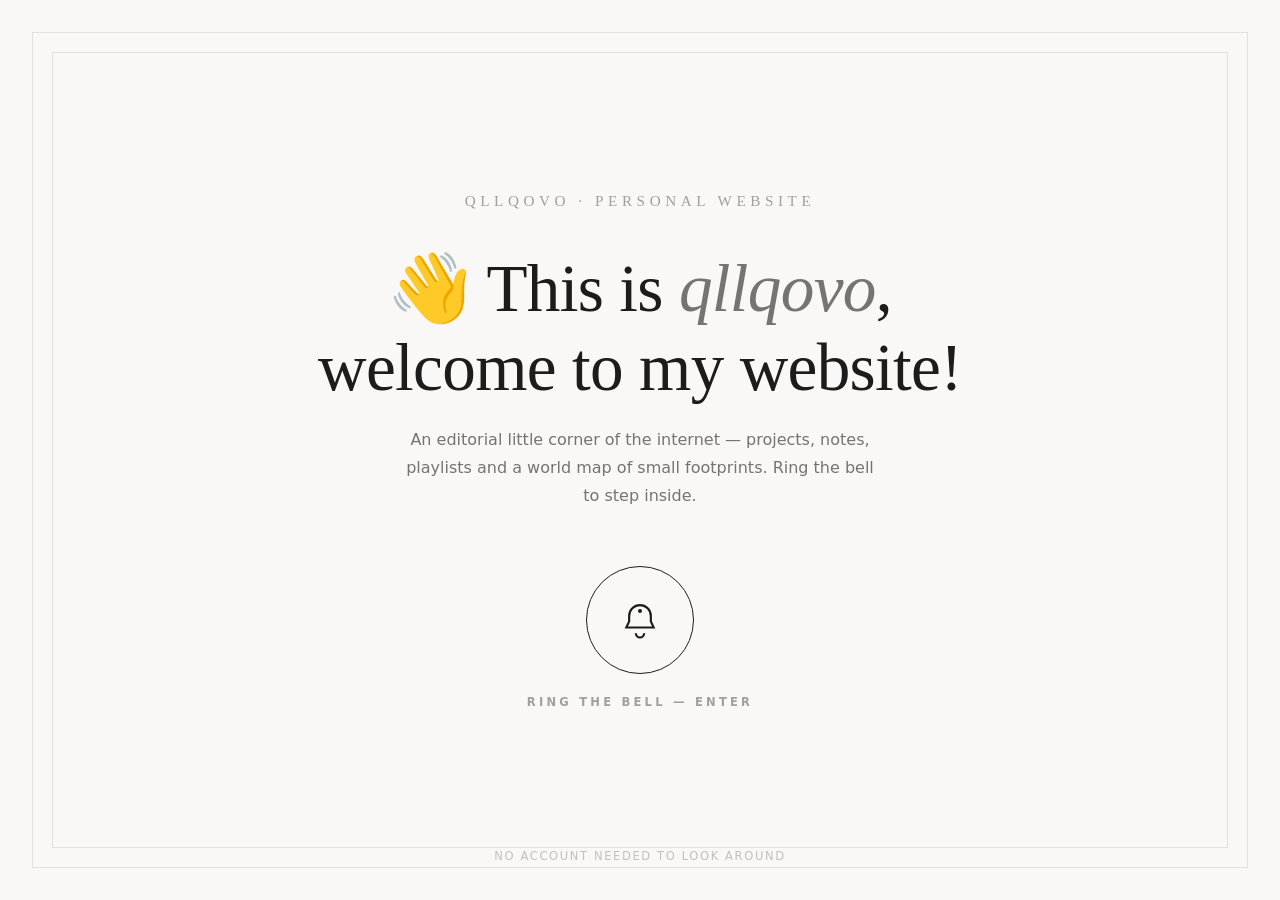
<file: index.html>
<!DOCTYPE html>
<html lang="en">
<head>
<meta charset="UTF-8">
<meta name="viewport" content="width=device-width, initial-scale=1.0">
<title>qllqovo — Welcome</title>
<meta name="description" content="This is qllqovo, welcome to my website.">
<link rel="icon" href="data:image/svg+xml,%3Csvg xmlns='http://www.w3.org/2000/svg' viewBox='0 0 24 24'%3E%3Crect width='24' height='24' fill='%23F9F8F6'/%3E%3Ctext x='12' y='17' font-family='Georgia,serif' font-size='14' fill='%231C1C1C' text-anchor='middle'%3Eq%3C/text%3E%3C/svg%3E">
<link rel="preconnect" href="https://miaoda.feishu.cn">
<link rel="stylesheet" href="https://miaoda.feishu.cn/fonts/css2?family=Playfair+Display:ital,wght@0,400;0,500;0,600;1,400;1,500&family=Karla:wght@400;500;600;700&family=Noto+Serif+SC:wght@400;500;600&family=Noto+Sans+SC:wght@400;500;700&display=swap">
<link rel="stylesheet" href="css/style.css">
</head>
<body>

<main class="welcome">
  <p class="welcome-mark reveal in">qllqovo · personal website</p>

  <h1 class="reveal in">👋 This is <em>qllqovo</em>,<br>welcome to my website!</h1>
  <p class="sub reveal in">An editorial little corner of the internet — projects, notes,
    playlists and a world map of small footprints. Ring the bell to step inside.</p>

  <div class="doorbell-wrap reveal in">
    <a class="doorbell" href="home.html" aria-label="Ring the doorbell to enter" title="Ring the bell">
      <svg viewBox="0 0 24 24" fill="none" stroke="currentColor" stroke-width="1.3" aria-hidden="true">
        <g class="bell">
          <path d="M5.5 9.6a6.5 6.5 0 0 1 13 0v3.2l1.7 3.7H3.8l1.7-3.7V9.6Z"/>
          <path d="M9.5 20a2.5 2.5 0 0 0 5 0"/>
        </g>
        <circle cx="12" cy="6.6" r="1.2" fill="currentColor" stroke="none"/>
      </svg>
    </a>
    <span class="doorbell-label">Ring the bell — enter</span>
  </div>

  <p class="hint">no account needed to look around</p>
</main>

</body>
</html>
</file>
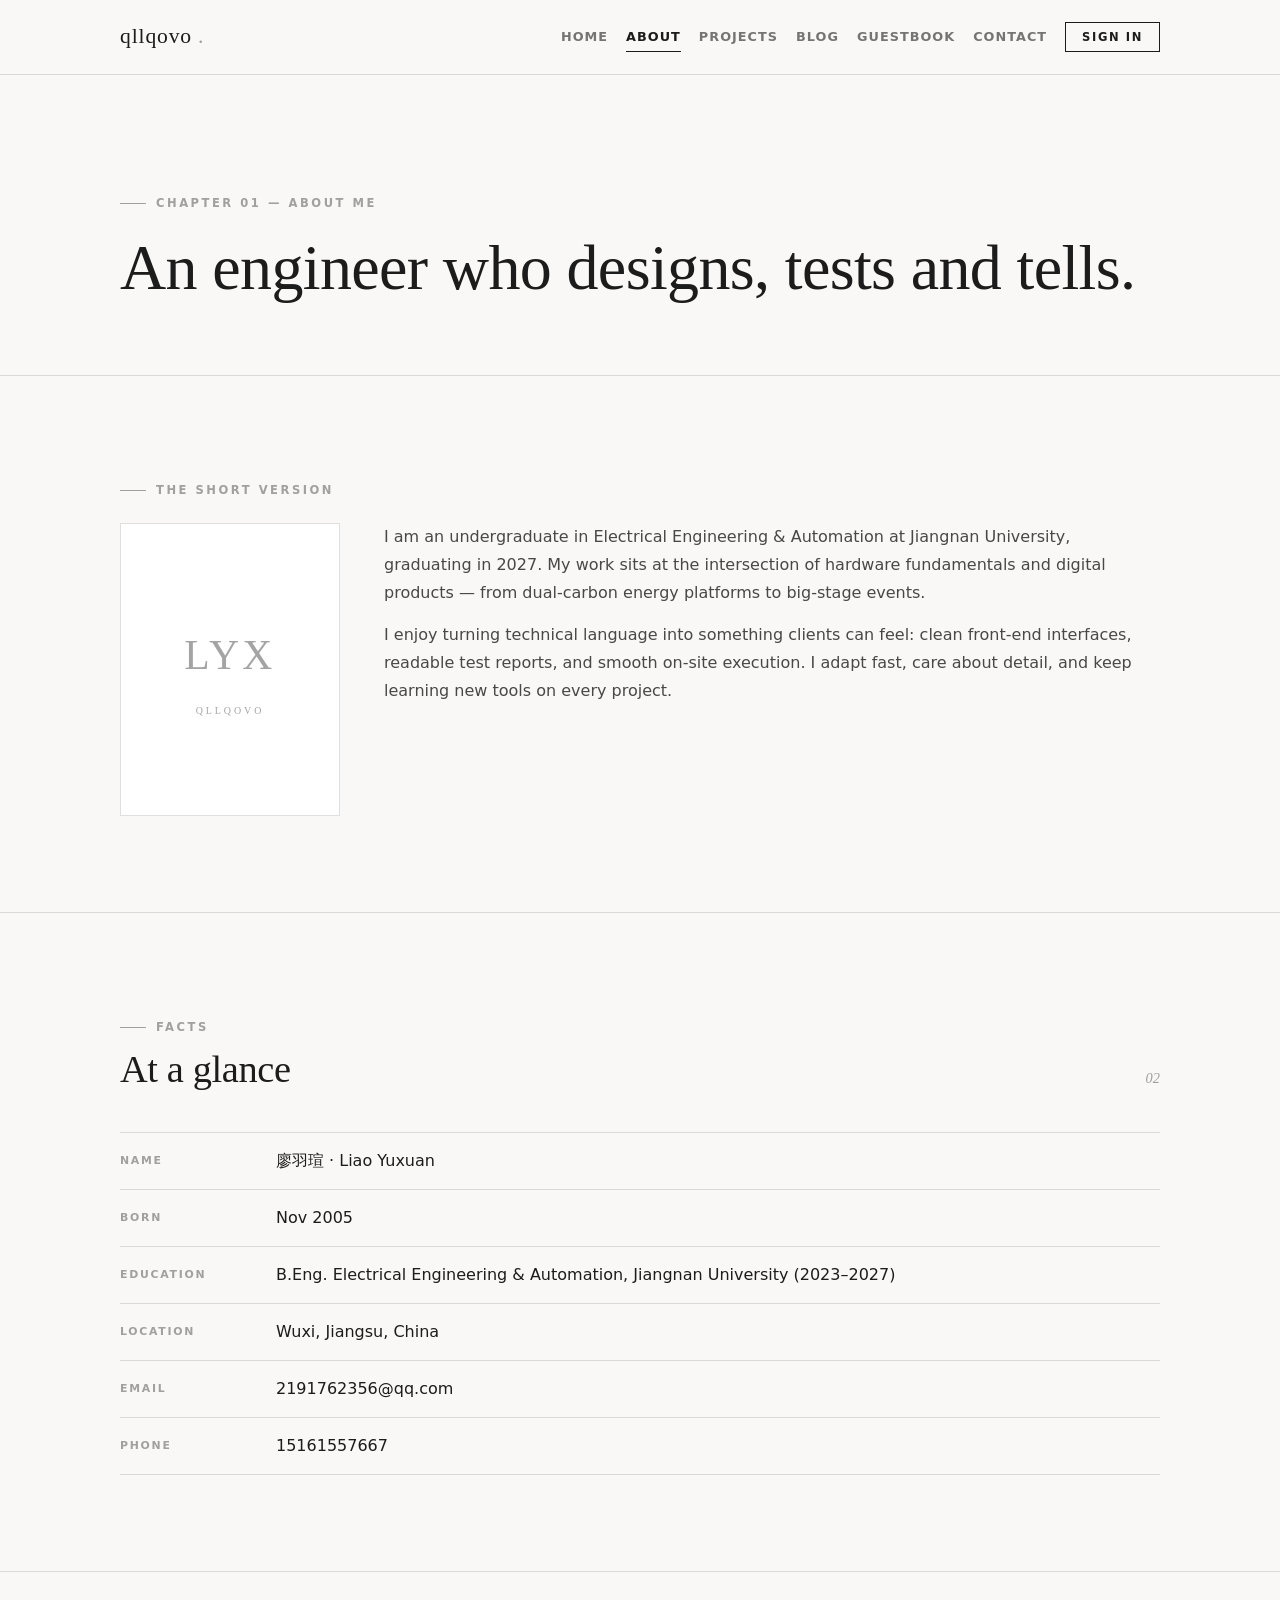
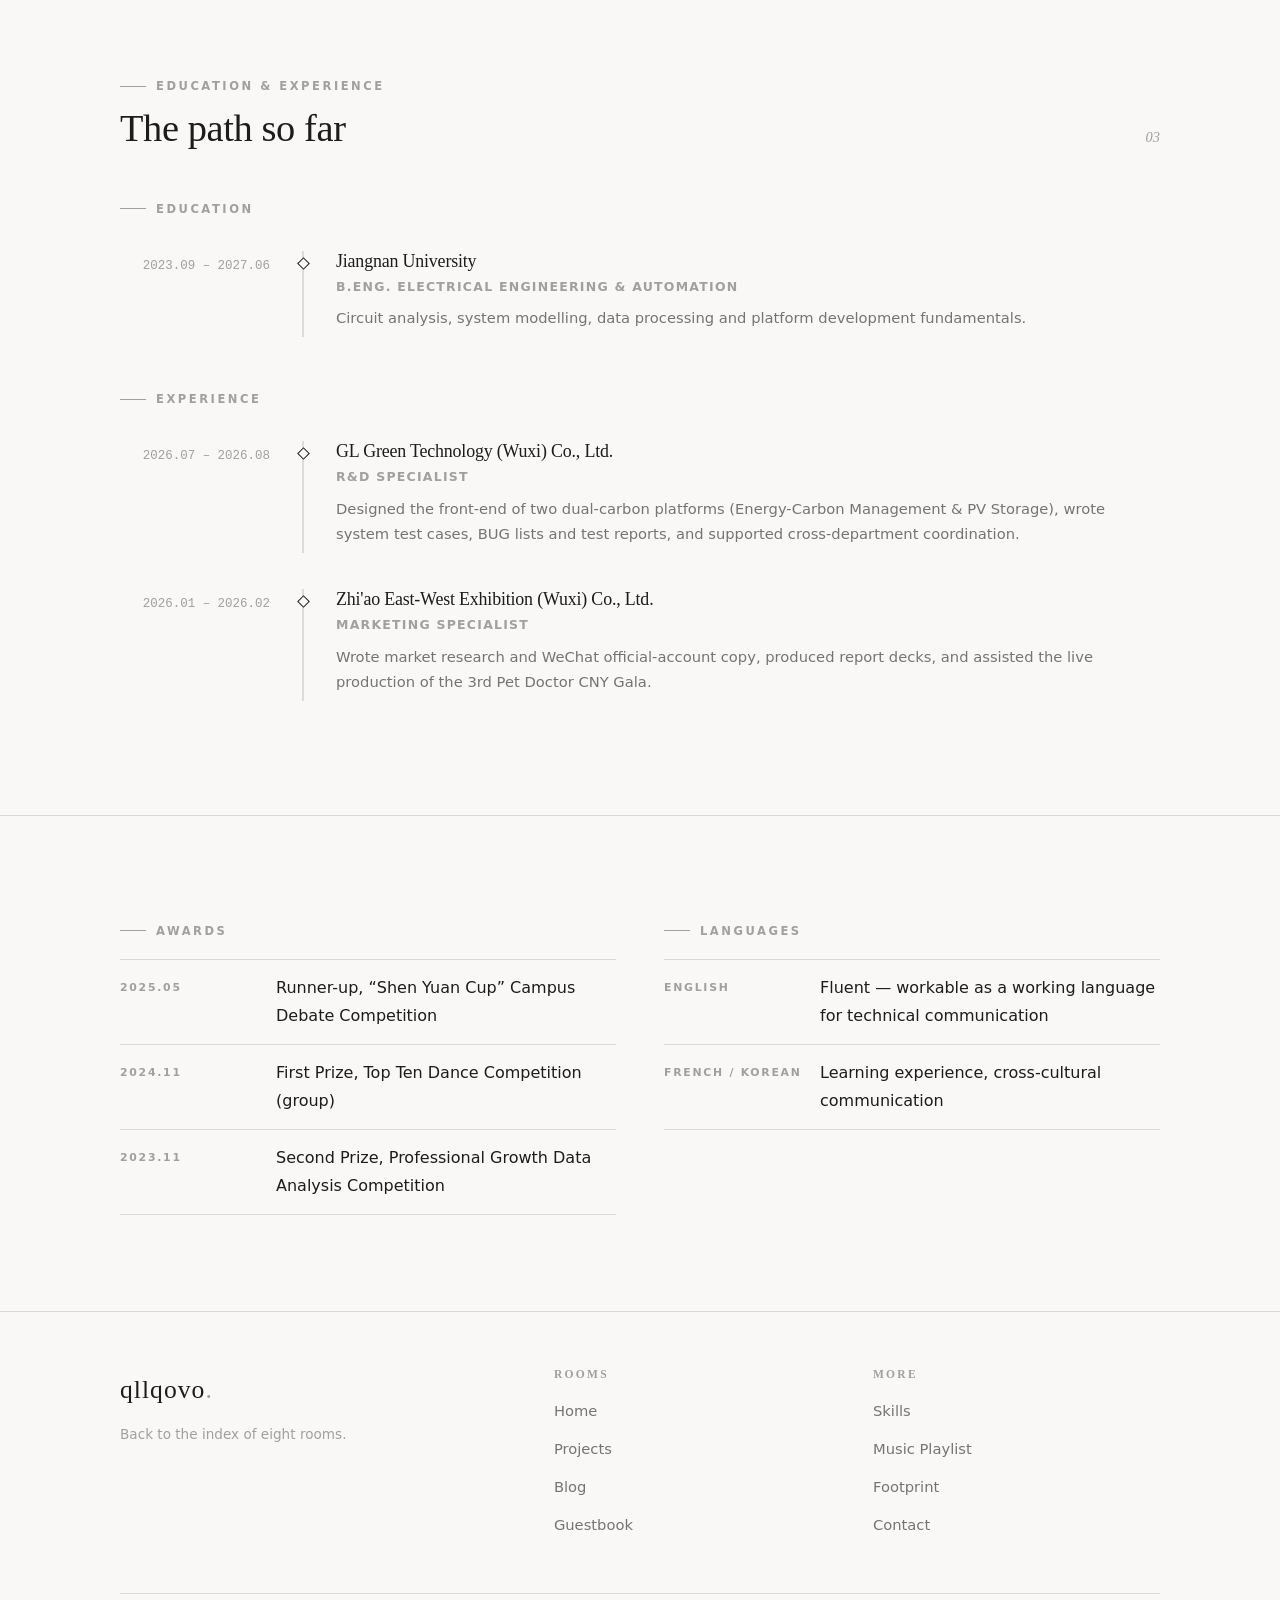
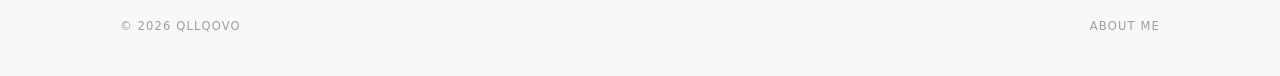
<file: about.html>
<!DOCTYPE html>
<html lang="en">
<head>
<meta charset="UTF-8">
<meta name="viewport" content="width=device-width, initial-scale=1.0">
<title>About Me — qllqovo</title>
<meta name="description" content="About qllqovo — Liao Yuxuan, electrical engineering student at Jiangnan University.">
<link rel="icon" href="data:image/svg+xml,%3Csvg xmlns='http://www.w3.org/2000/svg' viewBox='0 0 24 24'%3E%3Crect width='24' height='24' fill='%23F9F8F6'/%3E%3Ctext x='12' y='17' font-family='Georgia,serif' font-size='14' fill='%231C1C1C' text-anchor='middle'%3Eq%3C/text%3E%3C/svg%3E">
<link rel="preconnect" href="https://miaoda.feishu.cn">
<link rel="stylesheet" href="https://miaoda.feishu.cn/fonts/css2?family=Playfair+Display:ital,wght@0,400;0,500;0,600;1,400;1,500&family=Karla:wght@400;500;600;700&family=Noto+Serif+SC:wght@400;500;600&family=Noto+Sans+SC:wght@400;500;700&display=swap">
<link rel="stylesheet" href="css/style.css">
<style>
.intro-grid { display:grid; gap:44px; grid-template-columns: 220px 1fr; align-items:start; }
@media (max-width: 700px) { .intro-grid { grid-template-columns: 1fr; } }
</style>
</head>
<body>

<header class="masthead">
  <div class="masthead-inner">
    <a class="brand" href="home.html">qllqovo<span class="dot">.</span></a>
    <button class="nav-toggle" id="nav-toggle" aria-label="Menu" aria-expanded="false">
      <span></span><span></span><span></span>
    </button>
    <nav class="nav-links" aria-label="Main">
      <a href="home.html">Home</a>
      <a href="about.html">About</a>
      <a href="projects.html">Projects</a>
      <a href="blog.html">Blog</a>
      <a href="guestbook.html">Guestbook</a>
      <a href="contact.html">Contact</a>
      <span id="auth-slot"></span>
    </nav>
  </div>
</header>

<main>
  <section class="page-hero">
    <div class="container">
      <p class="eyebrow reveal">Chapter 01 — About Me</p>
      <h1 class="reveal"><span class="editable" data-path="about.headline"></span></h1>
    </div>
  </section>

  <section class="section">
    <div class="container">
      <div class="reveal">
        <p class="eyebrow" style="margin-bottom: 22px;">The short version</p>
        <div class="intro-grid">
          <div class="img-edit" data-path="about.portrait" data-field="image" style="border:var(--line); background:var(--paper); aspect-ratio:3/4; width:100%; max-width:220px; position:relative;">
            <div id="portrait-mono" style="width:100%; height:100%; min-height:290px; display:flex; flex-direction:column; align-items:center; justify-content:center; gap:10px; font-family:var(--serif); color:var(--ink-40); text-align:center;">
              <span style="font-size:2.6rem; letter-spacing:0.08em;" id="portrait-letters">LYX</span>
              <span style="font-size:0.62rem; letter-spacing:0.3em; text-transform:uppercase;" id="portrait-name">qllqovo</span>
            </div>
            <img id="portrait-img" alt="Portrait" style="display:none; width:100%; object-fit:cover;">
            <button type="button" class="img-btn">Change photo</button>
            <input type="file" accept="image/*" style="display:none;">
          </div>
          <div id="about-intro"></div>
        </div>
      </div>
    </div>
  </section>

  <section class="section">
    <div class="container">
      <div class="section-head reveal">
        <div>
          <p class="eyebrow">Facts</p>
          <h2>At a glance</h2>
        </div>
        <span class="idx">02</span>
      </div>
      <ul class="rows reveal" id="about-facts"></ul>
    </div>
  </section>

  <section class="section">
    <div class="container">
      <div class="section-head reveal">
        <div>
          <p class="eyebrow">Education &amp; experience</p>
          <h2>The path so far</h2>
        </div>
        <span class="idx">03</span>
      </div>
      <p class="eyebrow reveal" style="margin-bottom: 14px;">Education</p>
      <ul class="timeline reveal" id="about-edu"></ul>
      <p class="eyebrow reveal" style="margin: 34px 0 14px;">Experience</p>
      <ul class="timeline reveal" id="about-exp"></ul>
    </div>
  </section>

  <section class="section">
    <div class="container">
      <div class="grid grid-2" style="gap: 48px;">
        <div class="reveal">
          <p class="eyebrow" style="margin-bottom: 18px;">Awards</p>
          <ul class="rows" id="about-awards"></ul>
        </div>
        <div class="reveal">
          <p class="eyebrow" style="margin-bottom: 18px;">Languages</p>
          <ul class="rows" id="about-langs"></ul>
        </div>
      </div>
    </div>
  </section>
</main>

<footer class="site-footer">
  <div class="container">
    <div class="f-grid">
      <div>
        <div class="f-brand">qllqovo<span style="color:var(--ink-40)">.</span></div>
        <p class="f-tag">Back to the index of eight rooms.</p>
      </div>
      <div class="f-col">
        <h4>Rooms</h4>
        <ul>
          <li><a href="home.html">Home</a></li>
          <li><a href="projects.html">Projects</a></li>
          <li><a href="blog.html">Blog</a></li>
          <li><a href="guestbook.html">Guestbook</a></li>
        </ul>
      </div>
      <div class="f-col">
        <h4>More</h4>
        <ul>
          <li><a href="skills.html">Skills</a></li>
          <li><a href="music.html">Music Playlist</a></li>
          <li><a href="footprint.html">Footprint</a></li>
          <li><a href="contact.html">Contact</a></li>
        </ul>
      </div>
    </div>
    <div class="f-bottom"><span>© 2026 qllqovo</span><span>About Me</span></div>
  </div>
</footer>

<div id="edit-bar-slot"></div>

<script src="js/config.js"></script>
<script src="js/data.js"></script>
<script src="js/app.js"></script>
<script>
function renderAbout() {
  const data = loadData();
  const a = data.about;

  document.querySelector('[data-path="about.headline"]').textContent = a.headline;

  const introHost = document.getElementById("about-intro");
  introHost.innerHTML = "";
  a.intro.forEach(function (p, i) {
    const el = document.createElement("p");
    el.className = "editable";
    el.setAttribute("data-path", "about.intro." + i);
    el.textContent = p;
    el.style.marginBottom = "14px";
    el.style.color = "var(--ink-80)";
    introHost.appendChild(el);
  });

  const factsHost = document.getElementById("about-facts");
  factsHost.innerHTML = "";
  a.facts.forEach(function (f, i) {
    const li = document.createElement("li");
    li.innerHTML = '<span class="k">' + esc(f.k) + '</span><span class="v editable" data-path="about.facts.' + i + '.v">' + esc(f.v) + "</span>";
    factsHost.appendChild(li);
  });

  function timeline(host, list, pathPrefix) {
    host.innerHTML = "";
    list.forEach(function (it, i) {
      const li = document.createElement("li");
      li.innerHTML =
        '<div class="tl-time">' + esc(it.time) + "</div>" +
        '<div class="tl-axis"><span class="tl-dot"></span></div>' +
        '<div class="tl-body">' +
          '<h4 class="editable" data-path="' + pathPrefix + "." + i + '.org">' + esc(it.org) + "</h4>" +
          '<div class="sub editable" data-path="' + pathPrefix + "." + i + '.role">' + esc(it.role) + "</div>" +
          '<p class="editable" data-path="' + pathPrefix + "." + i + '.desc">' + esc(it.desc) + "</p>" +
        "</div>";
      host.appendChild(li);
    });
  }
  timeline(document.getElementById("about-edu"), a.education, "about.education");
  timeline(document.getElementById("about-exp"), a.experience, "about.experience");

  const awHost = document.getElementById("about-awards");
  awHost.innerHTML = "";
  a.awards.forEach(function (aw, i) {
    const li = document.createElement("li");
    li.innerHTML = '<span class="k">' + esc(aw.time) + '</span><span class="v editable" data-path="about.awards.' + i + '.name">' + esc(aw.name) + "</span>";
    awHost.appendChild(li);
  });

  const lgHost = document.getElementById("about-langs");
  lgHost.innerHTML = "";
  a.languages.forEach(function (l, i) {
    const li = document.createElement("li");
    li.innerHTML = '<span class="k">' + esc(l.name) + '</span><span class="v editable" data-path="about.languages.' + i + '.level">' + esc(l.level) + "</span>";
    lgHost.appendChild(li);
  });

  /* portrait: show uploaded photo if any, else keep the monogram */
  const portraitBox = document.querySelector('[data-path="about.portrait"]');
  if (a.portrait) {
    document.getElementById("portrait-mono").style.display = "none";
    const img = document.getElementById("portrait-img");
    img.src = a.portrait;
    img.style.display = "block";
  }
  if (!portraitBox.dataset.bound) {
    portraitBox.dataset.bound = "1";
    bindImageUpload(portraitBox, function (dataUrl) {
      document.getElementById("portrait-mono").style.display = "none";
      const img = document.getElementById("portrait-img");
      img.src = dataUrl;
      img.style.display = "block";
      toast("Photo ready — click Save to persist.");
    });
  }

  applyEditState();
}
window.__pageRender = renderAbout;
document.addEventListener("DOMContentLoaded", function () {
  renderAbout();
  initShell();
});
</script>
</body>
</html>
</file>
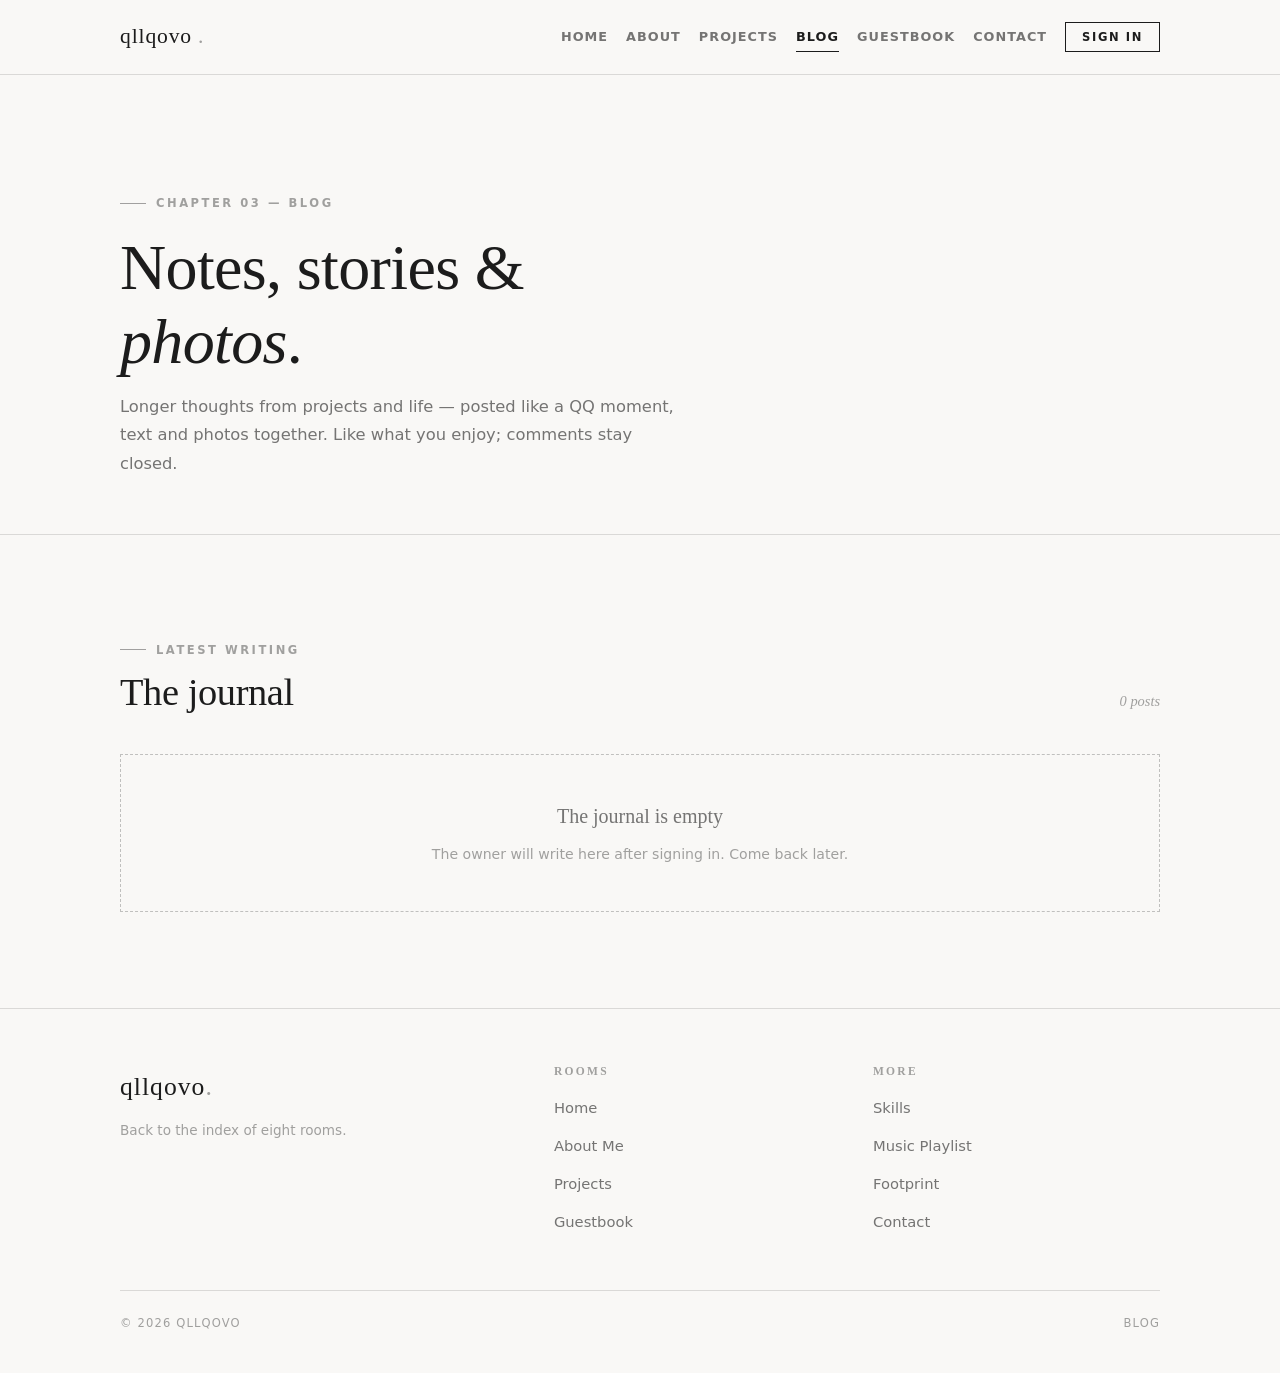
<file: blog.html>
<!DOCTYPE html>
<html lang="en">
<head>
<meta charset="UTF-8">
<meta name="viewport" content="width=device-width, initial-scale=1.0">
<title>Blog — qllqovo</title>
<meta name="description" content="Blog by qllqovo — notes and stories with photos. Like what you enjoy; comments stay closed.">
<link rel="icon" href="data:image/svg+xml,%3Csvg xmlns='http://www.w3.org/2000/svg' viewBox='0 0 24 24'%3E%3Crect width='24' height='24' fill='%23F9F8F6'/%3E%3Ctext x='12' y='17' font-family='Georgia,serif' font-size='14' fill='%231C1C1C' text-anchor='middle'%3Eq%3C/text%3E%3C/svg%3E">
<link rel="preconnect" href="https://miaoda.feishu.cn">
<link rel="stylesheet" href="https://miaoda.feishu.cn/fonts/css2?family=Playfair+Display:ital,wght@0,400;0,500;0,600;1,400;1,500&family=Karla:wght@400;500;600;700&family=Noto+Serif+SC:wght@400;500;600&family=Noto+Sans+SC:wght@400;500;700&display=swap">
<link rel="stylesheet" href="css/style.css">
<style>
.article-overlay {
  position: fixed; inset: 0;
  background: var(--bg);
  z-index: 120;
  overflow-y: auto;
  display: none;
}
.article-overlay.open { display: block; }
.article-overlay .ao-bar {
  position: sticky; top: 0;
  background: rgba(249,248,246,0.94);
  backdrop-filter: blur(8px);
  border-bottom: var(--line);
  z-index: 5;
}
.article-overlay .ao-inner { max-width: 780px; margin: 0 auto; padding: 40px 24px 80px; }
.article-overlay .ao-close {
  background: none; border: 1px solid var(--ink);
  padding: 9px 20px;
  font-size: 0.7rem; font-weight: 600; letter-spacing: 0.16em; text-transform: uppercase;
  transition: all 0.25s var(--ease);
}
.article-overlay .ao-close:hover { background: var(--ink); color: var(--bg); }
.ao-body p { color: var(--ink-80); margin-bottom: 18px; font-size: 1.02rem; line-height: 1.9; }

/* ---- photo grid (QQ-moment style) ---- */
.img-grid { display: grid; gap: 8px; margin: 10px 0 30px; }
.img-grid.img-1 { grid-template-columns: 1fr; }
.img-grid.img-2 { grid-template-columns: 1fr 1fr; }
.img-grid.img-3 { grid-template-columns: repeat(3, 1fr); }
.img-cell { position: relative; margin: 0; overflow: hidden; border: var(--line); background: #fff; }
.img-cell img { width: 100%; height: 100%; object-fit: cover; display: block; cursor: zoom-in; }
.img-grid.img-1 .img-cell img { max-height: 540px; object-fit: contain; }
.img-cell .img-del {
  position: absolute; top: 8px; right: 8px; z-index: 3;
  width: 30px; height: 30px; border-radius: 50%;
  border: 1px solid var(--ink); background: var(--bg);
  font-size: 1rem; line-height: 1; cursor: pointer; display: none;
}
.edit-on .img-cell .img-del { display: block; }
.img-cell .img-del:hover { background: var(--ink); color: var(--bg); }
.add-photos {
  display: none; margin: -18px 0 30px;
  background: none; border: 1px dashed var(--ink-40);
  padding: 10px 18px; font-size: 0.8rem; letter-spacing: 0.08em; cursor: pointer;
}
.edit-on .add-photos { display: inline-block; }
.add-photos:hover { border-color: var(--ink); }

/* ---- like (per-device, no login needed) ---- */
.like-row { display: flex; align-items: center; gap: 18px; margin: 34px 0 6px; padding-top: 18px; border-top: var(--line); }
.like-btn {
  display: inline-flex; align-items: center; gap: 8px;
  background: none; border: 1px solid var(--ink-40);
  padding: 9px 20px; font-size: 0.82rem; font-weight: 600; letter-spacing: 0.12em;
  cursor: pointer; transition: all 0.25s var(--ease);
}
.like-btn svg { width: 16px; height: 16px; }
.like-btn:hover { border-color: var(--ink); }
.like-btn.liked { border-color: var(--ink); background: var(--ink); color: var(--bg); }
.like-note { font-size: 0.72rem; color: var(--ink-40); letter-spacing: 0.06em; }

/* ---- list cards ---- */
.post-thumbs { display: flex; gap: 6px; margin-top: 12px; }
.post-thumbs img { width: 58px; height: 58px; object-fit: cover; border: var(--line); }
.post-thumbs .pt-more {
  width: 58px; height: 58px; display: flex; align-items: center; justify-content: center;
  border: var(--line); font-size: 0.72rem; color: var(--ink-40); background: var(--bg);
}
.card-like { display: flex; align-items: center; justify-content: space-between; margin: 4px 0 26px; }

/* ---- composer photo picker ---- */
#bp-photo-grid { display: grid; grid-template-columns: repeat(3, 1fr); gap: 8px; margin: 10px 0 6px; }
#bp-photo-grid .bp-cell { position: relative; border: var(--line); overflow: hidden; }
#bp-photo-grid img { width: 100%; height: 86px; object-fit: cover; display: block; }
#bp-photo-grid .bp-rm {
  position: absolute; top: 4px; right: 4px; width: 22px; height: 22px; border-radius: 50%;
  border: 1px solid var(--ink); background: var(--bg); cursor: pointer; font-size: 0.8rem; line-height: 1;
}
#bp-photo-grid .bp-rm:hover { background: var(--ink); color: var(--bg); }

/* ---- lightbox ---- */
#lightbox {
  position: fixed; inset: 0; z-index: 400;
  background: rgba(20,20,20,0.94);
  display: none; align-items: center; justify-content: center;
  cursor: zoom-out;
}
#lightbox.open { display: flex; }
#lightbox img { max-width: 94vw; max-height: 92vh; }
</style>
</head>
<body>

<header class="masthead">
  <div class="masthead-inner">
    <a class="brand" href="home.html">qllqovo<span class="dot">.</span></a>
    <button class="nav-toggle" id="nav-toggle" aria-label="Menu" aria-expanded="false">
      <span></span><span></span><span></span>
    </button>
    <nav class="nav-links" aria-label="Main">
      <a href="home.html">Home</a>
      <a href="about.html">About</a>
      <a href="projects.html">Projects</a>
      <a href="blog.html">Blog</a>
      <a href="guestbook.html">Guestbook</a>
      <a href="contact.html">Contact</a>
      <span id="auth-slot"></span>
    </nav>
  </div>
</header>

<main>
  <section class="page-hero">
    <div class="container">
      <p class="eyebrow reveal">Chapter 03 — Blog</p>
      <h1 class="reveal">Notes, stories &amp;<br><em class="italic">photos</em>.</h1>
      <p class="lede reveal">Longer thoughts from projects and life — posted like a
        QQ moment, text and photos together. Like what you enjoy; comments stay closed.</p>
    </div>
  </section>

  <section class="section">
    <div class="container">
      <div class="section-head reveal">
        <div>
          <p class="eyebrow">Latest writing</p>
          <h2>The journal</h2>
        </div>
        <span class="idx" id="post-count">0 posts</span>
      </div>
      <div id="post-list"></div>
      <div id="post-add-slot" style="display:none;">
        <button class="add-btn" id="post-add-btn">+ Write a post</button>
      </div>
    </div>
  </section>
</main>

<footer class="site-footer">
  <div class="container">
    <div class="f-grid">
      <div>
        <div class="f-brand">qllqovo<span style="color:var(--ink-40)">.</span></div>
        <p class="f-tag">Back to the index of eight rooms.</p>
      </div>
      <div class="f-col">
        <h4>Rooms</h4>
        <ul>
          <li><a href="home.html">Home</a></li>
          <li><a href="about.html">About Me</a></li>
          <li><a href="projects.html">Projects</a></li>
          <li><a href="guestbook.html">Guestbook</a></li>
        </ul>
      </div>
      <div class="f-col">
        <h4>More</h4>
        <ul>
          <li><a href="skills.html">Skills</a></li>
          <li><a href="music.html">Music Playlist</a></li>
          <li><a href="footprint.html">Footprint</a></li>
          <li><a href="contact.html">Contact</a></li>
        </ul>
      </div>
    </div>
    <div class="f-bottom"><span>© 2026 qllqovo</span><span>Blog</span></div>
  </div>
</footer>

<div id="edit-bar-slot"></div>

<!-- article overlay -->
<div class="article-overlay" id="article-overlay">
  <div class="ao-bar">
    <div class="container" style="display:flex; justify-content:space-between; align-items:center; padding-top:14px; padding-bottom:14px;">
      <span class="brand" style="font-size:1.1rem;">qllqovo<span class="dot">.</span> blog</span>
      <button class="ao-close" id="ao-close">Close</button>
    </div>
  </div>
  <div class="ao-inner" id="ao-content"></div>
</div>

<!-- lightbox -->
<div id="lightbox"><img id="lightbox-img" alt=""></div>

<script src="js/config.js"></script>
<script src="js/data.js"></script>
<script src="js/app.js"></script>
<script>
var CURRENT_POST = null;
var MAX_PHOTOS = 9;
var _firstRender = true;

/* ---------- likes (per device, no login required) ---------- */
var QL_LIKES_KEY = "qllqovo_blog_likes";
function getLikes() {
  try { return JSON.parse(localStorage.getItem(QL_LIKES_KEY)) || {}; } catch (e) { return {}; }
}
function isLiked(id) { return !!getLikes()[id]; }
function toggleLike(id) {
  const likes = getLikes();
  if (likes[id]) delete likes[id]; else likes[id] = 1;
  try { localStorage.setItem(QL_LIKES_KEY, JSON.stringify(likes)); } catch (e) {}
  return !!likes[id];
}
var HEART_OUT = '<svg viewBox="0 0 24 24" fill="none" stroke="currentColor" stroke-width="1.7" aria-hidden="true"><path d="M12 20.6S4.6 15.6 2.2 11.4C.6 8.4 1.6 4.9 4.5 3.6c2-1 4.3-.4 5.9 1.2L12 6.6l1.6-1.8c1.6-1.6 3.9-2.2 5.9-1.2 2.9 1.3 3.9 4.8 2.3 7.8C19.4 15.6 12 20.6 12 20.6z"/></svg>';
var HEART_FILL = '<svg viewBox="0 0 24 24" fill="currentColor" stroke="none" aria-hidden="true"><path d="M12 20.6S4.6 15.6 2.2 11.4C.6 8.4 1.6 4.9 4.5 3.6c2-1 4.3-.4 5.9 1.2L12 6.6l1.6-1.8c1.6-1.6 3.9-2.2 5.9-1.2 2.9 1.3 3.9 4.8 2.3 7.8C19.4 15.6 12 20.6 12 20.6z"/></svg>';

function likeBtnHtml(id) {
  const liked = isLiked(id);
  return '<button type="button" class="like-btn' + (liked ? " liked" : "") + '" data-like="' + id + '">' +
    (liked ? HEART_FILL : HEART_OUT) + "<span>" + (liked ? "Liked" : "Like") + "</span></button>";
}
function bindLikeButtons(scope) {
  (scope || document).querySelectorAll("[data-like]").forEach(function (btn) {
    btn.addEventListener("click", function (e) {
      e.stopPropagation();
      const id = btn.getAttribute("data-like");
      toggleLike(id);
      renderLikes(id);
      toast(isLiked(id) ? "Liked ♥" : "Like removed");
    });
  });
}
function renderLikes(id) {
  document.querySelectorAll("[data-like]").forEach(function (btn) {
    if (id && btn.getAttribute("data-like") !== id) return;
    const liked = isLiked(btn.getAttribute("data-like"));
    btn.classList.toggle("liked", liked);
    btn.innerHTML = (liked ? HEART_FILL : HEART_OUT) + "<span>" + (liked ? "Liked" : "Like") + "</span>";
  });
}

/* ---------- photo helpers ---------- */
function imagesOf(post) {
  if (post.images && post.images.length) return post.images;
  if (post.image) return [post.image];
  return [];
}
function compressPhoto(file, cb) {
  const reader = new FileReader();
  reader.onload = function (e) {
    const img = new Image();
    img.onload = function () {
      const maxW = 1080;
      const scale = Math.min(1, maxW / img.width);
      const w = Math.round(img.width * scale);
      const h = Math.round(img.height * scale);
      const canvas = document.createElement("canvas");
      canvas.width = w; canvas.height = h;
      const ctx = canvas.getContext("2d");
      ctx.fillStyle = "#FFFFFF";
      ctx.fillRect(0, 0, w, h);
      ctx.drawImage(img, 0, 0, w, h);
      cb(canvas.toDataURL("image/jpeg", 0.72));
    };
    img.onerror = function () { toast("Could not read that image."); };
    img.src = e.target.result;
  };
  reader.readAsDataURL(file);
}
function openLightbox(src) {
  const lb = document.getElementById("lightbox");
  document.getElementById("lightbox-img").src = src;
  lb.classList.add("open");
}
function closeLightbox() {
  document.getElementById("lightbox").classList.remove("open");
}

/* ---------- list ---------- */
function renderPosts() {
  const data = loadData();
  const host = document.getElementById("post-list");
  host.innerHTML = "";
  document.getElementById("post-count").textContent = data.blog.length + (data.blog.length === 1 ? " post" : " posts");

  if (!data.blog.length) {
    host.innerHTML = emptyState("The journal is empty", "The owner will write here after signing in. Come back later.");
    return;
  }

  data.blog.slice().reverse().forEach(function (post) {
    const row = document.createElement("article");
    row.className = "reveal";
    const excerpt = post.excerpt || (post.content && post.content[0] ? post.content[0] : "");
    const imgs = imagesOf(post);
    let thumbs = "";
    if (imgs.length) {
      thumbs = '<div class="post-thumbs">';
      imgs.slice(0, 3).forEach(function (src) {
        thumbs += '<img src="' + src + '" alt="" loading="lazy">';
      });
      if (imgs.length > 3) thumbs += '<span class="pt-more">+' + (imgs.length - 3) + "</span>";
      thumbs += "</div>";
    }
    row.innerHTML =
      '<div class="post-item" role="button" tabindex="0" data-open="' + post.id + '">' +
        '<div class="meta">' + esc(post.category || "Note") + " · " + esc(post.date) + "</div>" +
        "<h3>" + esc(post.title) + "</h3>" +
        "<p>" + esc(excerpt) + "</p>" +
        thumbs +
        '<span class="more">Read post</span>' +
      "</div>" +
      '<div class="card-like">' +
        likeBtnHtml(post.id) +
        '<span class="like-note">Likes are saved on this device</span>' +
      "</div>" +
      '<div class="flex" style="justify-content:flex-end; margin:-8px 0 22px; display:none;" data-del-row>' +
        '<button class="del-btn danger" data-del="' + post.id + '">Delete post</button>' +
      "</div>";
    host.appendChild(row);
  });

  host.querySelectorAll("[data-open]").forEach(function (el) {
    el.addEventListener("click", function () { openPost(el.getAttribute("data-open")); });
    el.addEventListener("keydown", function (e) {
      if (e.key === "Enter" || e.key === " ") { e.preventDefault(); openPost(el.getAttribute("data-open")); }
    });
  });
  bindLikeButtons(host);
  /* elements re-rendered after the initial page load never get observed by
     initReveal, so force them visible instead of leaving them at opacity:0 */
  if (!_firstRender) {
    host.querySelectorAll(".reveal").forEach(function (el) { el.classList.add("in"); });
  }
  _firstRender = false;
}

function openPost(id) {
  const data = loadData();
  const idx = data.blog.findIndex(function (p) { return p.id === id; });
  if (idx < 0) return;
  CURRENT_POST = idx;
  renderArticle();
  document.getElementById("article-overlay").classList.add("open");
  document.body.classList.add("no-scroll");
  document.getElementById("article-overlay").scrollTop = 0;
}

function closeArticle() {
  document.getElementById("article-overlay").classList.remove("open");
  document.body.classList.remove("no-scroll");
}

/* ---------- article (text + photo grid + like, no comments) ---------- */
function renderArticle() {
  const data = loadData();
  const post = data.blog[CURRENT_POST];
  const host = document.getElementById("ao-content");
  if (!post) return;

  const imgs = imagesOf(post);
  let gridHtml = "";
  if (imgs.length) {
    const cls = imgs.length === 1 ? "img-1" : imgs.length === 2 ? "img-2" : "img-3";
    gridHtml = '<div class="img-grid ' + cls + '">';
    imgs.forEach(function (src, i) {
      gridHtml +=
        '<figure class="img-cell" data-cell="' + i + '">' +
          '<img src="' + src + '" alt="" loading="lazy" data-full="' + i + '">' +
          '<button type="button" class="img-del" data-rmi="' + i + '" aria-label="Remove photo">&times;</button>' +
        "</figure>";
    });
    gridHtml += "</div>";
    if (isEditMode()) {
      gridHtml += '<button type="button" class="add-photos" id="ao-add-photos">+ Add photos</button>';
    }
  } else if (isEditMode()) {
    gridHtml = '<button type="button" class="add-photos" id="ao-add-photos">+ Add photos</button>';
  }

  let paras = "";
  post.content.forEach(function (p, i) {
    paras += '<p class="editable" data-path="blog.' + CURRENT_POST + '.content.' + i + '">' + esc(p) + "</p>";
  });

  host.innerHTML =
    '<p class="eyebrow" style="margin-bottom:14px;">' + esc(post.category || "Note") + " · " + esc(post.date) + "</p>" +
    '<h1 class="editable" data-path="blog.' + CURRENT_POST + '.title" style="font-size:clamp(1.9rem,4.4vw,3rem); margin-bottom:26px;">' + esc(post.title) + "</h1>" +
    gridHtml +
    paras +
    '<div class="like-row">' +
      likeBtnHtml(post.id) +
      '<span class="like-note">Likes are saved on this device — no sign-in needed.</span>' +
    "</div>";

  /* photo grid interactions */
  host.querySelectorAll("[data-full]").forEach(function (img) {
    img.addEventListener("click", function (e) {
      if (e.target.closest(".img-del")) return;
      if (document.body.classList.contains("edit-on")) return;
      openLightbox(img.getAttribute("src"));
    });
  });
  host.querySelectorAll("[data-rmi]").forEach(function (btn) {
    btn.addEventListener("click", function (e) {
      e.stopPropagation();
      const i = Number(btn.getAttribute("data-rmi"));
      const data = loadData();
      const p = data.blog[CURRENT_POST];
      const arr = imagesOf(p);
      arr.splice(i, 1);
      if (arr.length) { p.images = arr; p.image = arr[0]; }
      else { p.images = []; p.image = null; }
      saveData(data);
      renderArticle();
      toast("Photo removed — Save not needed, synced.");
    });
  });
  const addBtn = host.querySelector("#ao-add-photos");
  if (addBtn) {
    addBtn.addEventListener("click", function () {
      const input = document.createElement("input");
      input.type = "file"; input.accept = "image/*"; input.multiple = true;
      input.addEventListener("change", function () {
        if (!input.files || !input.files.length) return;
        const data = loadData();
        const p = data.blog[CURRENT_POST];
        let arr = imagesOf(p).slice();
        const files = Array.prototype.slice.call(input.files);
        if (arr.length + files.length > MAX_PHOTOS) {
          toast("Up to " + MAX_PHOTOS + " photos per post.");
          return;
        }
        let pending = files.length;
        files.forEach(function (f) {
          compressPhoto(f, function (dUrl) {
            arr.push(dUrl);
            pending--;
            if (pending === 0) {
              p.images = arr; p.image = arr[0] || null;
              saveData(data);
              renderArticle();
              toast("Photos added — synced.");
            }
          });
        });
      });
      input.click();
    });
  }
  bindLikeButtons(host);

  applyEditState();
}

/* ---------- composer (QQ-moment style: text + up to 9 photos) ---------- */
function postForm() {
  return (
    '<form id="post-form">' +
      '<p class="eyebrow">New entry</p><h3>Write a post</h3>' +
      '<div class="field"><label>Title</label><input type="text" id="bp-title" required></div>' +
      '<div class="field"><label>Category</label><input type="text" id="bp-cat" placeholder="Note / Project / Life"></div>' +
      '<div class="field"><label>Content</label><textarea id="bp-content" placeholder="Write like a QQ moment…" style="min-height:160px;"></textarea></div>' +
      '<div class="field"><label>Photos (up to ' + MAX_PHOTOS + ', auto-compressed)</label>' +
        '<input type="file" id="bp-photos" accept="image/*" multiple>' +
        '<div id="bp-photo-grid"></div>' +
      "</div>" +
      '<div class="modal-foot"><button type="button" class="btn btn-ghost btn-sm" data-close="1">Cancel</button><button type="submit" class="btn btn-sm">Publish post</button></div>' +
    "</form>"
  );
}

document.addEventListener("DOMContentLoaded", function () {
  renderPosts();
  document.getElementById("ao-close").addEventListener("click", closeArticle);
  document.getElementById("lightbox").addEventListener("click", closeLightbox);

  document.addEventListener("qledit", function () {
    document.getElementById("post-add-slot").style.display = isEditMode() ? "block" : "none";
    document.querySelectorAll("[data-del-row]").forEach(function (r) {
      r.style.display = isEditMode() ? "flex" : "none";
    });
    if (document.getElementById("article-overlay").classList.contains("open")) renderArticle();
  });

  document.getElementById("post-list").addEventListener("click", function (e) {
    const btn = e.target.closest("[data-del]");
    if (!btn) return;
    const data = loadData();
    data.blog = data.blog.filter(function (p) { return p.id !== btn.getAttribute("data-del"); });
    saveData(data);
    renderPosts();
    toast("Post deleted.");
  });

  document.getElementById("post-add-btn").addEventListener("click", function () {
    const body = openModal(postForm());
    body.querySelectorAll("[data-close]").forEach(function (b) { b.addEventListener("click", closeModal); });

    const photos = [];
    const grid = body.querySelector("#bp-photo-grid");
    function renderPhotoGrid() {
      grid.innerHTML = "";
      photos.forEach(function (src, i) {
        const cell = document.createElement("div");
        cell.className = "bp-cell";
        cell.innerHTML = '<img src="' + src + '" alt="">';
        const rm = document.createElement("button");
        rm.type = "button"; rm.className = "bp-rm"; rm.textContent = "×";
        rm.addEventListener("click", function () { photos.splice(i, 1); renderPhotoGrid(); });
        cell.appendChild(rm);
        grid.appendChild(cell);
      });
    }
    const photoInput = body.querySelector("#bp-photos");
    photoInput.addEventListener("change", function () {
      if (!photoInput.files || !photoInput.files.length) return;
      const files = Array.prototype.slice.call(photoInput.files);
      if (photos.length + files.length > MAX_PHOTOS) {
        toast("Up to " + MAX_PHOTOS + " photos per post.");
        photoInput.value = "";
        return;
      }
      let pending = files.length;
      files.forEach(function (f) {
        compressPhoto(f, function (dUrl) {
          photos.push(dUrl);
          pending--;
          if (pending === 0) { renderPhotoGrid(); toast("Photos ready — publish to save."); }
        });
      });
      photoInput.value = "";
    });

    body.querySelector("#post-form").addEventListener("submit", function (e) {
      e.preventDefault();
      const data = loadData();
      const now = new Date();
      const content = body.querySelector("#bp-content").value.split(/\n\s*\n/).map(function (s) { return s.trim(); }).filter(Boolean);
      const title = body.querySelector("#bp-title").value.trim() || "Untitled";
      data.blog.push({
        id: uid("post"),
        title: title,
        category: body.querySelector("#bp-cat").value.trim() || "Note",
        excerpt: content.length ? content[0].slice(0, 120) : "",
        date: now.getFullYear() + "." + String(now.getMonth() + 1).padStart(2, "0") + "." + String(now.getDate()).padStart(2, "0"),
        content: content,
        image: photos.length ? photos[0] : null,
        images: photos.slice(),
        comments: []
      });
      saveData(data);
      closeModal();
      renderPosts();
      toast("Post published.");
    });
  });

  window.__pageRender = renderPosts;
  /* re-pull from cloud when the tab becomes visible again (e.g. phone
     unlocked), so posts published on other devices appear without reload */
  document.addEventListener("visibilitychange", function () {
    if (document.visibilityState === "visible" && typeof reSyncFromRemote === "function") {
      reSyncFromRemote(window.__pageRender);
    }
  });

  initShell();
});
</script>
</body>
</html>
</file>
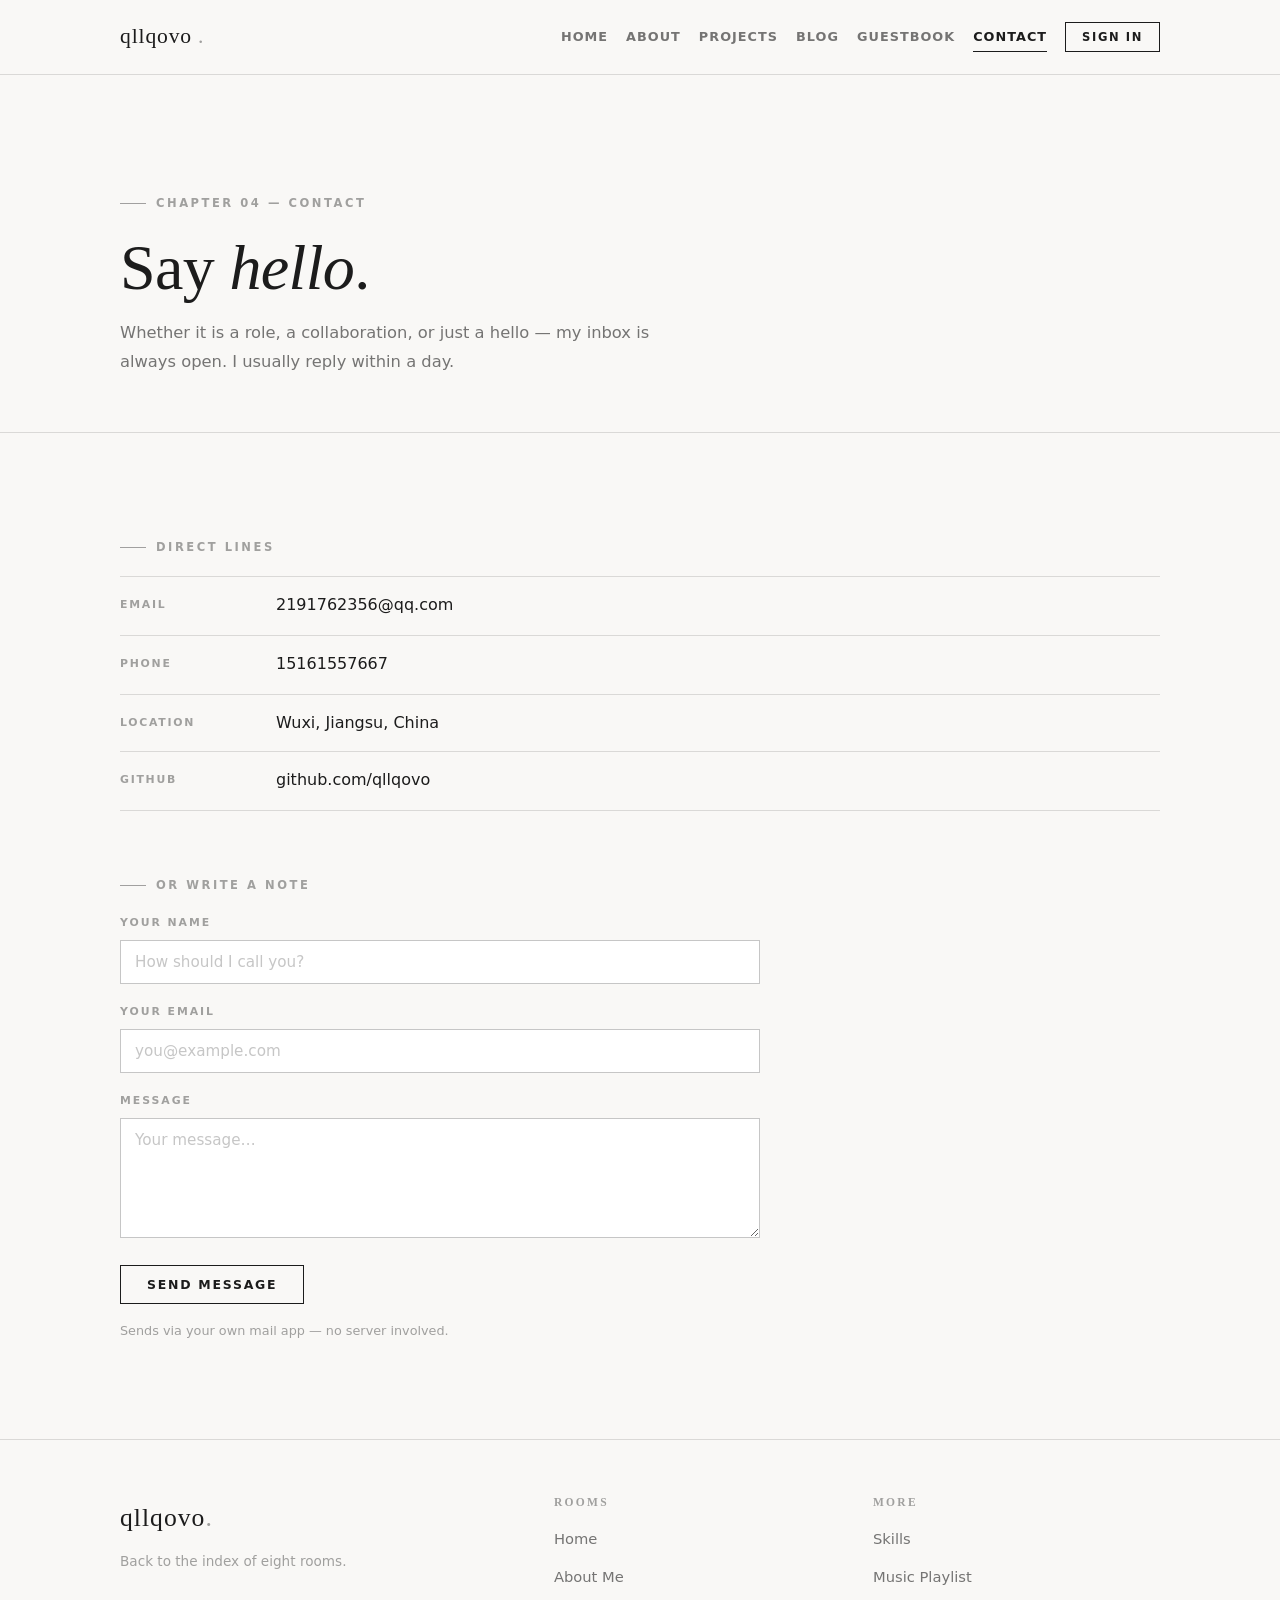
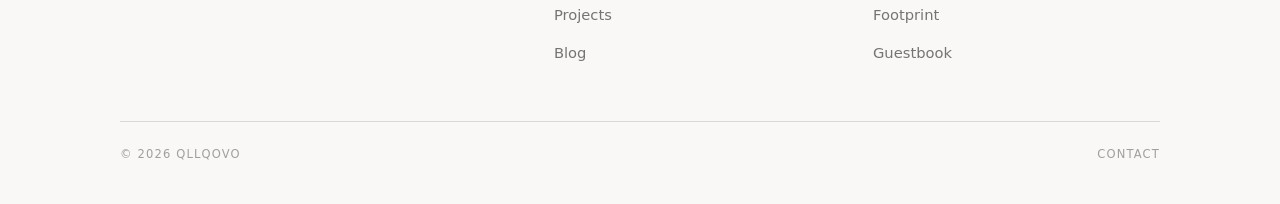
<file: contact.html>
<!DOCTYPE html>
<html lang="en">
<head>
<meta charset="UTF-8">
<meta name="viewport" content="width=device-width, initial-scale=1.0">
<title>Contact — qllqovo</title>
<meta name="description" content="Contact qllqovo — email, phone and location.">
<link rel="icon" href="data:image/svg+xml,%3Csvg xmlns='http://www.w3.org/2000/svg' viewBox='0 0 24 24'%3E%3Crect width='24' height='24' fill='%23F9F8F6'/%3E%3Ctext x='12' y='17' font-family='Georgia,serif' font-size='14' fill='%231C1C1C' text-anchor='middle'%3Eq%3C/text%3E%3C/svg%3E">
<link rel="preconnect" href="https://miaoda.feishu.cn">
<link rel="stylesheet" href="https://miaoda.feishu.cn/fonts/css2?family=Playfair+Display:ital,wght@0,400;0,500;0,600;1,400;1,500&family=Karla:wght@400;500;600;700&family=Noto+Serif+SC:wght@400;500;600&family=Noto+Sans+SC:wght@400;500;700&display=swap">
<link rel="stylesheet" href="css/style.css">
</head>
<body>

<header class="masthead">
  <div class="masthead-inner">
    <a class="brand" href="home.html">qllqovo<span class="dot">.</span></a>
    <button class="nav-toggle" id="nav-toggle" aria-label="Menu" aria-expanded="false">
      <span></span><span></span><span></span>
    </button>
    <nav class="nav-links" aria-label="Main">
      <a href="home.html">Home</a>
      <a href="about.html">About</a>
      <a href="projects.html">Projects</a>
      <a href="blog.html">Blog</a>
      <a href="guestbook.html">Guestbook</a>
      <a href="contact.html">Contact</a>
      <span id="auth-slot"></span>
    </nav>
  </div>
</header>

<main>
  <section class="page-hero">
    <div class="container">
      <p class="eyebrow reveal">Chapter 04 — Contact</p>
      <h1 class="reveal">Say <em class="italic">hello</em>.</h1>
      <p class="lede reveal editable" data-path="contact.note" style="color:var(--ink-60);"></p>
    </div>
  </section>

  <section class="section">
    <div class="container">
      <div class="grid" style="grid-template-columns: 1fr; gap: 56px;">
        <div class="reveal">
          <p class="eyebrow" style="margin-bottom: 18px;">Direct lines</p>
          <ul class="rows" id="contact-rows"></ul>
        </div>

        <div class="reveal" style="max-width: 640px;">
          <p class="eyebrow" style="margin-bottom: 18px;">Or write a note</p>
          <form id="contact-form">
            <div class="field"><label>Your name</label><input type="text" id="cf-name" maxlength="40" placeholder="How should I call you?"></div>
            <div class="field"><label>Your email</label><input type="email" id="cf-email" placeholder="you@example.com"></div>
            <div class="field"><label>Message</label><textarea id="cf-msg" required placeholder="Your message…"></textarea></div>
            <button type="submit" class="btn">Send message</button>
          </form>
          <p class="small muted2 mt-2">Sends via your own mail app — no server involved.</p>
        </div>
      </div>
    </div>
  </section>
</main>

<footer class="site-footer">
  <div class="container">
    <div class="f-grid">
      <div>
        <div class="f-brand">qllqovo<span style="color:var(--ink-40)">.</span></div>
        <p class="f-tag">Back to the index of eight rooms.</p>
      </div>
      <div class="f-col">
        <h4>Rooms</h4>
        <ul>
          <li><a href="home.html">Home</a></li>
          <li><a href="about.html">About Me</a></li>
          <li><a href="projects.html">Projects</a></li>
          <li><a href="blog.html">Blog</a></li>
        </ul>
      </div>
      <div class="f-col">
        <h4>More</h4>
        <ul>
          <li><a href="skills.html">Skills</a></li>
          <li><a href="music.html">Music Playlist</a></li>
          <li><a href="footprint.html">Footprint</a></li>
          <li><a href="guestbook.html">Guestbook</a></li>
        </ul>
      </div>
    </div>
    <div class="f-bottom"><span>© 2026 qllqovo</span><span>Contact</span></div>
  </div>
</footer>

<div id="edit-bar-slot"></div>

<script src="js/config.js"></script>
<script src="js/data.js"></script>
<script src="js/app.js"></script>
<script>
function renderContact() {
  const data = loadData();
  document.querySelector('[data-path="contact.note"]').textContent = data.contact.note;

  const host = document.getElementById("contact-rows");
  host.innerHTML = "";
  data.contact.items.forEach(function (it, i) {
    const li = document.createElement("li");
    const link = it.link
      ? '<a class="u editable" data-path="contact.items.' + i + '.v" href="' + esc(it.link) + '">' + esc(it.v) + "</a>"
      : '<span class="v editable" data-path="contact.items.' + i + '.v">' + esc(it.v) + "</span>";
    li.innerHTML = '<span class="k">' + esc(it.k) + "</span>" + link;
    host.appendChild(li);
  });
  applyEditState();
}
window.__pageRender = renderContact;
document.addEventListener("DOMContentLoaded", function () {
  renderContact();

  const data = loadData();
  document.getElementById("contact-form").addEventListener("submit", function (e) {
    e.preventDefault();
    const name = document.getElementById("cf-name").value.trim();
    const email = document.getElementById("cf-email").value.trim();
    const msg = document.getElementById("cf-msg").value.trim();
    if (!msg) return;
    const subject = encodeURIComponent("Hello from " + (name || "a visitor") + " — qllqovo website");
    const body = encodeURIComponent(msg + "\n\n— " + (name || "Anonymous") + (email ? " (" + email + ")" : ""));
    window.location.href = "mailto:" + data.contact.items[0].v + "?subject=" + subject + "&body=" + body;
    toast("Opening your mail app…");
  });

  initShell();
});
</script>
</body>
</html>
</file>
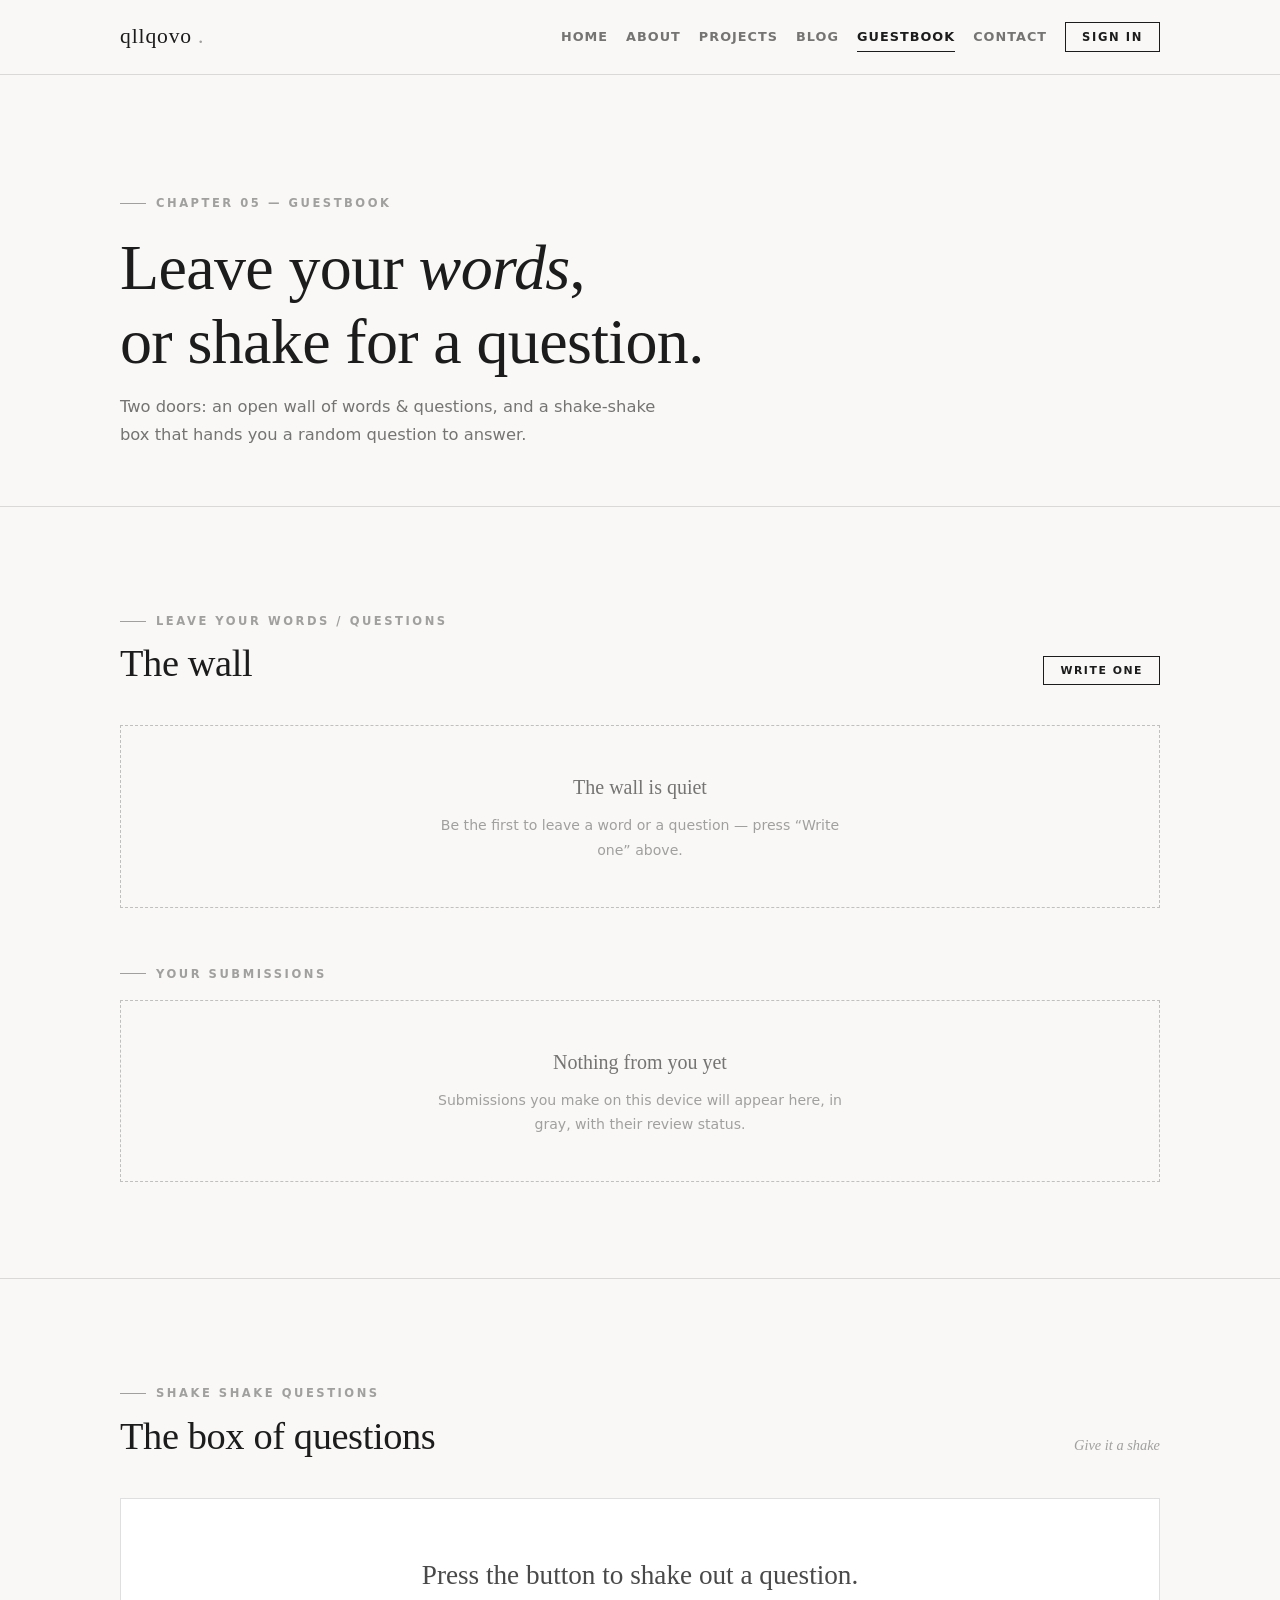
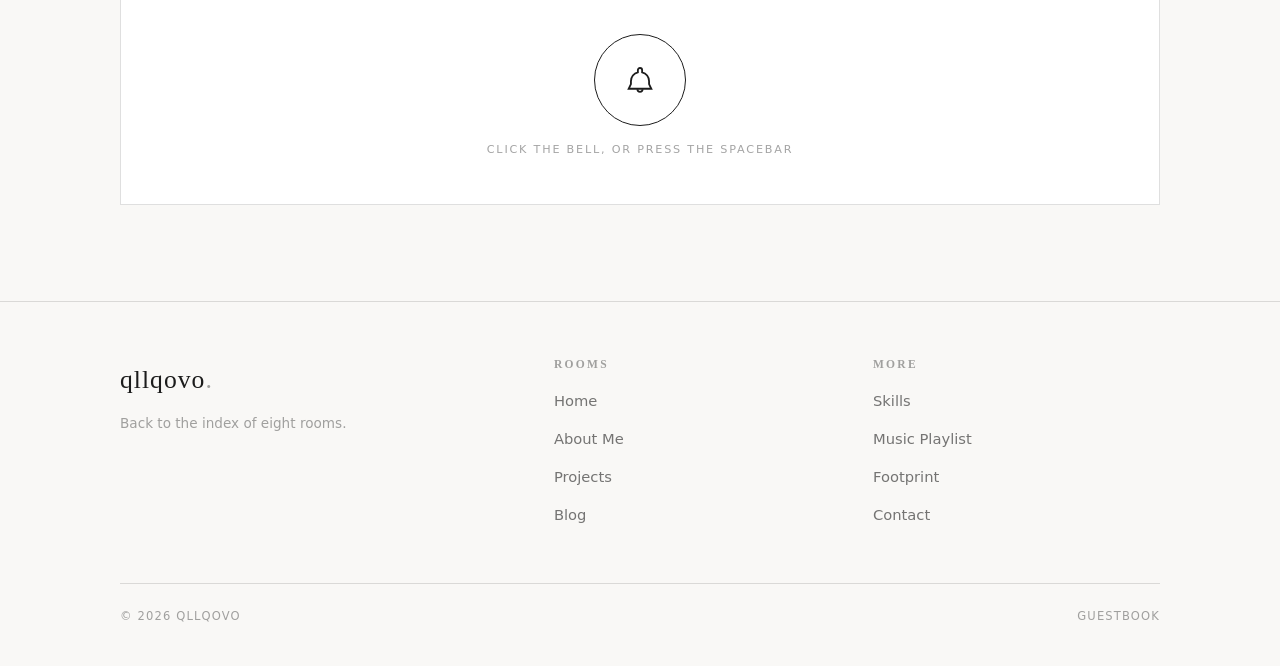
<file: guestbook.html>
<!DOCTYPE html>
<html lang="en">
<head>
<meta charset="UTF-8">
<meta name="viewport" content="width=device-width, initial-scale=1.0">
<title>Guestbook — qllqovo</title>
<meta name="description" content="Guestbook of qllqovo — leave words, ask questions, shake for a question.">
<link rel="icon" href="data:image/svg+xml,%3Csvg xmlns='http://www.w3.org/2000/svg' viewBox='0 0 24 24'%3E%3Crect width='24' height='24' fill='%23F9F8F6'/%3E%3Ctext x='12' y='17' font-family='Georgia,serif' font-size='14' fill='%231C1C1C' text-anchor='middle'%3Eq%3C/text%3E%3C/svg%3E">
<link rel="preconnect" href="https://miaoda.feishu.cn">
<link rel="stylesheet" href="https://miaoda.feishu.cn/fonts/css2?family=Playfair+Display:ital,wght@0,400;0,500;0,600;1,400;1,500&family=Karla:wght@400;500;600;700&family=Noto+Serif+SC:wght@400;500;600&family=Noto+Sans+SC:wght@400;500;700&display=swap">
<link rel="stylesheet" href="css/style.css">
<style>
.type-pick { display: flex; gap: 10px; margin-bottom: 18px; }
.type-pick button {
  flex: 1; padding: 11px 10px;
  border: 1px solid var(--ink-25);
  background: transparent;
  font-size: 0.74rem; font-weight: 600; letter-spacing: 0.14em; text-transform: uppercase;
  color: var(--ink-60);
  transition: all 0.25s var(--ease);
}
.type-pick button.on { border-color: var(--ink); background: var(--ink); color: var(--bg); }
.backstage { border: 1px dashed var(--ink-40); padding: 22px; margin-top: 44px; }
.backstage h3 { font-size: 1.2rem; margin-bottom: 4px; }
.backstage .bs-sub { font-size: 0.7rem; letter-spacing: 0.16em; text-transform: uppercase; color: var(--ink-40); font-weight: 600; margin-bottom: 18px; }
.bs-item { display: grid; grid-template-columns: 1fr auto; gap: 14px; padding: 14px 0; border-bottom: var(--line); align-items: start; }
.bs-item:first-of-type { border-top: var(--line); }
.bs-item .bs-type { font-size: 0.62rem; font-weight: 600; letter-spacing: 0.14em; text-transform: uppercase; color: var(--ink-40); margin-bottom: 4px; }
.bs-item .bs-text { font-family: var(--serif); font-size: 1.02rem; }
.bs-item .bs-who { font-size: 0.72rem; color: var(--ink-40); font-style: italic; margin-top: 4px; }
.bs-actions { display: flex; gap: 8px; flex-wrap: wrap; justify-content: flex-end; }
.bs-actions select, .bs-actions button {
  background: var(--paper); border: 1px solid var(--ink-25);
  font-size: 0.66rem; letter-spacing: 0.1em; text-transform: uppercase;
  padding: 6px 10px; color: var(--ink);
}
.bs-actions button:hover { border-color: var(--ink); background: var(--ink); color: var(--bg); }
.gb-status-tag { font-size: 0.6rem; font-weight: 600; letter-spacing: 0.12em; text-transform: uppercase; padding: 3px 8px; border: 1px solid var(--ink-25); color: var(--ink-40); }
.gb-status-tag.pub { border-color: var(--ink); color: var(--ink); }
.gb-status-tag.priv { border-color: var(--ink-25); color: var(--ink-40); }
/* the hint line turns into the question itself once the bell is rung */
.shake-hint.shown { text-transform: none; font-size: 1.08rem; letter-spacing: 0.01em; color: var(--ink-80); font-family: var(--serif); }
</style>
</head>
<body>

<header class="masthead">
  <div class="masthead-inner">
    <a class="brand" href="home.html">qllqovo<span class="dot">.</span></a>
    <button class="nav-toggle" id="nav-toggle" aria-label="Menu" aria-expanded="false">
      <span></span><span></span><span></span>
    </button>
    <nav class="nav-links" aria-label="Main">
      <a href="home.html">Home</a>
      <a href="about.html">About</a>
      <a href="projects.html">Projects</a>
      <a href="blog.html">Blog</a>
      <a href="guestbook.html">Guestbook</a>
      <a href="contact.html">Contact</a>
      <span id="auth-slot"></span>
    </nav>
  </div>
</header>

<main>
  <section class="page-hero">
    <div class="container">
      <p class="eyebrow reveal">Chapter 05 — Guestbook</p>
      <h1 class="reveal">Leave your <em class="italic">words</em>,<br>or shake for a question.</h1>
      <p class="lede reveal">Two doors: an open wall of words &amp; questions, and a
        shake-shake box that hands you a random question to answer.</p>
    </div>
  </section>

  <!-- ============ L module: leave your words/questions ============ -->
  <section class="section">
    <div class="container">
      <div class="section-head reveal">
        <div>
          <p class="eyebrow">Leave your words / questions</p>
          <h2>The wall</h2>
        </div>
        <button class="btn btn-sm" id="write-one-btn">Write one</button>
      </div>

      <div id="gb-grid" class="gb-grid reveal"></div>

      <p class="eyebrow reveal" style="margin: 56px 0 16px;">Your submissions</p>
      <div id="gb-mine" class="reveal"></div>

      <div id="gb-backstage" class="backstage reveal" style="display:none;"></div>
    </div>
  </section>

  <!-- ============ S module: shake shake questions ============ -->
  <section class="section">
    <div class="container">
      <div class="section-head reveal">
        <div>
          <p class="eyebrow">Shake shake questions</p>
          <h2>The box of questions</h2>
        </div>
        <span class="idx">Give it a shake</span>
      </div>

      <div class="shake-stage reveal" id="shake-stage">
        <div class="q" id="shake-q">Press the button to shake out a question.</div>
        <button class="shake-btn" id="shake-btn" aria-label="Shake for a question" title="Shake!">
          <svg viewBox="0 0 24 24" fill="none" stroke="currentColor" stroke-width="1.3" aria-hidden="true">
            <path d="M12 3.5c.9 0 1.5.6 1.5 1.5v1.6a6.3 6.3 0 0 1 4.9 6.2v2.1l1.6 3.3H4l1.6-3.3v-2.1a6.3 6.3 0 0 1 4.9-6.2V5c0-.9.6-1.5 1.5-1.5Z"/>
            <path d="M10.2 18.6a1.8 1.8 0 0 0 3.6 0"/>
          </svg>
        </button>
        <div class="shake-hint">click the bell, or press the spacebar</div>
        <form id="shake-form" style="max-width: 560px; margin: 26px auto 0; display:none;">
          <div class="field"><label>Your answer (optional)</label>
            <textarea id="shake-answer" placeholder="Answer it here — it will be delivered to the owner." style="min-height:90px;"></textarea></div>
          <button type="submit" class="btn btn-sm">Deliver answer</button>
        </form>
      </div>
    </div>
  </section>
</main>

<footer class="site-footer">
  <div class="container">
    <div class="f-grid">
      <div>
        <div class="f-brand">qllqovo<span style="color:var(--ink-40)">.</span></div>
        <p class="f-tag">Back to the index of eight rooms.</p>
      </div>
      <div class="f-col">
        <h4>Rooms</h4>
        <ul>
          <li><a href="home.html">Home</a></li>
          <li><a href="about.html">About Me</a></li>
          <li><a href="projects.html">Projects</a></li>
          <li><a href="blog.html">Blog</a></li>
        </ul>
      </div>
      <div class="f-col">
        <h4>More</h4>
        <ul>
          <li><a href="skills.html">Skills</a></li>
          <li><a href="music.html">Music Playlist</a></li>
          <li><a href="footprint.html">Footprint</a></li>
          <li><a href="contact.html">Contact</a></li>
        </ul>
      </div>
    </div>
    <div class="f-bottom"><span>© 2026 qllqovo</span><span>Guestbook</span></div>
  </div>
</footer>

<div id="edit-bar-slot"></div>

<script src="js/config.js"></script>
<script src="js/data.js"></script>
<script src="js/app.js"></script>
<script>
var MINE_KEY = "qllqovo_mine_v1";
var SHAKE_INDEX = Math.floor(Math.random() * 99999);

function myIds() {
  try { return JSON.parse(localStorage.getItem(MINE_KEY)) || []; }
  catch (e) { return []; }
}
function addMyId(id) {
  const ids = myIds();
  if (ids.indexOf(id) < 0) { ids.push(id); localStorage.setItem(MINE_KEY, JSON.stringify(ids)); }
}
function isMine(id) { return myIds().indexOf(id) >= 0; }

function renderGuestbook() {
  const data = loadData();
  const entries = data.guestbook.entries || [];

  /* public grid */
  const grid = document.getElementById("gb-grid");
  const pub = entries.filter(function (e) { return e.ownerStatus === "public"; }).slice().reverse();
  grid.innerHTML = "";
  if (!pub.length) {
    grid.innerHTML = '<div style="grid-column:1/-1;">' +
      emptyState("The wall is quiet", "Be the first to leave a word or a question — press “Write one” above.") + "</div>";
  }
  pub.forEach(function (e) {
    const who = e.identity === "public" && e.author ? esc(e.author) : "Anonymous";
    const full = esc(e.text);
    const brief = e.text.length > 150 ? full.slice(0, 150) + "…" : full;
    const card = document.createElement("article");
    card.className = "gb-card reveal";
    card.innerHTML =
      '<div class="gb-head"><span class="gb-type">' + esc(e.type === "question" ? "Question" : "Word") + '</span>' +
      '<span class="gb-who">' + who + "</span></div>" +
      '<div class="gb-text">' + brief + "</div>" +
      (e.text.length > 150 ? '<div class="gb-full">' + full + "</div>" : "") +
      (e.text.length > 150 ? '<div class="gb-expand"><span></span></div>' : "");
    card.addEventListener("click", function () { card.classList.toggle("open"); });
    grid.appendChild(card);
  });

  /* guest's own submissions (gray, bottom) */
  const mine = entries.filter(function (e) { return isMine(e.id); }).slice().reverse();
  const mineHost = document.getElementById("gb-mine");
  mineHost.innerHTML = "";
  if (mine.length) {
    mine.forEach(function (e) {
      const status = e.ownerStatus === "public"
        ? '<span class="gb-status-tag pub">Public</span>'
        : e.ownerStatus === "private"
          ? '<span class="gb-status-tag priv">Private</span>'
          : '<span class="gb-status-tag">Awaiting review</span>';
      const card = document.createElement("article");
      card.className = "gb-card gb-mine reveal";
      card.innerHTML =
        '<span class="gb-flag">Yours</span>' +
        '<div class="gb-head"><span class="gb-type">' + esc(e.type === "question" ? "Question" : "Word") + "</span>" + status + "</div>" +
        '<div class="gb-text">' + esc(e.text) + "</div>" +
        '<div class="gb-who" style="margin-top:8px;">' + (e.identity === "public" && e.author ? esc(e.author) : "Anonymous") + " · " + esc(e.time) + "</div>";
      mineHost.appendChild(card);
    });
  } else {
    mineHost.innerHTML = emptyState("Nothing from you yet", "Submissions you make on this device will appear here, in gray, with their review status.");
  }

  /* backstage (owner) */
  const back = document.getElementById("gb-backstage");
  const on = isLoggedIn();
  back.style.display = on ? "block" : "none";
  if (on) renderBackstage();
  applyEditState();
}

function renderBackstage() {
  const data = loadData();
  const entries = data.guestbook.entries || [];
  const back = document.getElementById("gb-backstage");
  if (!entries.length) {
    back.innerHTML =
      '<h3>Backstage</h3><div class="bs-sub">Inbox for guest submissions</div>' +
      '<p class="muted2 small">No submissions yet.</p>';
    return;
  }
  let html =
    '<h3>Backstage</h3><div class="bs-sub">' + entries.length + " submissions — approve the public ones</div>";
  entries.slice().reverse().forEach(function (e, ri) {
    const realIdx = entries.length - 1 - ri;
    html +=
      '<div class="bs-item">' +
        '<div><div class="bs-type">' + esc(e.type === "question" ? "Question" : "Word") + " · " + esc(e.time) + "</div>" +
        '<div class="bs-text">' + esc(e.text) + "</div>" +
        '<div class="bs-who">' + (e.identity === "public" && e.author ? esc(e.author) : "Anonymous") + "</div></div>" +
        '<div class="bs-actions">' +
          '<select data-status="' + e.id + '">' +
            '<option value="pending"' + (e.ownerStatus === "pending" ? " selected" : "") + ">Pending</option>" +
            '<option value="public"' + (e.ownerStatus === "public" ? " selected" : "") + ">Public</option>" +
            '<option value="private"' + (e.ownerStatus === "private" ? " selected" : "") + ">Private</option>" +
          "</select>" +
          '<button data-bsdel="' + e.id + '">Delete</button>' +
        "</div>" +
      "</div>";
  });
  back.innerHTML = html;

  back.querySelectorAll("[data-status]").forEach(function (sel) {
    sel.addEventListener("change", function () {
      const data = loadData();
      const e = data.guestbook.entries.find(function (x) { return x.id === sel.getAttribute("data-status"); });
      if (e) { e.ownerStatus = sel.value; saveData(data); renderGuestbook(); toast("Status updated — only “Public” shows on the wall."); }
    });
  });
  back.querySelectorAll("[data-bsdel]").forEach(function (b) {
    b.addEventListener("click", function () {
      const data = loadData();
      data.guestbook.entries = data.guestbook.entries.filter(function (x) { return x.id !== b.getAttribute("data-bsdel"); });
      saveData(data);
      renderGuestbook();
      toast("Entry removed.");
    });
  });
}

/* ---------- write one modal ---------- */
function writeOneModal() {
  return (
    '<form id="write-form">' +
      '<p class="eyebrow">Write one</p><h3>Leave a word or a question</h3>' +
      '<div class="type-pick">' +
        '<button type="button" class="on" data-type="word">Words</button>' +
        '<button type="button" data-type="question">Questions</button>' +
      "</div>" +
      '<div class="field"><label>Content</label><textarea id="wf-text" required style="min-height:110px;" placeholder="Your words or question…"></textarea></div>' +
      '<div class="field"><label>Display as</label><select id="wf-identity">' +
        '<option value="anonymous">Anonymous</option>' +
        '<option value="public">Public — show my name</option>' +
      "</select></div>" +
      '<div class="field" id="wf-name-wrap" style="display:none;"><label>Name</label><input type="text" id="wf-name" maxlength="30" placeholder="Your name"></div>' +
      '<div class="modal-foot"><button type="button" class="btn btn-ghost btn-sm" data-close="1">Cancel</button><button type="submit" class="btn btn-sm">Deliver</button></div>' +
    "</form>"
  );
}

function submitEntry(type, text, identity, author) {
  const data = loadData();
  if (!data.guestbook.entries) data.guestbook.entries = [];
  const entry = {
    id: uid("gb"),
    type: type,
    text: text,
    identity: identity,
    author: author || "",
    ownerStatus: "pending",
    time: new Date().toISOString().slice(0, 10)
  };
  data.guestbook.entries.push(entry);
  saveData(data);
  addMyId(entry.id);
  return entry;
}

document.addEventListener("DOMContentLoaded", function () {
  renderGuestbook();

  document.getElementById("write-one-btn").addEventListener("click", function () {
    const body = openModal(writeOneModal());
    let type = "word";
    body.querySelectorAll(".type-pick button").forEach(function (b) {
      b.addEventListener("click", function () {
        body.querySelectorAll(".type-pick button").forEach(function (x) { x.classList.remove("on"); });
        b.classList.add("on");
        type = b.getAttribute("data-type");
      });
    });
    const ident = body.querySelector("#wf-identity");
    ident.addEventListener("change", function () {
      body.querySelector("#wf-name-wrap").style.display = ident.value === "public" ? "block" : "none";
    });
    body.querySelectorAll("[data-close]").forEach(function (b) { b.addEventListener("click", closeModal); });
    body.querySelector("#write-form").addEventListener("submit", function (e) {
      e.preventDefault();
      const text = body.querySelector("#wf-text").value.trim();
      if (!text) return;
      submitEntry(type, text, ident.value, body.querySelector("#wf-name").value.trim());
      closeModal();
      renderGuestbook();
      toast("Delivered!✉");
    });
  });

  /* ---------- shake shake ---------- */
  const stage = document.getElementById("shake-stage");
  const qEl = document.getElementById("shake-q");
  const hintEl = document.querySelector(".shake-hint");
  const shakeForm = document.getElementById("shake-form");

  function shake() {
    const data = loadData();
    const pool = (data.guestbook.shakePool && data.guestbook.shakePool.length)
      ? data.guestbook.shakePool
      : ["If your life were a book, which chapter are you in right now?"];
    stage.classList.remove("shaking");
    void stage.offsetWidth;
    stage.classList.add("shaking");
    SHAKE_INDEX = (SHAKE_INDEX + 1) % pool.length;
    setTimeout(function () {
      qEl.textContent = pool[SHAKE_INDEX];
      hintEl.textContent = pool[SHAKE_INDEX];
      hintEl.classList.add("shown");
      shakeForm.style.display = "block";
    }, 260);
  }

  document.getElementById("shake-btn").addEventListener("click", shake);
  document.addEventListener("keydown", function (e) {
    if (e.code === "Space" && !/INPUT|TEXTAREA|SELECT/.test(document.activeElement.tagName)) {
      e.preventDefault();
      shake();
    }
  });

  shakeForm.addEventListener("submit", function (e) {
    e.preventDefault();
    const answer = document.getElementById("shake-answer").value.trim();
    submitEntry("question", answer || qEl.textContent, "anonymous", "");
    document.getElementById("shake-answer").value = "";
    shakeForm.style.display = "none";
    renderGuestbook();
    toast("Delivered!✉");
  });

  window.__pageRender = renderGuestbook;
initShell();
});
</script>
</body>
</html>
</file>
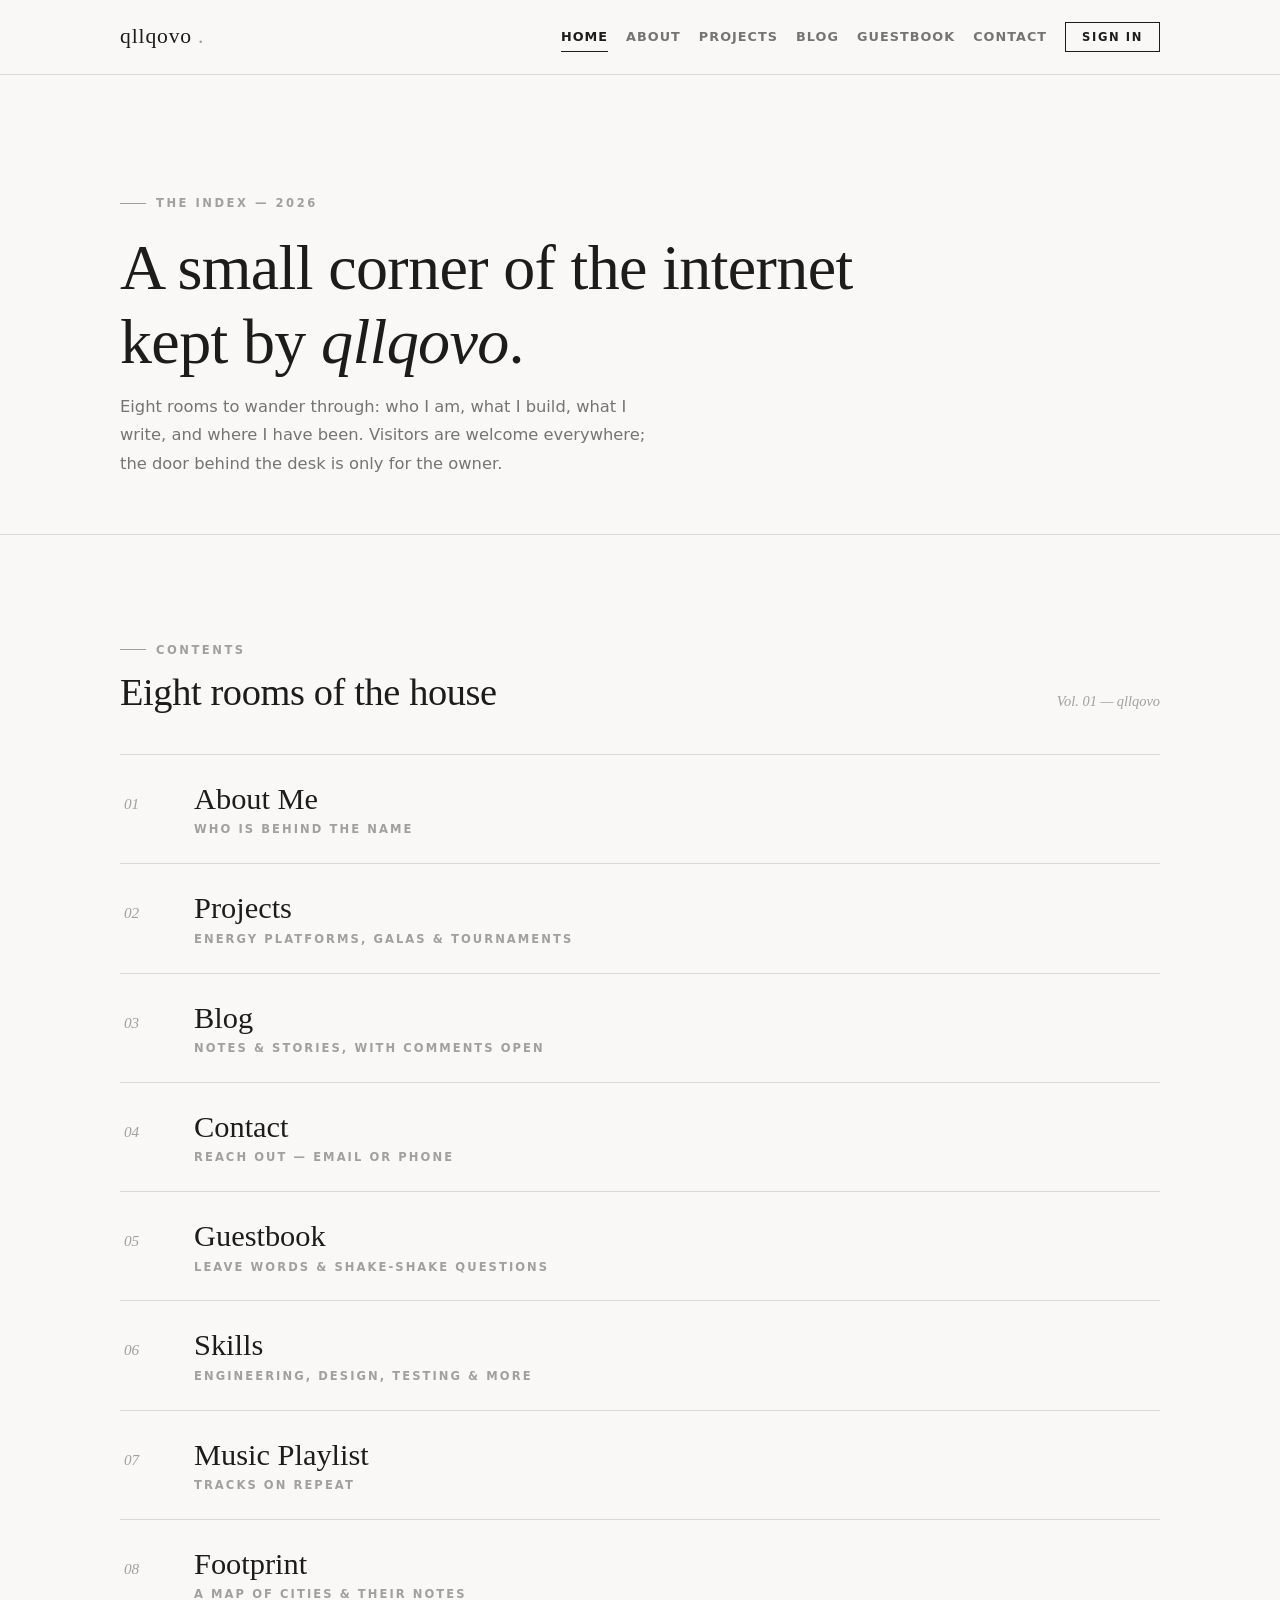
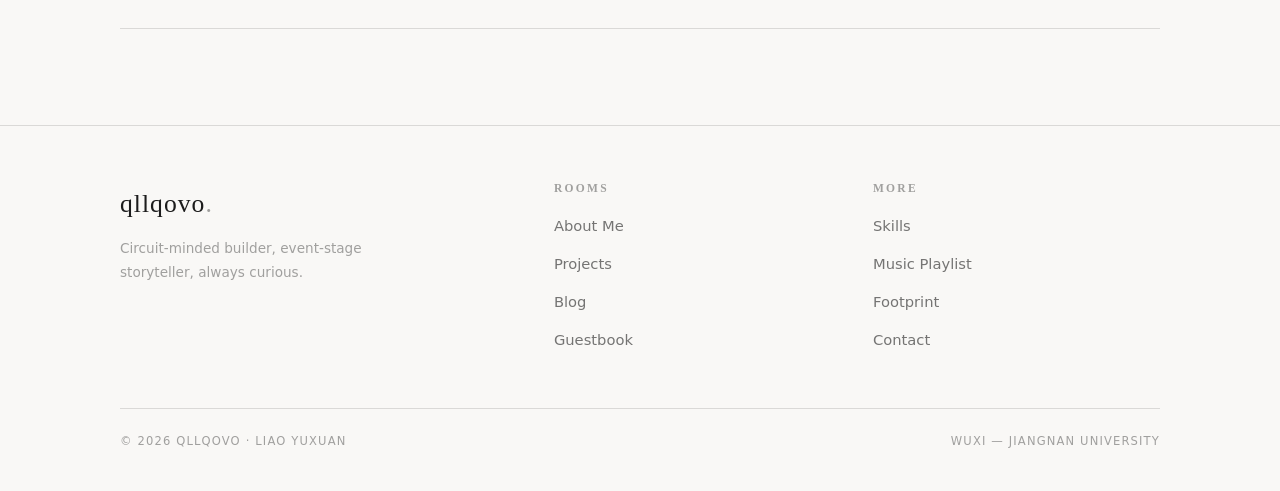
<file: home.html>
<!DOCTYPE html>
<html lang="en">
<head>
<meta charset="UTF-8">
<meta name="viewport" content="width=device-width, initial-scale=1.0">
<title>qllqovo — Home</title>
<meta name="description" content="qllqovo's personal website — projects, blog, guestbook, skills, music and footprint.">
<link rel="icon" href="data:image/svg+xml,%3Csvg xmlns='http://www.w3.org/2000/svg' viewBox='0 0 24 24'%3E%3Crect width='24' height='24' fill='%23F9F8F6'/%3E%3Ctext x='12' y='17' font-family='Georgia,serif' font-size='14' fill='%231C1C1C' text-anchor='middle'%3Eq%3C/text%3E%3C/svg%3E">
<link rel="preconnect" href="https://miaoda.feishu.cn">
<link rel="stylesheet" href="https://miaoda.feishu.cn/fonts/css2?family=Playfair+Display:ital,wght@0,400;0,500;0,600;1,400;1,500&family=Karla:wght@400;500;600;700&family=Noto+Serif+SC:wght@400;500;600&family=Noto+Sans+SC:wght@400;500;700&display=swap">
<link rel="stylesheet" href="css/style.css">
</head>
<body>

<header class="masthead">
  <div class="masthead-inner">
    <a class="brand" href="home.html">qllqovo<span class="dot">.</span></a>
    <button class="nav-toggle" id="nav-toggle" aria-label="Menu" aria-expanded="false">
      <span></span><span></span><span></span>
    </button>
    <nav class="nav-links" aria-label="Main">
      <a href="home.html">Home</a>
      <a href="about.html">About</a>
      <a href="projects.html">Projects</a>
      <a href="blog.html">Blog</a>
      <a href="guestbook.html">Guestbook</a>
      <a href="contact.html">Contact</a>
      <span id="auth-slot"></span>
    </nav>
  </div>
</header>

<main>
  <section class="page-hero">
    <div class="container">
      <p class="eyebrow reveal">The index — 2026</p>
      <h1 class="reveal">A small corner of the internet<br>kept by <em class="italic">qllqovo</em>.</h1>
      <p class="lede reveal">Eight rooms to wander through: who I am, what I build,
        what I write, and where I have been. Visitors are welcome everywhere;
        the door behind the desk is only for the owner.</p>
    </div>
  </section>

  <section class="section">
    <div class="container">
      <div class="section-head reveal">
        <div>
          <p class="eyebrow">Contents</p>
          <h2>Eight rooms of the house</h2>
        </div>
        <span class="idx">Vol. 01 — qllqovo</span>
      </div>

      <ul class="editorial-list">
        <li class="reveal">
          <span class="num">01</span>
          <a class="t" href="about.html">About Me<small>Who is behind the name</small></a>
          <span class="arrow">→</span>
        </li>
        <li class="reveal">
          <span class="num">02</span>
          <a class="t" href="projects.html">Projects<small>Energy platforms, galas &amp; tournaments</small></a>
          <span class="arrow">→</span>
        </li>
        <li class="reveal">
          <span class="num">03</span>
          <a class="t" href="blog.html">Blog<small>Notes &amp; stories, with comments open</small></a>
          <span class="arrow">→</span>
        </li>
        <li class="reveal">
          <span class="num">04</span>
          <a class="t" href="contact.html">Contact<small>Reach out — email or phone</small></a>
          <span class="arrow">→</span>
        </li>
        <li class="reveal">
          <span class="num">05</span>
          <a class="t" href="guestbook.html">Guestbook<small>Leave words &amp; shake-shake questions</small></a>
          <span class="arrow">→</span>
        </li>
        <li class="reveal">
          <span class="num">06</span>
          <a class="t" href="skills.html">Skills<small>Engineering, design, testing &amp; more</small></a>
          <span class="arrow">→</span>
        </li>
        <li class="reveal">
          <span class="num">07</span>
          <a class="t" href="music.html">Music Playlist<small>Tracks on repeat</small></a>
          <span class="arrow">→</span>
        </li>
        <li class="reveal">
          <span class="num">08</span>
          <a class="t" href="footprint.html">Footprint<small>A map of cities &amp; their notes</small></a>
          <span class="arrow">→</span>
        </li>
      </ul>
    </div>
  </section>
</main>

<footer class="site-footer">
  <div class="container">
    <div class="f-grid">
      <div>
        <div class="f-brand">qllqovo<span style="color:var(--ink-40)">.</span></div>
        <p class="f-tag" id="footer-tagline"></p>
      </div>
      <div class="f-col">
        <h4>Rooms</h4>
        <ul>
          <li><a href="about.html">About Me</a></li>
          <li><a href="projects.html">Projects</a></li>
          <li><a href="blog.html">Blog</a></li>
          <li><a href="guestbook.html">Guestbook</a></li>
        </ul>
      </div>
      <div class="f-col">
        <h4>More</h4>
        <ul>
          <li><a href="skills.html">Skills</a></li>
          <li><a href="music.html">Music Playlist</a></li>
          <li><a href="footprint.html">Footprint</a></li>
          <li><a href="contact.html">Contact</a></li>
        </ul>
      </div>
    </div>
    <div class="f-bottom">
      <span>© 2026 qllqovo · Liao Yuxuan</span>
      <span>Wuxi — Jiangnan University</span>
    </div>
  </div>
</footer>

<div id="edit-bar-slot"></div>

<script src="js/config.js"></script>
<script src="js/data.js"></script>
<script src="js/app.js"></script>
<script>
function renderHome() {
  const data = loadData();
  document.getElementById("footer-tagline").textContent = data.meta.tagline;
}
window.__pageRender = renderHome;
document.addEventListener("DOMContentLoaded", function () {
  renderHome();
  initShell();
});
</script>
</body>
</html>
</file>
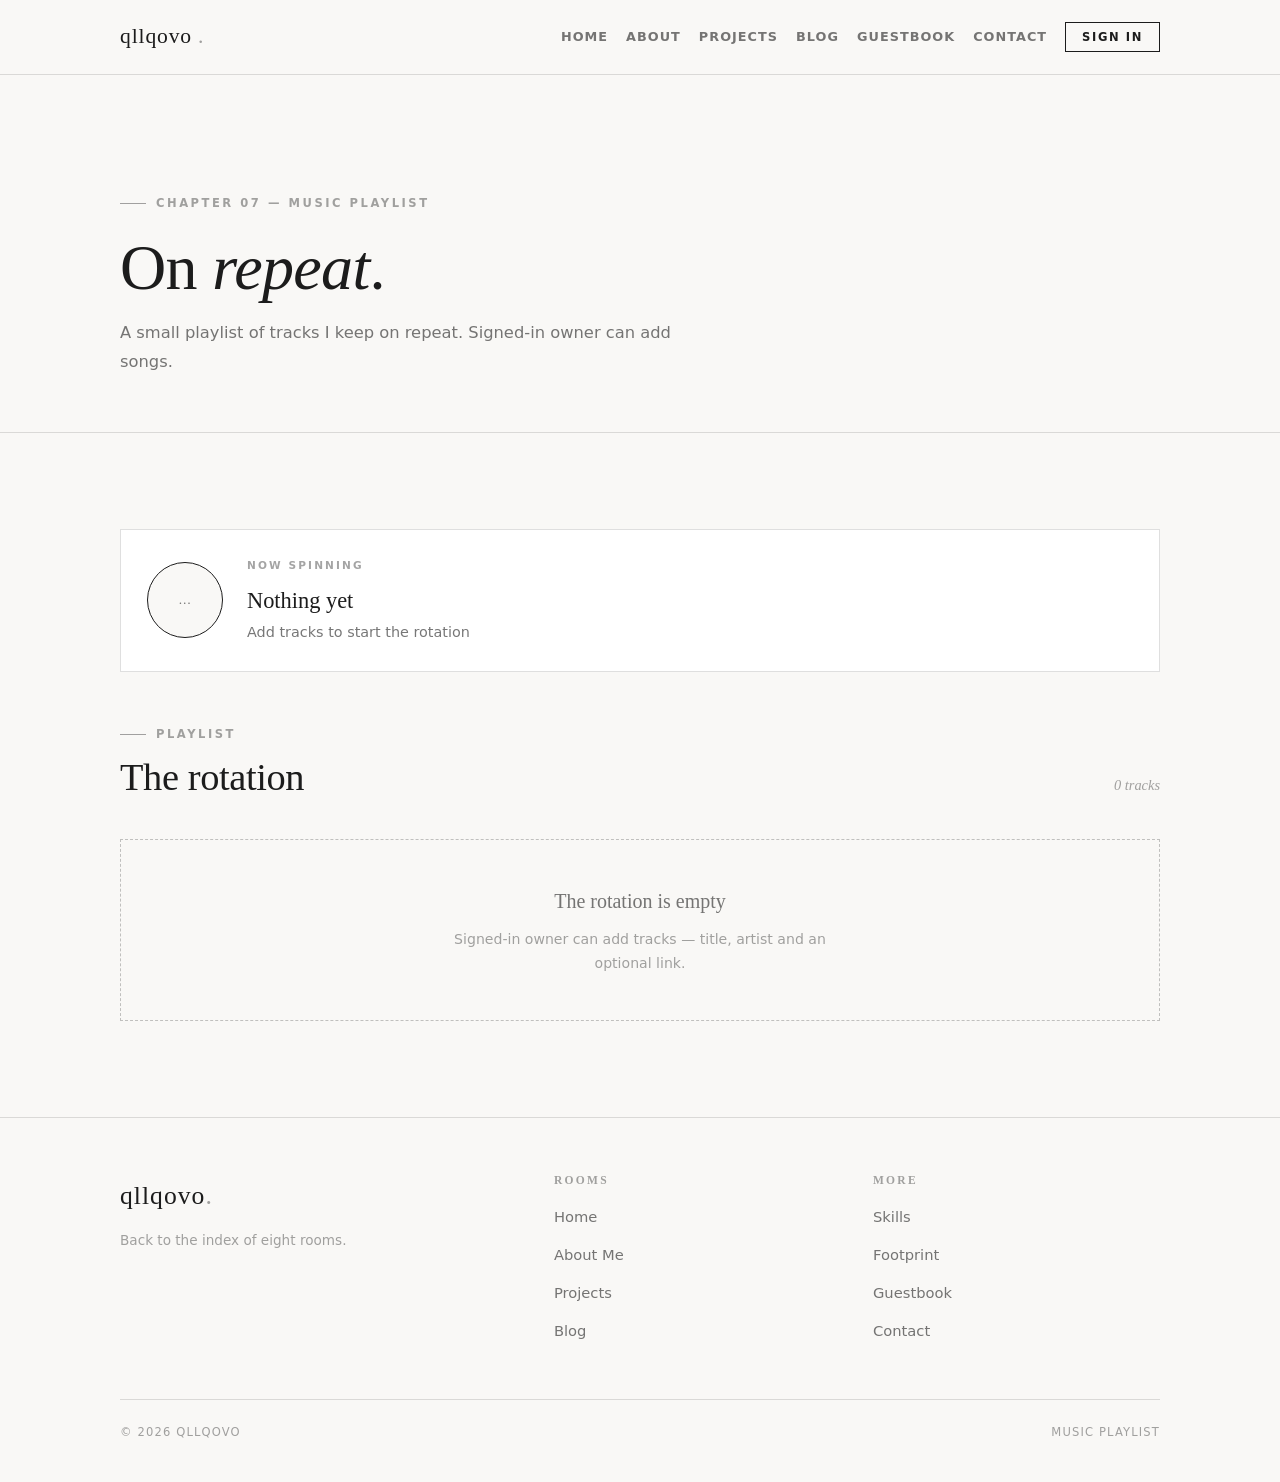
<file: music.html>
<!DOCTYPE html>
<html lang="en">
<head>
<meta charset="UTF-8">
<meta name="viewport" content="width=device-width, initial-scale=1.0">
<title>Music Playlist — qllqovo</title>
<meta name="description" content="Music playlist of qllqovo — tracks on repeat.">
<link rel="icon" href="data:image/svg+xml,%3Csvg xmlns='http://www.w3.org/2000/svg' viewBox='0 0 24 24'%3E%3Crect width='24' height='24' fill='%23F9F8F6'/%3E%3Ctext x='12' y='17' font-family='Georgia,serif' font-size='14' fill='%231C1C1C' text-anchor='middle'%3Eq%3C/text%3E%3C/svg%3E">
<link rel="preconnect" href="https://miaoda.feishu.cn">
<link rel="stylesheet" href="https://miaoda.feishu.cn/fonts/css2?family=Playfair+Display:ital,wght@0,400;0,500;0,600;1,400;1,500&family=Karla:wght@400;500;600;700&family=Noto+Serif+SC:wght@400;500;600&family=Noto+Sans+SC:wght@400;500;700&display=swap">
<link rel="stylesheet" href="css/style.css">
<style>
.nowplaying {
  display: flex; align-items: center; gap: 24px;
  border: var(--line); background: var(--paper);
  padding: 26px;
  margin-bottom: 44px;
}
.np-disc {
  width: 76px; height: 76px; flex: 0 0 76px;
  border-radius: 50%;
  border: 1px solid var(--ink);
  display: flex; align-items: center; justify-content: center;
  font-family: var(--serif); font-style: italic; font-size: 0.8rem;
  color: var(--ink-60); background: var(--bg);
}
.np-info .np-label { font-size: 0.66rem; letter-spacing: 0.2em; text-transform: uppercase; color: var(--ink-40); font-weight: 600; margin-bottom: 6px; }
.np-info .np-title { font-family: var(--serif); font-size: 1.4rem; }
.np-info .np-artist { color: var(--ink-60); font-size: 0.9rem; }
</style>
</head>
<body>

<header class="masthead">
  <div class="masthead-inner">
    <a class="brand" href="home.html">qllqovo<span class="dot">.</span></a>
    <button class="nav-toggle" id="nav-toggle" aria-label="Menu" aria-expanded="false">
      <span></span><span></span><span></span>
    </button>
    <nav class="nav-links" aria-label="Main">
      <a href="home.html">Home</a>
      <a href="about.html">About</a>
      <a href="projects.html">Projects</a>
      <a href="blog.html">Blog</a>
      <a href="guestbook.html">Guestbook</a>
      <a href="contact.html">Contact</a>
      <span id="auth-slot"></span>
    </nav>
  </div>
</header>

<main>
  <section class="page-hero">
    <div class="container">
      <p class="eyebrow reveal">Chapter 07 — Music Playlist</p>
      <h1 class="reveal">On <em class="italic">repeat</em>.</h1>
      <p class="lede reveal editable" data-path="music.note" style="color:var(--ink-60);"></p>
    </div>
  </section>

  <section class="section">
    <div class="container">
      <div class="reveal">
        <div class="nowplaying">
          <div class="np-disc" id="np-disc">…</div>
          <div class="np-info">
            <div class="np-label">Now spinning</div>
            <div class="np-title" id="np-title">Nothing yet</div>
            <div class="np-artist" id="np-artist">Add tracks to start the rotation</div>
          </div>
        </div>
      </div>

      <div class="section-head reveal">
        <div>
          <p class="eyebrow">Playlist</p>
          <h2>The rotation</h2>
        </div>
        <span class="idx" id="track-count">0 tracks</span>
      </div>

      <div id="track-list"></div>
      <div id="track-add-slot" style="display:none;">
        <button class="add-btn" id="track-add-btn">+ Add a track</button>
      </div>
    </div>
  </section>
</main>

<footer class="site-footer">
  <div class="container">
    <div class="f-grid">
      <div>
        <div class="f-brand">qllqovo<span style="color:var(--ink-40)">.</span></div>
        <p class="f-tag">Back to the index of eight rooms.</p>
      </div>
      <div class="f-col">
        <h4>Rooms</h4>
        <ul>
          <li><a href="home.html">Home</a></li>
          <li><a href="about.html">About Me</a></li>
          <li><a href="projects.html">Projects</a></li>
          <li><a href="blog.html">Blog</a></li>
        </ul>
      </div>
      <div class="f-col">
        <h4>More</h4>
        <ul>
          <li><a href="skills.html">Skills</a></li>
          <li><a href="footprint.html">Footprint</a></li>
          <li><a href="guestbook.html">Guestbook</a></li>
          <li><a href="contact.html">Contact</a></li>
        </ul>
      </div>
    </div>
    <div class="f-bottom"><span>© 2026 qllqovo</span><span>Music Playlist</span></div>
  </div>
</footer>

<div id="edit-bar-slot"></div>

<script src="js/config.js"></script>
<script src="js/data.js"></script>
<script src="js/app.js"></script>
<script>
function renderMusic() {
  const data = loadData();
  const host = document.getElementById("track-list");
  host.innerHTML = "";
  document.getElementById("track-count").textContent = data.music.playlist.length + " tracks";
  document.querySelector('[data-path="music.note"]').textContent = data.music.note;

  if (!data.music.playlist.length) {
    host.innerHTML = emptyState("The rotation is empty", "Signed-in owner can add tracks — title, artist and an optional link.");
    return;
  }

  data.music.playlist.forEach(function (t, i) {
    const row = document.createElement("div");
    row.className = "track reveal";
    const linkHtml = t.link
      ? '<a class="trk-link u" href="' + esc(t.link) + '" target="_blank" rel="noopener">Listen ↗</a>'
      : '<span class="trk-link">—</span>';
    row.innerHTML =
      '<span class="trk-no">' + String(i + 1).padStart(2, "0") + "</span>" +
      '<div><div class="trk-t editable" data-path="music.playlist.' + i + '.title">' + esc(t.title) + "</div>" +
      '<div class="trk-a editable" data-path="music.playlist.' + i + '.artist">' + esc(t.artist) + "</div></div>" +
      '<div class="flex items-center gap-2">' + linkHtml +
        '<span class="trk-actions"><button class="del-btn danger" data-tdel="' + t.id + '">Delete</button></span>' +
      "</div>";
    host.appendChild(row);
  });

  const first = data.music.playlist[0];
  document.getElementById("np-title").textContent = first ? first.title : "Nothing yet";
  document.getElementById("np-artist").textContent = first ? first.artist : "Add tracks to start the rotation";
  document.getElementById("np-disc").textContent = first ? first.title.slice(0, 2).toUpperCase() : "…";
  applyEditState();
}

document.addEventListener("DOMContentLoaded", function () {
  renderMusic();

  document.addEventListener("qledit", function () {
    document.getElementById("track-add-slot").style.display = isEditMode() ? "block" : "none";
    document.querySelectorAll(".trk-actions").forEach(function (r) {
      r.style.display = isEditMode() ? "inline-flex" : "none";
    });
  });

  document.getElementById("track-list").addEventListener("click", function (e) {
    const btn = e.target.closest("[data-tdel]");
    if (!btn) return;
    const data = loadData();
    data.music.playlist = data.music.playlist.filter(function (t) { return t.id !== btn.getAttribute("data-tdel"); });
    saveData(data);
    renderMusic();
    toast("Track removed.");
  });

  document.getElementById("track-add-btn").addEventListener("click", function () {
    const body = openModal(
      '<form id="track-form">' +
        '<p class="eyebrow">New track</p><h3>Add a track</h3>' +
        '<div class="field"><label>Title</label><input type="text" id="tf-title" required></div>' +
        '<div class="field"><label>Artist</label><input type="text" id="tf-artist" required></div>' +
        '<div class="field"><label>Link (optional)</label><input type="url" id="tf-link" placeholder="https://…"></div>' +
        '<div class="modal-foot"><button type="button" class="btn btn-ghost btn-sm" data-close="1">Cancel</button><button type="submit" class="btn btn-sm">Add track</button></div>' +
      "</form>"
    );
    body.querySelectorAll("[data-close]").forEach(function (b) { b.addEventListener("click", closeModal); });
    body.querySelector("#track-form").addEventListener("submit", function (e) {
      e.preventDefault();
      const data = loadData();
      data.music.playlist.push({
        id: uid("t"),
        title: body.querySelector("#tf-title").value.trim() || "Untitled",
        artist: body.querySelector("#tf-artist").value.trim() || "Unknown artist",
        link: body.querySelector("#tf-link").value.trim()
      });
      saveData(data);
      closeModal();
      renderMusic();
      toast("Track added.");
    });
  });

  window.__pageRender = renderMusic;
initShell();
});
</script>
</body>
</html>
</file>
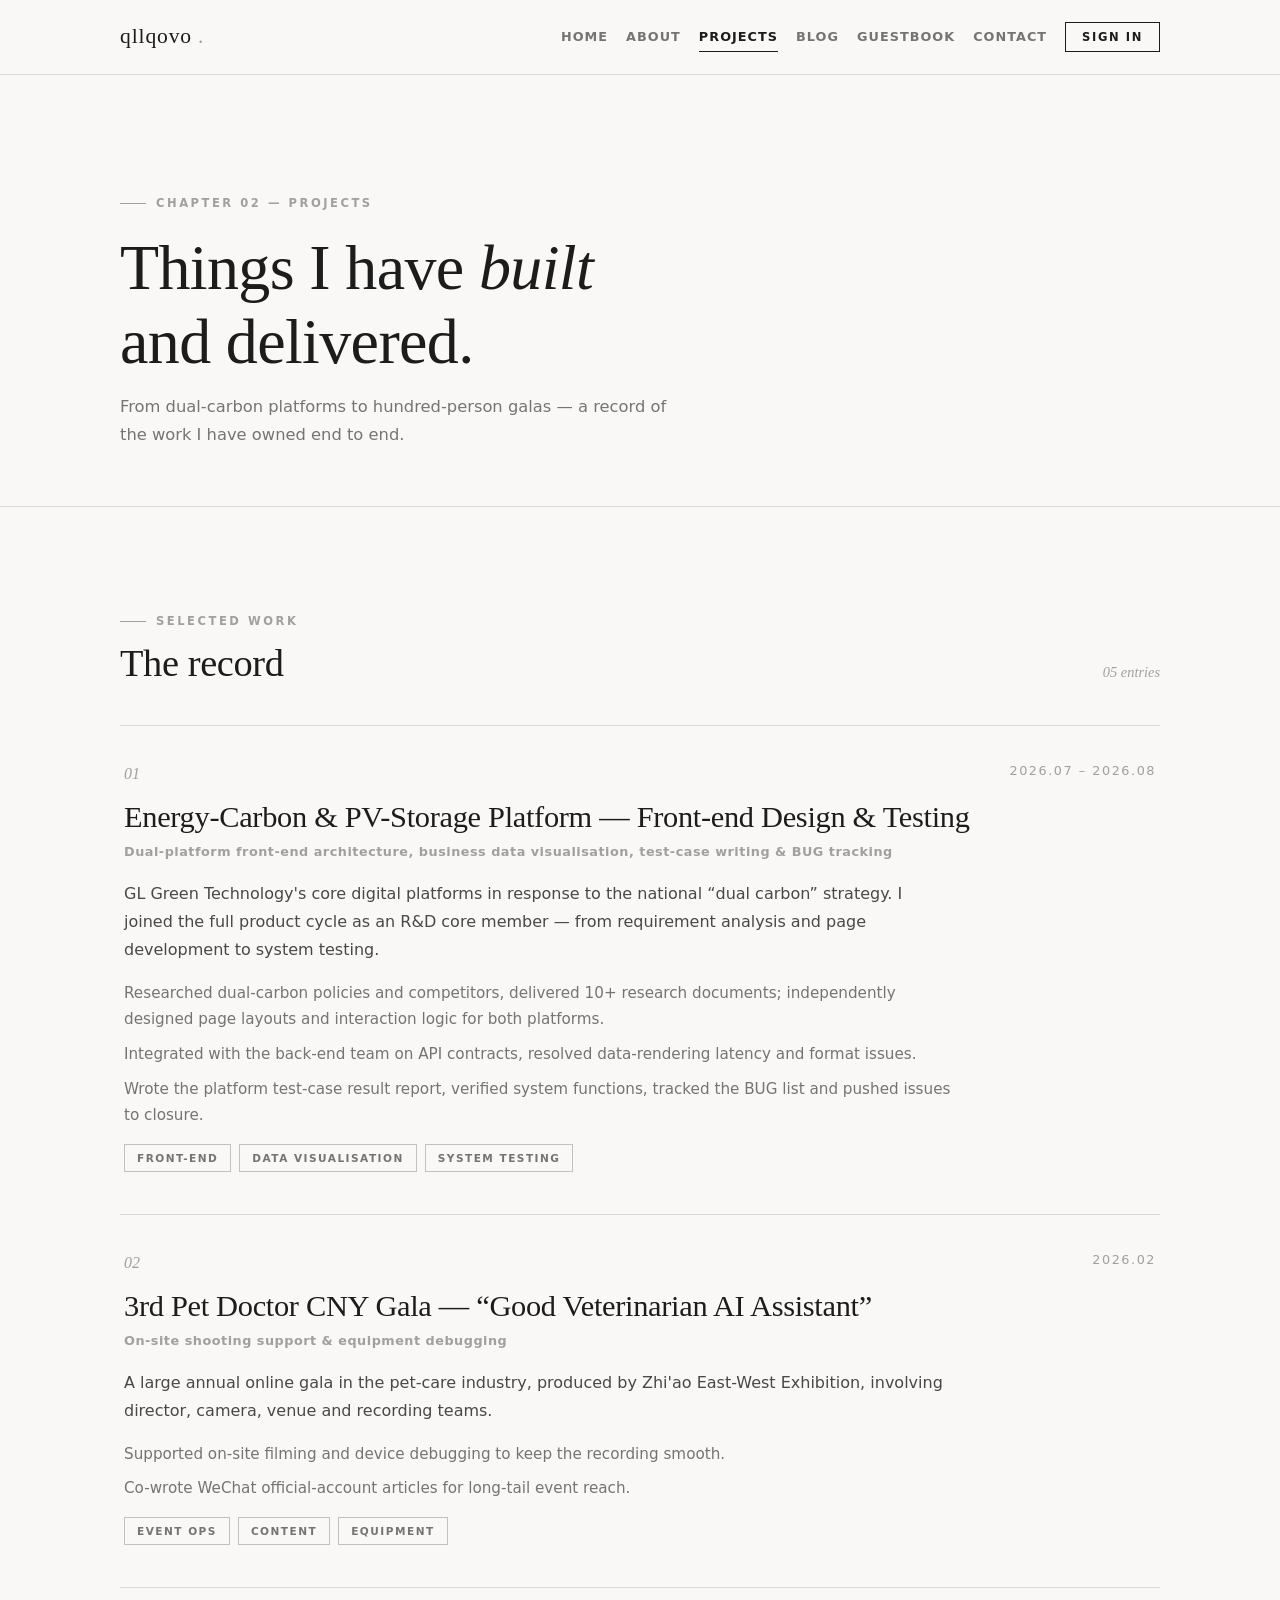
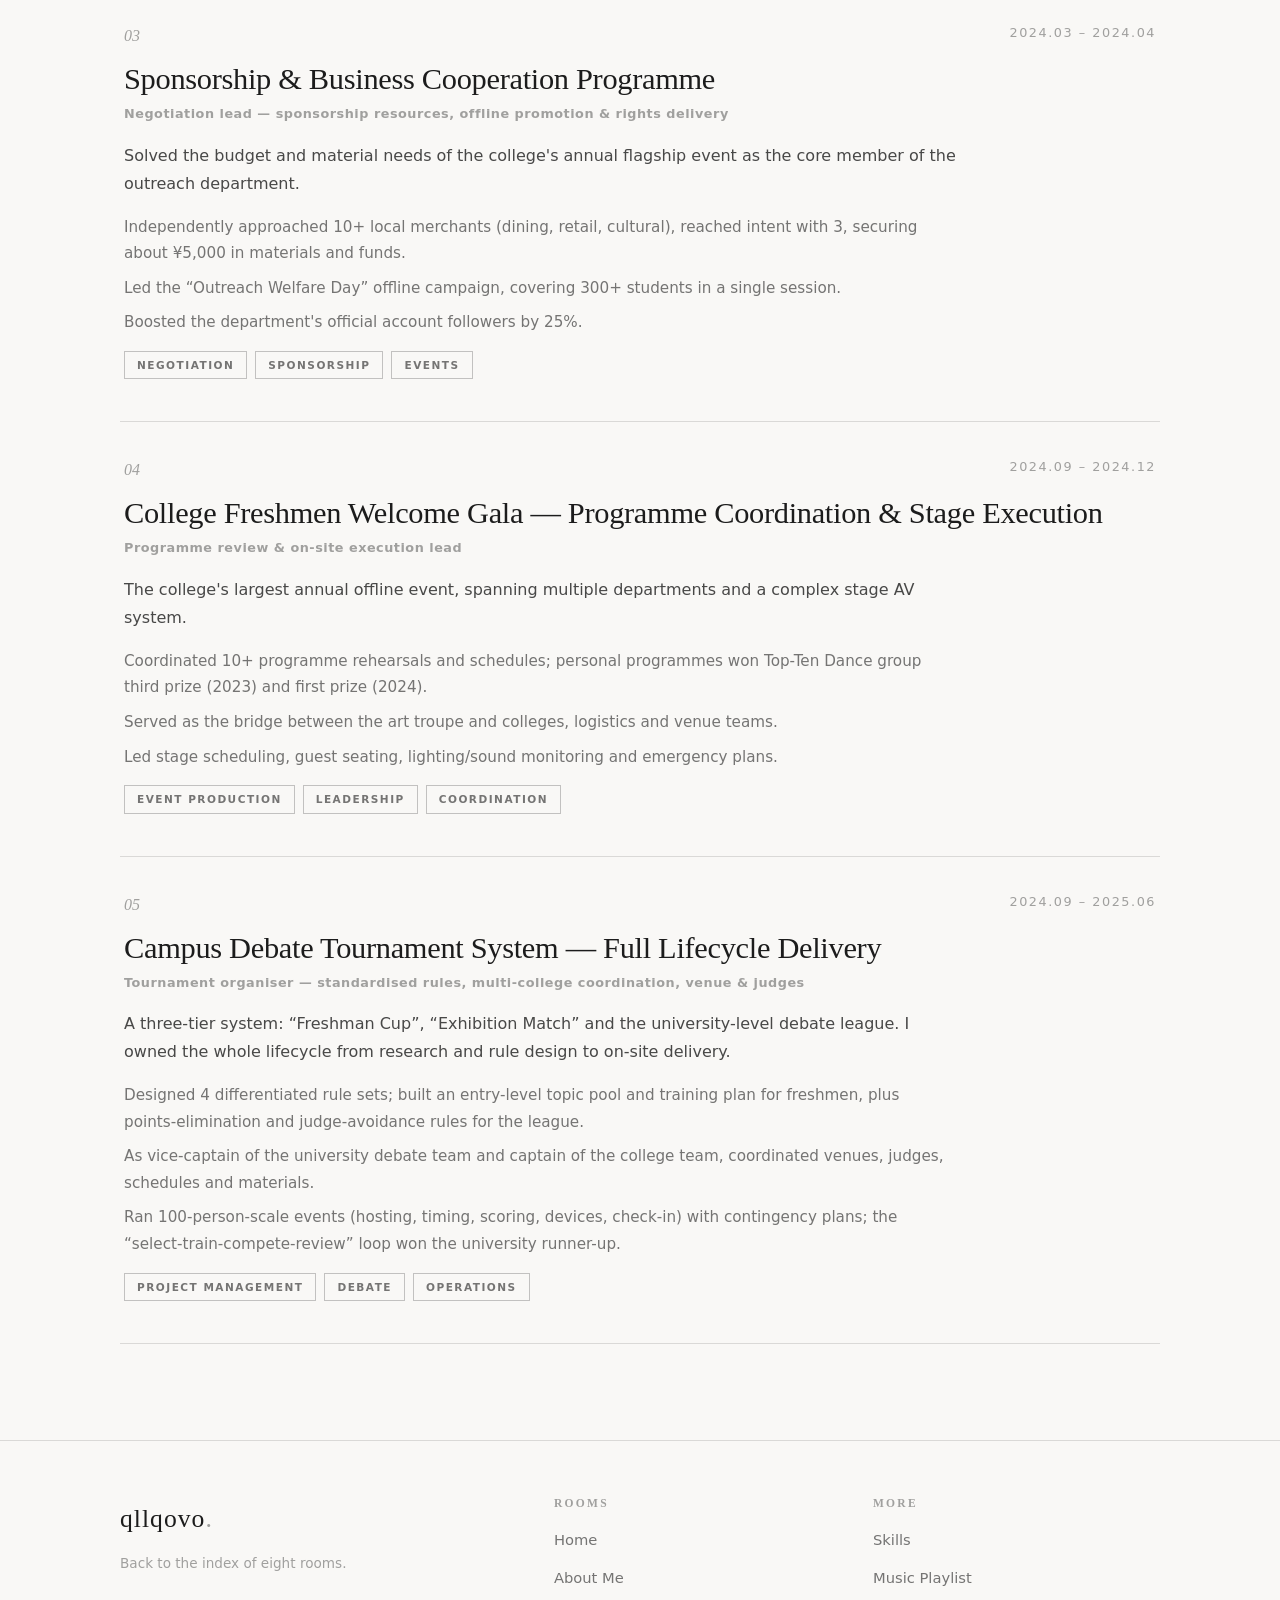
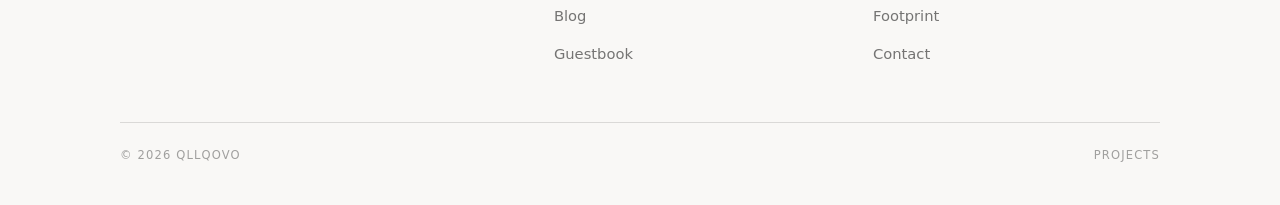
<file: projects.html>
<!DOCTYPE html>
<html lang="en">
<head>
<meta charset="UTF-8">
<meta name="viewport" content="width=device-width, initial-scale=1.0">
<title>Projects — qllqovo</title>
<meta name="description" content="Projects by qllqovo — energy platforms, event galas, sponsorship and debate tournaments.">
<link rel="icon" href="data:image/svg+xml,%3Csvg xmlns='http://www.w3.org/2000/svg' viewBox='0 0 24 24'%3E%3Crect width='24' height='24' fill='%23F9F8F6'/%3E%3Ctext x='12' y='17' font-family='Georgia,serif' font-size='14' fill='%231C1C1C' text-anchor='middle'%3Eq%3C/text%3E%3C/svg%3E">
<link rel="preconnect" href="https://miaoda.feishu.cn">
<link rel="stylesheet" href="https://miaoda.feishu.cn/fonts/css2?family=Playfair+Display:ital,wght@0,400;0,500;0,600;1,400;1,500&family=Karla:wght@400;500;600;700&family=Noto+Serif+SC:wght@400;500;600&family=Noto+Sans+SC:wght@400;500;700&display=swap">
<link rel="stylesheet" href="css/style.css">
</head>
<body>

<header class="masthead">
  <div class="masthead-inner">
    <a class="brand" href="home.html">qllqovo<span class="dot">.</span></a>
    <button class="nav-toggle" id="nav-toggle" aria-label="Menu" aria-expanded="false">
      <span></span><span></span><span></span>
    </button>
    <nav class="nav-links" aria-label="Main">
      <a href="home.html">Home</a>
      <a href="about.html">About</a>
      <a href="projects.html">Projects</a>
      <a href="blog.html">Blog</a>
      <a href="guestbook.html">Guestbook</a>
      <a href="contact.html">Contact</a>
      <span id="auth-slot"></span>
    </nav>
  </div>
</header>

<main>
  <section class="page-hero">
    <div class="container">
      <p class="eyebrow reveal">Chapter 02 — Projects</p>
      <h1 class="reveal">Things I have <em class="italic">built</em><br>and delivered.</h1>
      <p class="lede reveal">From dual-carbon platforms to hundred-person galas —
        a record of the work I have owned end to end.</p>
    </div>
  </section>

  <section class="section">
    <div class="container">
      <div class="section-head reveal">
        <div>
          <p class="eyebrow">Selected work</p>
          <h2>The record</h2>
        </div>
        <span class="idx">05 entries</span>
      </div>
      <div id="project-list"></div>
      <div id="project-add-slot" style="display:none;">
        <button class="add-btn" id="project-add-btn">+ Add a project</button>
      </div>
    </div>
  </section>
</main>

<footer class="site-footer">
  <div class="container">
    <div class="f-grid">
      <div>
        <div class="f-brand">qllqovo<span style="color:var(--ink-40)">.</span></div>
        <p class="f-tag">Back to the index of eight rooms.</p>
      </div>
      <div class="f-col">
        <h4>Rooms</h4>
        <ul>
          <li><a href="home.html">Home</a></li>
          <li><a href="about.html">About Me</a></li>
          <li><a href="blog.html">Blog</a></li>
          <li><a href="guestbook.html">Guestbook</a></li>
        </ul>
      </div>
      <div class="f-col">
        <h4>More</h4>
        <ul>
          <li><a href="skills.html">Skills</a></li>
          <li><a href="music.html">Music Playlist</a></li>
          <li><a href="footprint.html">Footprint</a></li>
          <li><a href="contact.html">Contact</a></li>
        </ul>
      </div>
    </div>
    <div class="f-bottom"><span>© 2026 qllqovo</span><span>Projects</span></div>
  </div>
</footer>

<div id="edit-bar-slot"></div>

<script src="js/config.js"></script>
<script src="js/data.js"></script>
<script src="js/app.js"></script>
<script>
function renderProjects() {
  const data = loadData();
  const host = document.getElementById("project-list");
  host.innerHTML = "";
  data.projects.forEach(function (p, i) {
    const card = document.createElement("article");
    card.className = "reveal";
    card.style.cssText = "border-bottom:var(--line); padding:34px 4px;";
    if (i === 0) card.style.borderTop = "var(--line)";

    let highlights = "";
    p.highlights.forEach(function (h, hi) {
      highlights +=
        '<li style="margin-bottom:8px; color:var(--ink-60); font-size:0.95rem;">' +
        '<span class="editable" data-path="projects.' + i + '.highlights.' + hi + '">' + esc(h) + "</span></li>";
    });

    let tags = "";
    p.tags.forEach(function (t) { tags += '<span class="tag">' + esc(t) + "</span>"; });

    card.innerHTML =
      '<div class="flex between wrap gap-2" style="margin-bottom:12px;">' +
        '<span class="num serif italic" style="color:var(--ink-40);">' + String(i + 1).padStart(2, "0") + "</span>" +
        '<span class="muted2 small" style="letter-spacing:0.12em; text-transform:uppercase;">' + esc(p.period) + "</span>" +
      "</div>" +
      '<h3 class="editable" data-path="projects.' + i + '.title" style="font-size:clamp(1.4rem,2.8vw,1.9rem); margin-bottom:6px;">' + esc(p.title) + "</h3>" +
      '<p class="muted2 small" style="margin-bottom:16px; font-weight:600; letter-spacing:0.04em;">' + esc(p.role) + "</p>" +
      '<p class="editable" data-path="projects.' + i + '.description" style="color:var(--ink-80); max-width:52em; margin-bottom:16px;">' + esc(p.description) + "</p>" +
      '<ul style="list-style:none; max-width:52em; margin-bottom:14px;">' + highlights + "</ul>" +
      '<div class="flex wrap items-center between" style="gap:12px;">' +
        '<div>' + tags + "</div>" +
        '<div class="flex gap-1" style="display:none;" data-del-row>' +
          '<button class="del-btn danger" data-del="' + p.id + '">Delete</button>' +
        "</div>" +
      "</div>";

    host.appendChild(card);
  });

  if (!data.projects.length) {
    host.innerHTML = emptyState("No projects yet", "The owner can add projects after signing in.");
  }
  applyEditState();
}

function projectForm() {
  return (
    '<form id="proj-form">' +
      '<p class="eyebrow">New project</p><h3>Add a project</h3>' +
      '<div class="field"><label>Title</label><input type="text" id="pf-title" required></div>' +
      '<div class="field"><label>Role</label><input type="text" id="pf-role"></div>' +
      '<div class="field"><label>Period</label><input type="text" id="pf-period" placeholder="2026.07 – 2026.08"></div>' +
      '<div class="field"><label>Description</label><textarea id="pf-desc"></textarea></div>' +
      '<div class="field"><label>Highlights (one per line)</label><textarea id="pf-highlights" style="min-height:110px;"></textarea></div>' +
      '<div class="field"><label>Tags (comma separated)</label><input type="text" id="pf-tags"></div>' +
      '<div class="modal-foot"><button type="button" class="btn btn-ghost btn-sm" data-close="1">Cancel</button><button type="submit" class="btn btn-sm">Add project</button></div>' +
    "</form>"
  );
}

document.addEventListener("DOMContentLoaded", function () {
  renderProjects();

  document.addEventListener("qledit", function () {
    const data = loadData();
    const delRows = document.querySelectorAll("[data-del-row]");
    delRows.forEach(function (r) { r.style.display = isEditMode() ? "flex" : "none"; });
    document.getElementById("project-add-slot").style.display = isEditMode() ? "block" : "none";
  });

  document.getElementById("project-list").addEventListener("click", function (e) {
    const btn = e.target.closest("[data-del]");
    if (!btn) return;
    const id = btn.getAttribute("data-del");
    const data = loadData();
    data.projects = data.projects.filter(function (p) { return p.id !== id; });
    saveData(data);
    renderProjects();
    toast("Project deleted.");
  });

  document.getElementById("project-add-btn").addEventListener("click", function () {
    const body = openModal(projectForm());
    body.querySelectorAll("[data-close]").forEach(function (b) {
      b.addEventListener("click", closeModal);
    });
    body.querySelector("#proj-form").addEventListener("submit", function (e) {
      e.preventDefault();
      const data = loadData();
      data.projects.unshift({
        id: uid("p"),
        title: body.querySelector("#pf-title").value.trim() || "Untitled project",
        role: body.querySelector("#pf-role").value.trim(),
        period: body.querySelector("#pf-period").value.trim(),
        description: body.querySelector("#pf-desc").value.trim(),
        highlights: body.querySelector("#pf-highlights").value.split("\n").map(function (s) { return s.trim(); }).filter(Boolean),
        tags: body.querySelector("#pf-tags").value.split(",").map(function (s) { return s.trim(); }).filter(Boolean)
      });
      saveData(data);
      closeModal();
      renderProjects();
      toast("Project added.");
    });
  });

  window.__pageRender = renderProjects;
initShell();
});
</script>
</body>
</html>
</file>
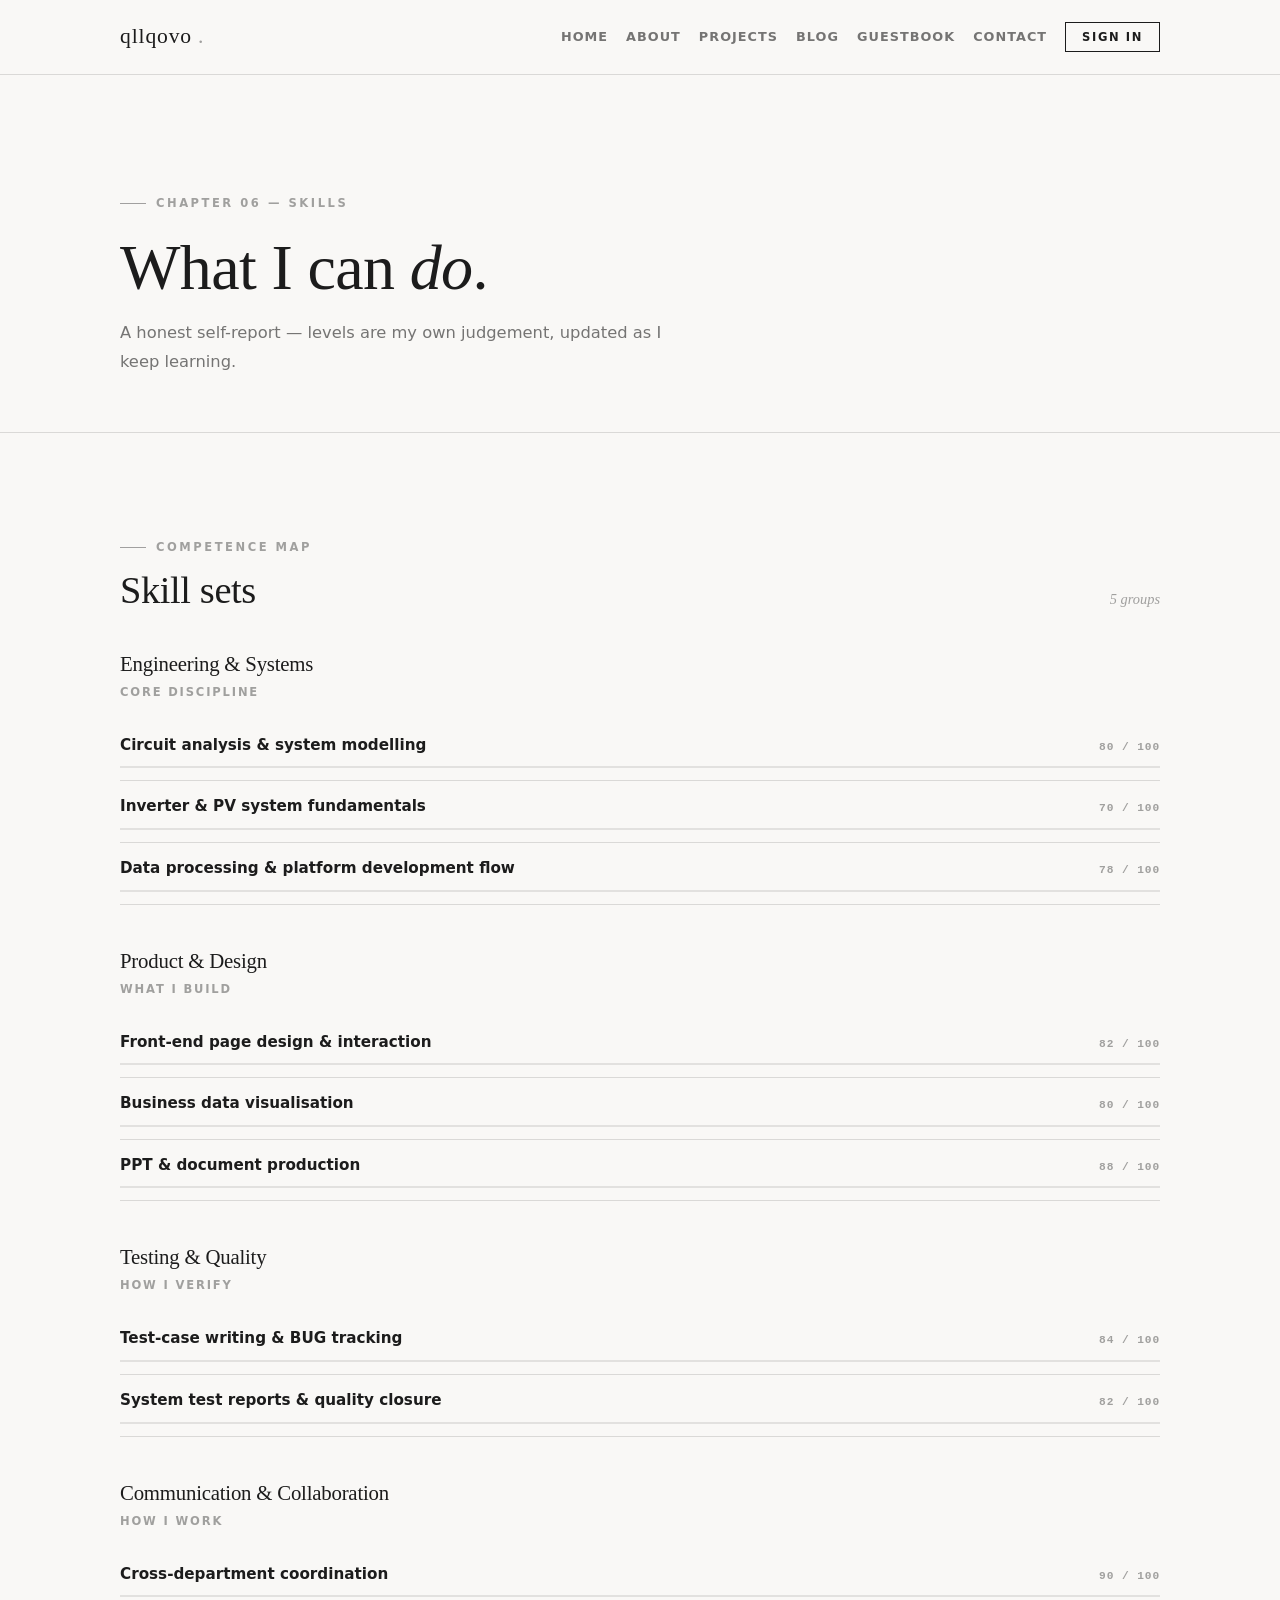
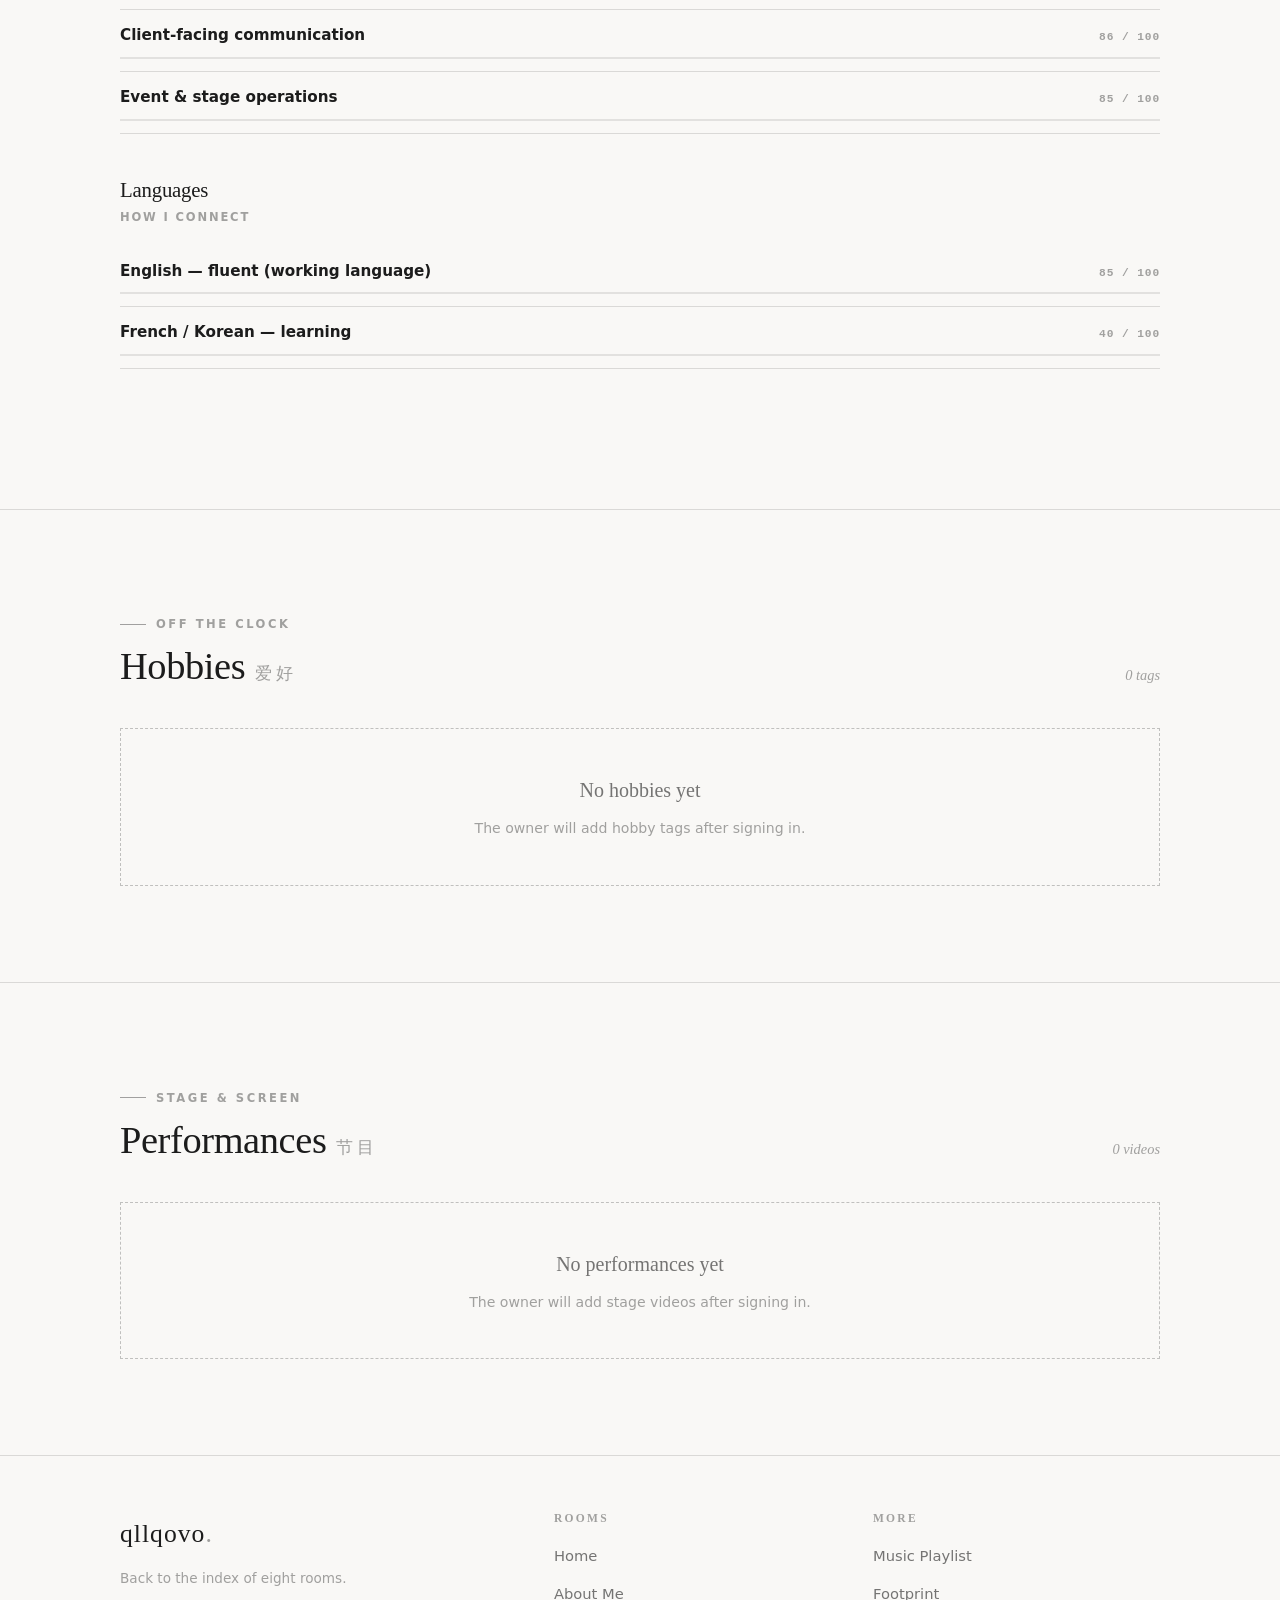
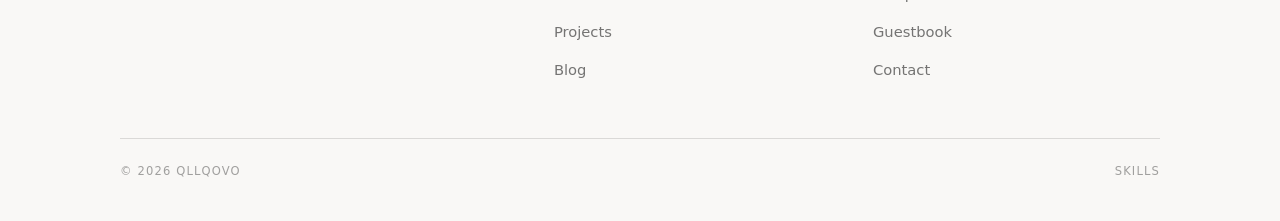
<file: skills.html>
<!DOCTYPE html>
<html lang="en">
<head>
<meta charset="UTF-8">
<meta name="viewport" content="width=device-width, initial-scale=1.0">
<title>Skills — qllqovo</title>
<meta name="description" content="Skills of qllqovo — engineering, product design, testing and communication.">
<link rel="icon" href="data:image/svg+xml,%3Csvg xmlns='http://www.w3.org/2000/svg' viewBox='0 0 24 24'%3E%3Crect width='24' height='24' fill='%23F9F8F6'/%3E%3Ctext x='12' y='17' font-family='Georgia,serif' font-size='14' fill='%231C1C1C' text-anchor='middle'%3Eq%3C/text%3E%3C/svg%3E">
<link rel="preconnect" href="https://miaoda.feishu.cn">
<link rel="stylesheet" href="https://miaoda.feishu.cn/fonts/css2?family=Playfair+Display:ital,wght@0,400;0,500;0,600;1,400;1,500&family=Karla:wght@400;500;600;700&family=Noto+Serif+SC:wght@400;500;600&family=Noto+Sans+SC:wght@400;500;700&display=swap">
<link rel="stylesheet" href="css/style.css">
<style>
/* ---- hobbies (爱好) ---- */
.hobby-tags { display: flex; flex-wrap: wrap; gap: 10px; padding-top: 4px; }
.hobby-tag { display: inline-flex; align-items: center; gap: 8px; padding: 7px 15px; border: 1px solid var(--ink); background: transparent; font-size: .92rem; line-height: 1.45; }
.hobby-x { border: 0; background: none; color: var(--ink-40); font-size: 1.05rem; line-height: 1; padding: 0 0 0 2px; cursor: pointer; display: inline-flex; align-items: center; }
.hobby-x:hover { color: var(--ink); }
@media (max-width: 700px) {
  .hobby-tag { padding: 6px 13px; font-size: .88rem; }
}

/* ---- performances (节目) ---- */
.perf-card { padding: 30px 0 34px; border-top: var(--line); }
.perf-card:last-child { border-bottom: var(--line); }
.perf-media { position: relative; width: 100%; aspect-ratio: 16/9; background: #EDEBE7; border: var(--line); }
.perf-media video, .perf-media iframe { position: absolute; inset: 0; width: 100%; height: 100%; display: block; border: 0; }
.perf-embed { position: absolute; inset: 0; display: flex; align-items: center; justify-content: center; flex-direction: column; gap: 12px; cursor: pointer; }
.perf-play { width: 62px; height: 62px; border-radius: 50%; border: 1px solid var(--ink); background: transparent; color: var(--ink); font-size: 1rem; cursor: pointer; display: flex; align-items: center; justify-content: center; transition: all .18s ease; }
.perf-play:hover { background: var(--ink); color: var(--bg); }
.perf-play-label { font-size: 0.7rem; letter-spacing: 0.16em; text-transform: uppercase; color: var(--ink-60); font-weight: 600; }
.perf-watch { display: inline-flex; align-items: center; gap: 6px; font-weight: 600; border-bottom: 1px solid var(--ink); padding-bottom: 2px; }
.perf-card h3 { font-size: 1.15rem; margin-top: 14px; margin-bottom: 4px; }
.perf-meta { font-size: 0.7rem; letter-spacing: 0.16em; text-transform: uppercase; color: var(--ink-40); font-weight: 600; }
.zh-note { font-family: var(--sans); font-size: 0.45em; font-weight: 500; letter-spacing: 0.22em; color: var(--ink-40); margin-left: 10px; }
@media (max-width: 700px) {
  .perf-card { padding: 22px 0 26px; }
  .perf-play { width: 52px; height: 52px; }
}
</style>
</head>
<body>

<header class="masthead">
  <div class="masthead-inner">
    <a class="brand" href="home.html">qllqovo<span class="dot">.</span></a>
    <button class="nav-toggle" id="nav-toggle" aria-label="Menu" aria-expanded="false">
      <span></span><span></span><span></span>
    </button>
    <nav class="nav-links" aria-label="Main">
      <a href="home.html">Home</a>
      <a href="about.html">About</a>
      <a href="projects.html">Projects</a>
      <a href="blog.html">Blog</a>
      <a href="guestbook.html">Guestbook</a>
      <a href="contact.html">Contact</a>
      <span id="auth-slot"></span>
    </nav>
  </div>
</header>

<main>
  <section class="page-hero">
    <div class="container">
      <p class="eyebrow reveal">Chapter 06 — Skills</p>
      <h1 class="reveal">What I can <em class="italic">do</em>.</h1>
      <p class="lede reveal">A honest self-report — levels are my own judgement,
        updated as I keep learning.</p>
    </div>
  </section>

  <section class="section">
    <div class="container">
      <div class="section-head reveal">
        <div>
          <p class="eyebrow">Competence map</p>
          <h2>Skill sets</h2>
        </div>
        <span class="idx">5 groups</span>
      </div>
      <div id="skill-groups"></div>
      <div id="skill-add-slot" style="display:none;">
        <button class="add-btn" id="skill-add-btn">+ Add a skill</button>
      </div>
    </div>
  </section>

  <section class="section">
    <div class="container">
      <div class="section-head reveal">
        <div>
          <p class="eyebrow">Off the clock</p>
          <h2>Hobbies<span class="zh-note">爱好</span></h2>
        </div>
        <span class="idx" id="hobby-count">0 tags</span>
      </div>
      <div id="hobby-tags"></div>
      <div id="hobby-add-slot" style="display:none;">
        <button class="add-btn" id="hobby-add-btn">+ Add a hobby</button>
      </div>
    </div>
  </section>

  <section class="section">
    <div class="container">
      <div class="section-head reveal">
        <div>
          <p class="eyebrow">Stage &amp; screen</p>
          <h2>Performances<span class="zh-note">节目</span></h2>
        </div>
        <span class="idx" id="perf-count">0 videos</span>
      </div>
      <div id="perf-list"></div>
      <div id="perf-add-slot" style="display:none;">
        <button class="add-btn" id="perf-add-btn">+ Add a video</button>
      </div>
    </div>
  </section>
</main>

<footer class="site-footer">
  <div class="container">
    <div class="f-grid">
      <div>
        <div class="f-brand">qllqovo<span style="color:var(--ink-40)">.</span></div>
        <p class="f-tag">Back to the index of eight rooms.</p>
      </div>
      <div class="f-col">
        <h4>Rooms</h4>
        <ul>
          <li><a href="home.html">Home</a></li>
          <li><a href="about.html">About Me</a></li>
          <li><a href="projects.html">Projects</a></li>
          <li><a href="blog.html">Blog</a></li>
        </ul>
      </div>
      <div class="f-col">
        <h4>More</h4>
        <ul>
          <li><a href="music.html">Music Playlist</a></li>
          <li><a href="footprint.html">Footprint</a></li>
          <li><a href="guestbook.html">Guestbook</a></li>
          <li><a href="contact.html">Contact</a></li>
        </ul>
      </div>
    </div>
    <div class="f-bottom"><span>© 2026 qllqovo</span><span>Skills</span></div>
  </div>
</footer>

<div id="edit-bar-slot"></div>

<script src="js/config.js"></script>
<script src="js/data.js"></script>
<script src="js/app.js"></script>
<script>
function renderSkills() {
  const data = loadData();
  const host = document.getElementById("skill-groups");
  host.innerHTML = "";

  data.skills.forEach(function (g, gi) {
    const group = document.createElement("div");
    group.className = "skill-group reveal";
    let rows = "";
    g.items.forEach(function (it, ii) {
      rows +=
        '<div class="skill-row" data-g="' + gi + '" data-i="' + ii + '">' +
          '<div class="sk-name"><span class="editable" data-path="skills.' + gi + '.items.' + ii + '.name">' + esc(it.name) + "</span>" +
            '<span class="sk-lv">' + it.level + " / 100</span></div>" +
          '<div class="sk-track"><div class="sk-fill" style="width:' + Math.min(100, it.level) + '%"></div></div>' +
          '<div class="flex gap-1 mt-1" style="display:none;" data-sdel-row>' +
            '<button class="del-btn danger" data-sdel="' + gi + ':' + ii + '">Delete</button>' +
          "</div>" +
        "</div>";
    });
    group.innerHTML =
      '<h3>' + esc(g.category) + "</h3>" +
      '<div class="sg-sub">' + esc(g.sub) + "</div>" + rows;
    host.appendChild(group);
  });

  if (!data.skills.length) {
    host.innerHTML = emptyState("No skills listed", "The owner can add skills after signing in.");
  }
  applyEditState();
}

/* ---------- hobbies (爱好): tag chips — owner adds/removes, guests just read ---------- */
let _hobbyFirstRender = true;
function renderHobbies() {
  const data = loadData();
  const tags = data.hobbies || [];
  const host = document.getElementById("hobby-tags");
  if (!host) return;
  host.innerHTML = "";
  document.getElementById("hobby-count").textContent = tags.length + (tags.length === 1 ? " tag" : " tags");
  if (!tags.length) {
    host.innerHTML = emptyState("No hobbies yet", "The owner will add hobby tags after signing in.");
    _hobbyFirstRender = false;
    return;
  }
  tags.forEach(function (t, i) {
    const chip = document.createElement("span");
    chip.className = "hobby-tag reveal";
    chip.innerHTML =
      esc(t) +
      '<button type="button" class="hobby-x" data-hdel="' + i + '" aria-label="Remove tag">×</button>';
    host.appendChild(chip);
  });
  if (!_hobbyFirstRender) {
    host.querySelectorAll(".reveal").forEach(function (el) { el.classList.add("in"); });
  }
  _hobbyFirstRender = false;
  /* freshly rendered chips must respect the current edit mode */
  const editingNow = isEditMode();
  host.querySelectorAll(".hobby-x").forEach(function (b) {
    b.style.display = editingNow ? "inline-flex" : "none";
  });
}
function hobbyFormHtml() {
  return (
    '<form id="hobby-form">' +
      '<p class="eyebrow">New hobby</p><h3>Add a hobby</h3>' +
      '<div class="field"><label>Tag</label><input type="text" id="hf-name" required placeholder="e.g. Debating · Dancing · Photography"></div>' +
      '<div class="modal-foot"><button type="button" class="btn btn-ghost btn-sm" data-close="1">Cancel</button><button type="submit" class="btn btn-sm">Add tag</button></div>' +
    '</form>'
  );
}

/* ---------- performances (节目): owner adds videos, guests watch ---------- */
function perfDateNow() {
  const d = new Date();
  return d.getFullYear() + "." + String(d.getMonth() + 1).padStart(2, "0") + "." + String(d.getDate()).padStart(2, "0");
}
function perfKindFromUrl(url) {
  const u = String(url || "").trim();
  if (!u) return null;
  const bv = u.match(/\/video\/(BV[0-9A-Za-z]+)/);
  if (bv) return { kind: "bilibili", id: bv[1] };
  const yt = u.match(/(?:[?&]v=|youtu\.be\/|\/embed\/)([0-9A-Za-z_-]{11})/);
  if (yt) return { kind: "youtube", id: yt[1] };
  if (/\.(mp4|webm|ogv|ogg|mov)(\?|#|$)/i.test(u)) return { kind: "mp4", id: "" };
  if (/^https?:\/\//i.test(u)) return { kind: "other", id: "" };
  return null;
}
function perfMediaHtml(p) {
  if (p.kind === "data" && p.data) {
    return '<video controls preload="metadata" src="' + p.data + '"></video>';
  }
  if (p.kind === "mp4" && p.url) {
    return '<video controls preload="metadata" src="' + esc(p.url) + '"></video>';
  }
  if ((p.kind === "bilibili" || p.kind === "youtube") && p.embedId) {
    return '<div class="perf-embed" data-embed="' + p.kind + ":" + p.embedId + '">' +
      '<button type="button" class="perf-play" aria-label="Play video"><svg viewBox="0 0 24 24" width="18" height="18" fill="currentColor"><path d="M8 5v14l11-7z"/></svg></button>' +
      '<span class="perf-play-label">Play video</span></div>';
  }
  return '<a class="perf-watch" href="' + esc(p.url || "#") + '" target="_blank" rel="noopener">Watch video ↗</a>';
}
let _perfFirstRender = true;
function renderPerformances() {
  const data = loadData();
  const list = data.performances || [];
  const host = document.getElementById("perf-list");
  if (!host) return;
  host.innerHTML = "";
  document.getElementById("perf-count").textContent = list.length + (list.length === 1 ? " video" : " videos");
  if (!list.length) {
    host.innerHTML = emptyState("No performances yet", "The owner will add stage videos after signing in.");
    _perfFirstRender = false;
    return;
  }
  list.slice().reverse().forEach(function (p) {
    const card = document.createElement("article");
    card.className = "perf-card reveal";
    card.innerHTML =
      '<div class="perf-media">' + perfMediaHtml(p) + "</div>" +
      "<h3>" + esc(p.title || "Untitled") + "</h3>" +
      '<div class="perf-meta">' + esc(p.date || "") + "</div>" +
      '<div class="flex gap-1 mt-1" style="display:none;" data-pdel-row>' +
        '<button class="del-btn danger" data-pdel="' + p.id + '">Delete</button>' +
      "</div>";
    host.appendChild(card);
  });
  if (!_perfFirstRender) {
    host.querySelectorAll(".reveal").forEach(function (el) { el.classList.add("in"); });
  }
  _perfFirstRender = false;
  /* freshly rendered cards must respect the current edit mode (the qledit
     listener only fires on toggle, not on re-render) */
  const editingNow = isEditMode();
  host.querySelectorAll("[data-pdel-row]").forEach(function (r) {
    r.style.display = editingNow ? "flex" : "none";
  });
}
function perfFormHtml() {
  return (
    '<form id="perf-form">' +
      '<p class="eyebrow">New performance</p><h3>Add a video</h3>' +
      '<div class="field"><label>Title</label><input type="text" id="pf-title" required placeholder="e.g. CNY Gala — opening dance"></div>' +
      '<div class="field"><label>Video link</label><input type="text" id="pf-url" placeholder="https://www.bilibili.com/video/BV…  ·  YouTube  ·  …direct .mp4"></div>' +
      '<p class="muted2 small" style="margin:-8px 0 16px;">Paste a link, or upload a small clip (≤ 2 MB).</p>' +
      '<div class="field"><label>Upload a clip</label><input type="file" id="pf-file" accept="video/*">' +
        '<p id="pf-info" class="muted2 small" style="min-height:1.2em; margin-top:8px;"></p></div>' +
      '<div class="modal-foot"><button type="button" class="btn btn-ghost btn-sm" data-close="1">Cancel</button><button type="submit" class="btn btn-sm">Add video</button></div>' +
    '</form>'
  );
}

document.addEventListener("DOMContentLoaded", function () {
  renderSkills();

  document.addEventListener("qledit", function () {
    document.getElementById("skill-add-slot").style.display = isEditMode() ? "block" : "none";
    document.querySelectorAll("[data-sdel-row]").forEach(function (r) {
      r.style.display = isEditMode() ? "flex" : "none";
    });
  });

  document.getElementById("skill-groups").addEventListener("click", function (e) {
    const btn = e.target.closest("[data-sdel]");
    if (!btn) return;
    const parts = btn.getAttribute("data-sdel").split(":");
    const data = loadData();
    data.skills[Number(parts[0])].items.splice(Number(parts[1]), 1);
    saveData(data);
    renderSkills();
    toast("Skill removed.");
  });

  document.getElementById("skill-add-btn").addEventListener("click", function () {
    const body = openModal(
      '<form id="skill-form">' +
        '<p class="eyebrow">New skill</p><h3>Add a skill</h3>' +
        '<div class="field"><label>Name</label><input type="text" id="sf-name" required></div>' +
        '<div class="field"><label>Group</label><select id="sf-group">' +
          dataGroupOptions() +
          '<option value="__new__">— New group…</option></select></div>' +
        '<div class="field" id="sf-newgroup-wrap" style="display:none;"><label>New group name</label><input type="text" id="sf-newgroup"></div>' +
        '<div class="field"><label>Level (0–100)</label><input type="number" id="sf-level" min="0" max="100" value="70"></div>' +
        '<div class="modal-foot"><button type="button" class="btn btn-ghost btn-sm" data-close="1">Cancel</button><button type="submit" class="btn btn-sm">Add skill</button></div>' +
      "</form>"
    );
    body.querySelectorAll("[data-close]").forEach(function (b) { b.addEventListener("click", closeModal); });
    const sel = body.querySelector("#sf-group");
    sel.addEventListener("change", function () {
      body.querySelector("#sf-newgroup-wrap").style.display = sel.value === "__new__" ? "block" : "none";
    });
    body.querySelector("#skill-form").addEventListener("submit", function (e) {
      e.preventDefault();
      const data = loadData();
      const name = body.querySelector("#sf-name").value.trim();
      const level = Math.max(0, Math.min(100, Number(body.querySelector("#sf-level").value) || 0));
      let gi = Number(sel.value);
      if (sel.value === "__new__") {
        const ng = body.querySelector("#sf-newgroup").value.trim() || "New group";
        data.skills.push({ category: ng, sub: "Custom", items: [] });
        gi = data.skills.length - 1;
      }
      data.skills[gi].items.push({ name: name, level: level });
      saveData(data);
      closeModal();
      renderSkills();
      toast("Skill added.");
    });
  });

  function dataGroupOptions() {
    const data = loadData();
    return data.skills.map(function (g, i) { return '<option value="' + i + '">' + esc(g.category) + "</option>"; }).join("");
  }

  renderHobbies();
  document.addEventListener("qledit", function () {
    document.getElementById("hobby-add-slot").style.display = isEditMode() ? "block" : "none";
    document.querySelectorAll(".hobby-x").forEach(function (b) {
      b.style.display = isEditMode() ? "inline-flex" : "none";
    });
  });
  document.getElementById("hobby-tags").addEventListener("click", function (e) {
    const btn = e.target.closest("[data-hdel]");
    if (!btn) return;
    const data = loadData();
    data.hobbies = (data.hobbies || []).filter(function (_, i) { return i !== Number(btn.getAttribute("data-hdel")); });
    saveData(data);
    renderHobbies();
    toast("Hobby removed.");
  });
  document.getElementById("hobby-add-btn").addEventListener("click", function () {
    const body = openModal(hobbyFormHtml());
    body.querySelectorAll("[data-close]").forEach(function (b) { b.addEventListener("click", closeModal); });
    body.querySelector("#hobby-form").addEventListener("submit", function (e) {
      e.preventDefault();
      const name = body.querySelector("#hf-name").value.trim();
      if (!name) { toast("Type a hobby tag first."); return; }
      const data = loadData();
      data.hobbies = data.hobbies || [];
      if (data.hobbies.indexOf(name) >= 0) { toast("That tag already exists."); return; }
      data.hobbies.push(name);
      saveData(data); closeModal(); renderHobbies(); toast("Hobby added.");
    });
  });

  renderPerformances();
  document.addEventListener("qledit", function () {
    document.getElementById("perf-add-slot").style.display = isEditMode() ? "block" : "none";
    document.querySelectorAll("[data-pdel-row]").forEach(function (r) {
      r.style.display = isEditMode() ? "flex" : "none";
    });
  });
  document.getElementById("perf-list").addEventListener("click", function (e) {
    const pb = e.target.closest(".perf-play");
    if (pb) {
      const box = pb.closest(".perf-embed");
      if (!box) return;
      const parts = box.getAttribute("data-embed").split(":");
      const srcIf = parts[0] === "bilibili"
        ? "https://player.bilibili.com/player.html?bvid=" + parts[1] + "&page=1&high_quality=1&danmaku=0"
        : "https://www.youtube-nocookie.com/embed/" + parts[1];
      box.innerHTML = '<iframe src="' + srcIf + '" allowfullscreen allow="accelerometer; autoplay; encrypted-media; gyroscope; picture-in-picture"></iframe>';
      return;
    }
    const btn = e.target.closest("[data-pdel]");
    if (!btn) return;
    const data = loadData();
    data.performances = (data.performances || []).filter(function (p) { return p.id !== btn.getAttribute("data-pdel"); });
    saveData(data);
    renderPerformances();
    toast("Video removed.");
  });
  document.getElementById("perf-add-btn").addEventListener("click", function () {
    const body = openModal(perfFormHtml());
    body.querySelectorAll("[data-close]").forEach(function (b) { b.addEventListener("click", closeModal); });
    const info = body.querySelector("#pf-info");
    body.querySelector("#pf-file").addEventListener("change", function () {
      const f = this.files && this.files[0];
      if (!f) return;
      const mb = (f.size / 1024 / 1024).toFixed(2);
      info.textContent = f.name + " · " + mb + " MB" + (f.size > 2 * 1024 * 1024 ? " — too large, use a link instead." : " — ready.");
    });
    body.querySelector("#perf-form").addEventListener("submit", function (e) {
      e.preventDefault();
      const title = body.querySelector("#pf-title").value.trim();
      const url = body.querySelector("#pf-url").value.trim();
      const file = body.querySelector("#pf-file").files && body.querySelector("#pf-file").files[0];
      if (!title) { toast("Give the video a title."); return; }
      if (url) {
        const parsed = perfKindFromUrl(url);
        if (!parsed) { toast("That link is not supported — use Bilibili, YouTube or a direct .mp4 URL."); return; }
        const data = loadData();
        data.performances.push({ id: uid("perf"), title: title, date: perfDateNow(), kind: parsed.kind, embedId: parsed.id || "", url: url });
        saveData(data); closeModal(); renderPerformances(); toast("Video added.");
        return;
      }
      if (file) {
        if (file.size > 2 * 1024 * 1024) { toast("That clip is too large — paste a link instead (e.g. Bilibili)."); return; }
        const reader = new FileReader();
        reader.onload = function (ev) {
          const data = loadData();
          data.performances.push({ id: uid("perf"), title: title, date: perfDateNow(), kind: "data", data: ev.target.result });
          saveData(data); closeModal(); renderPerformances(); toast("Video added.");
        };
        reader.readAsDataURL(file);
        return;
      }
      toast("Paste a video link or choose a clip.");
    });
  });

  window.__pageRender = function () { renderSkills(); renderHobbies(); renderPerformances(); };
initShell();
});
</script>
</body>
</html>
</file>
<file: css/style.css>
/* ============================================================
   qllqovo.github.io — Editorial Design System (编辑杂志风)
   Warm beige, soft ink, serif display / sans body, hairline rules,
   no rounded corners, no shadows, no gradients. Monochrome only.
   ============================================================ */

:root {
  --bg:        #F9F8F6;
  --paper:     #FFFFFF;
  --ink:       #1C1C1C;
  --ink-80:    rgba(28, 28, 28, 0.80);
  --ink-60:    rgba(28, 28, 28, 0.60);
  --ink-40:    rgba(28, 28, 28, 0.40);
  --ink-25:    rgba(28, 28, 28, 0.25);
  --ink-14:    rgba(28, 28, 28, 0.14);
  --ink-10:    rgba(28, 28, 28, 0.10);
  --ink-06:    rgba(28, 28, 28, 0.06);
  --line:      1px solid var(--ink-14);
  --serif:     "Playfair Display", "Noto Serif SC", Georgia, "Songti SC", "SimSun", serif;
  --sans:      "Karla", "Noto Sans SC", "PingFang SC", "Microsoft YaHei", system-ui, sans-serif;
  --mono:      "SFMono-Regular", "Cascadia Code", Consolas, "Noto Sans SC", monospace;
  --maxw:      1120px;
  --ease:      cubic-bezier(0.4, 0, 0.2, 1);
}

/* ---------- Reset & base ---------- */
*, *::before, *::after { box-sizing: border-box; margin: 0; padding: 0; }

html { -webkit-text-size-adjust: 100%; scroll-behavior: smooth; }

body {
  background: var(--bg);
  color: var(--ink);
  font-family: var(--sans);
  font-size: 16px;
  line-height: 1.75;
  -webkit-font-smoothing: antialiased;
  text-rendering: optimizeLegibility;
}

img { max-width: 100%; display: block; }
a { color: inherit; text-decoration: none; }
button { font-family: inherit; cursor: pointer; }
input, textarea, select { font-family: inherit; font-size: inherit; color: inherit; }
::selection { background: var(--ink); color: var(--bg); }

h1, h2, h3, h4 { font-family: var(--serif); font-weight: 500; line-height: 1.15; letter-spacing: -0.01em; }

.container { max-width: var(--maxw); margin: 0 auto; padding: 0 24px; }
@media (min-width: 768px) { .container { padding: 0 40px; } }

/* ---------- Eyebrow / section labels ---------- */
.eyebrow {
  font-family: var(--sans);
  font-size: 0.72rem;
  font-weight: 600;
  letter-spacing: 0.22em;
  text-transform: uppercase;
  color: var(--ink-40);
  display: inline-flex;
  align-items: center;
  gap: 10px;
}
.eyebrow::before {
  content: "";
  width: 26px;
  height: 1px;
  background: var(--ink-40);
  display: inline-block;
}

/* ---------- Masthead / nav ---------- */
.masthead {
  position: sticky;
  top: 0;
  z-index: 60;
  background: rgba(249, 248, 246, 0.92);
  backdrop-filter: blur(8px);
  -webkit-backdrop-filter: blur(8px);
  border-bottom: var(--line);
}
.masthead-inner {
  max-width: var(--maxw);
  margin: 0 auto;
  padding: 14px 24px;
  display: flex;
  align-items: center;
  justify-content: space-between;
  gap: 16px;
  position: relative;
}
@media (min-width: 768px) { .masthead-inner { padding: 18px 40px; } }

.brand {
  font-family: var(--serif);
  font-size: 1.35rem;
  letter-spacing: 0.04em;
  display: inline-flex;
  align-items: baseline;
  gap: 6px;
}
.brand .dot { color: var(--ink-40); }

.nav-links { display: flex; align-items: center; gap: 18px; }
.nav-links a {
  font-size: 0.8rem;
  font-weight: 600;
  letter-spacing: 0.08em;
  text-transform: uppercase;
  color: var(--ink-60);
  position: relative;
  padding: 4px 0;
  transition: color 0.25s var(--ease);
}
.nav-links a::after {
  content: "";
  position: absolute;
  left: 0; bottom: 0;
  height: 1px; width: 100%;
  background: var(--ink);
  transform: scaleX(0);
  transform-origin: right center;
  transition: transform 0.35s var(--ease);
}
.nav-links a:hover { color: var(--ink); }
.nav-links a:hover::after { transform: scaleX(1); transform-origin: left center; }
.nav-links a.active { color: var(--ink); }
.nav-links a.active::after { transform: scaleX(1); }

/* hamburger toggle (mobile) */
.nav-toggle {
  display: none;
  flex-direction: column;
  justify-content: center;
  gap: 5px;
  width: 40px;
  height: 40px;
  padding: 9px;
  background: transparent;
  border: 1px solid var(--ink);
  border-radius: 0;
}
.nav-toggle span { display: block; height: 1.5px; background: var(--ink); width: 100%; transition: transform 0.3s var(--ease), opacity 0.3s var(--ease); }
.nav-toggle.open span:nth-child(1) { transform: translateY(6.5px) rotate(45deg); }
.nav-toggle.open span:nth-child(2) { opacity: 0; }
.nav-toggle.open span:nth-child(3) { transform: translateY(-6.5px) rotate(-45deg); }

@media (max-width: 900px) {
  .masthead-inner { padding: 12px 16px; gap: 12px; }
  .nav-toggle { display: flex; }
  .nav-links {
    position: absolute;
    top: 100%;
    left: 0;
    right: 0;
    flex-direction: column;
    align-items: stretch;
    gap: 0;
    background: var(--bg);
    border-bottom: var(--line);
    border-top: var(--line);
    display: none;
    padding: 6px 16px 14px;
  }
  .nav-links.open { display: flex; }
  .nav-links a {
    font-size: 0.82rem;
    letter-spacing: 0.1em;
    padding: 12px 2px;
    border-bottom: 1px solid var(--ink-10);
  }
  .nav-links a:last-of-type { border-bottom: none; }
  .nav-links a::after { display: none; }
  .nav-links #auth-slot { margin-top: 10px; }
  .nav-links #auth-slot .auth-pill { width: 100%; justify-content: center; }
}

/* ---------- Buttons ---------- */
.btn {
  display: inline-flex;
  align-items: center;
  justify-content: center;
  gap: 8px;
  padding: 11px 26px;
  font-size: 0.78rem;
  font-weight: 600;
  letter-spacing: 0.14em;
  text-transform: uppercase;
  color: var(--ink);
  background: transparent;
  border: 1px solid var(--ink);
  border-radius: 0;
  transition: color 0.25s var(--ease), background 0.25s var(--ease), border-color 0.25s var(--ease);
}
.btn:hover { background: var(--ink); color: var(--bg); border-color: var(--ink); }
.btn:active { transform: scale(0.98); }
.btn:disabled { opacity: 0.4; cursor: not-allowed; }
.btn-sm { padding: 7px 16px; font-size: 0.68rem; }
.btn-ghost { border-color: var(--ink-40); color: var(--ink-80); }
.btn-ghost:hover { border-color: var(--ink); background: var(--ink); color: var(--bg); }
.btn-block { width: 100%; }

/* underline text link */
.u {
  color: inherit;
  background-image: linear-gradient(to right, currentColor, currentColor);
  background-size: 0% 1px;
  background-repeat: no-repeat;
  background-position: left bottom;
  transition: background-size 0.35s var(--ease);
  padding-bottom: 2px;
}
.u:hover { background-size: 100% 1px; }

/* ---------- Doorbell welcome page ---------- */
.welcome {
  min-height: 100vh;
  display: flex;
  flex-direction: column;
  align-items: center;
  justify-content: center;
  text-align: center;
  padding: 40px 24px;
  position: relative;
  overflow: hidden;
}
.welcome::before,
.welcome::after {
  content: "";
  position: absolute;
  border: 1px solid var(--ink-10);
  pointer-events: none;
}
.welcome::before { top: 24px; right: 24px; bottom: 24px; left: 24px; }
.welcome::after { top: 40px; right: 40px; bottom: 40px; left: 40px; }
@media (min-width: 768px) {
  .welcome::before { top: 32px; right: 32px; bottom: 32px; left: 32px; }
  .welcome::after { top: 52px; right: 52px; bottom: 52px; left: 52px; }
}

.welcome-mark { font-family: var(--serif); font-size: 0.95rem; letter-spacing: 0.3em; text-transform: uppercase; color: var(--ink-40); margin-bottom: 34px; }

.welcome h1 {
  font-size: clamp(2rem, 6vw, 4.2rem);
  font-weight: 500;
  max-width: 16em;
  line-height: 1.18;
  margin-bottom: 18px;
}
.welcome h1 em { font-style: italic; color: var(--ink-60); }
.welcome .sub { color: var(--ink-60); max-width: 30em; margin-bottom: 56px; font-size: 1rem; }

/* doorbell */
.doorbell-wrap { display: flex; flex-direction: column; align-items: center; gap: 18px; }
.doorbell {
  width: 108px; height: 108px;
  border-radius: 50%;
  border: 1px solid var(--ink);
  background: transparent;
  display: flex; align-items: center; justify-content: center;
  color: var(--ink);
  transition: background 0.3s var(--ease), color 0.3s var(--ease), transform 0.3s var(--ease);
  position: relative;
}
.doorbell:hover { background: var(--ink); color: var(--bg); transform: translateY(-2px); }
.doorbell:active { transform: scale(0.95); }
.doorbell svg { width: 40px; height: 40px; }
.doorbell svg .bell {
  transform-origin: 50% 0%;
  transition: transform 0.35s var(--ease);
}
.doorbell:hover svg .bell { animation: doorbell-ring 0.7s var(--ease) 1; }
@keyframes doorbell-ring {
  0%   { transform: rotate(0); }
  20%  { transform: rotate(-14deg); }
  40%  { transform: rotate(12deg); }
  60%  { transform: rotate(-8deg); }
  80%  { transform: rotate(4deg); }
  100% { transform: rotate(0); }
}
.doorbell-label {
  font-size: 0.72rem;
  font-weight: 600;
  letter-spacing: 0.28em;
  text-transform: uppercase;
  color: var(--ink-40);
}
.welcome .hint { position: absolute; bottom: 34px; left: 0; right: 0; font-size: 0.72rem; letter-spacing: 0.14em; color: var(--ink-25); text-transform: uppercase; }

/* ---------- Page hero ---------- */
.page-hero { padding: 72px 0 40px; border-bottom: var(--line); }
.page-hero h1 { font-size: clamp(2.4rem, 6vw, 4rem); margin: 18px 0 14px; }
.page-hero .lede { color: var(--ink-60); max-width: 34em; font-size: 1.02rem; }
@media (min-width: 768px) { .page-hero { padding: 110px 0 56px; } }

/* ---------- Sections ---------- */
.section { padding: 64px 0; border-bottom: var(--line); }
.section:last-child { border-bottom: none; }
@media (min-width: 768px) { .section { padding: 96px 0; } }

.section-head { display: flex; align-items: flex-end; justify-content: space-between; gap: 20px; margin-bottom: 40px; }
.section-head h2 { font-size: clamp(1.7rem, 3.6vw, 2.4rem); margin-top: 10px; }
.section-head .idx { font-family: var(--serif); font-style: italic; font-size: 0.9rem; color: var(--ink-40); }

/* ---------- Cards ---------- */
.card {
  background: var(--paper);
  border: var(--line);
  border-radius: 0;
  padding: 26px;
  transition: border-color 0.3s var(--ease), transform 0.3s var(--ease);
}
.card:hover { border-color: var(--ink); }
.card h3 { font-size: 1.3rem; margin-bottom: 8px; }
.card p { color: var(--ink-60); font-size: 0.92rem; }

.grid { display: grid; grid-template-columns: 1fr; gap: 20px; }
@media (min-width: 700px) { .grid-2 { grid-template-columns: repeat(2, 1fr); } }
@media (min-width: 900px) { .grid-3 { grid-template-columns: repeat(3, 1fr); } }
@media (min-width: 900px) { .grid-4 { grid-template-columns: repeat(4, 1fr); } }

/* ---------- Editorial numbered list (modules / projects) ---------- */
.editorial-list { list-style: none; }
.editorial-list li {
  display: grid;
  grid-template-columns: 52px 1fr auto;
  align-items: baseline;
  gap: 18px;
  padding: 26px 4px;
  border-bottom: var(--line);
  transition: padding-left 0.35s var(--ease);
}
.editorial-list li:first-child { border-top: var(--line); }
.editorial-list li:hover { padding-left: 12px; }
.editorial-list .num { font-family: var(--serif); font-style: italic; font-size: 0.95rem; color: var(--ink-40); }
.editorial-list .t { font-family: var(--serif); font-size: clamp(1.35rem, 3vw, 1.9rem); line-height: 1.2; }
.editorial-list .t small { display: block; font-family: var(--sans); font-size: 0.72rem; letter-spacing: 0.18em; text-transform: uppercase; color: var(--ink-40); font-weight: 600; margin-top: 6px; }
.editorial-list .arrow { font-family: var(--serif); font-style: italic; font-size: 1.2rem; color: var(--ink-40); opacity: 0; transform: translateX(-8px); transition: opacity 0.35s var(--ease), transform 0.35s var(--ease), color 0.3s; }
.editorial-list li:hover .arrow { opacity: 1; transform: translateX(0); color: var(--ink); }
@media (max-width: 560px) {
  .editorial-list li { grid-template-columns: 40px 1fr; }
  .editorial-list .arrow { display: none; }
}

/* ---------- Reveal on scroll ---------- */
.reveal { opacity: 0; transform: translateY(22px); transition: opacity 0.7s var(--ease), transform 0.7s var(--ease); }
.reveal.in { opacity: 1; transform: none; }

/* ---------- Forms & inputs ---------- */
.field { display: block; margin-bottom: 18px; }
.field label {
  display: block;
  font-size: 0.68rem;
  font-weight: 600;
  letter-spacing: 0.18em;
  text-transform: uppercase;
  color: var(--ink-40);
  margin-bottom: 8px;
}
.field input, .field textarea, .field select {
  width: 100%;
  padding: 12px 14px;
  background: var(--paper);
  border: 1px solid var(--ink-25);
  border-radius: 0;
  font-size: 0.95rem;
  color: var(--ink);
  outline: none;
  transition: border-color 0.25s var(--ease);
}
.field input:focus, .field textarea:focus, .field select:focus { border-color: var(--ink); }
.field textarea { min-height: 120px; resize: vertical; }
.field input::placeholder, .field textarea::placeholder { color: var(--ink-25); }

/* ---------- Modal ---------- */
.modal-mask {
  position: fixed; inset: 0;
  background: rgba(28, 28, 28, 0.35);
  display: none;
  align-items: center;
  justify-content: center;
  padding: 20px;
  z-index: 100;
}
.modal-mask.open { display: flex; }
.modal {
  background: var(--bg);
  border: var(--line);
  max-width: 460px;
  width: 100%;
  padding: 36px 30px;
  position: relative;
  max-height: 88vh;
  overflow: auto;
}
.modal h3 { font-size: 1.5rem; margin: 12px 0 20px; }
.modal-close {
  position: absolute; top: 14px; right: 16px;
  background: none; border: none;
  font-size: 1.3rem; color: var(--ink-40);
  line-height: 1; padding: 6px;
}
.modal-close:hover { color: var(--ink); }
.modal-foot { display: flex; justify-content: flex-end; gap: 12px; margin-top: 8px; }

/* ---------- Toast ---------- */
.toast {
  position: fixed;
  left: 50%;
  bottom: 34px;
  transform: translate(-50%, 20px);
  background: var(--ink);
  color: var(--bg);
  padding: 12px 26px;
  font-size: 0.82rem;
  letter-spacing: 0.06em;
  opacity: 0;
  pointer-events: none;
  transition: opacity 0.35s var(--ease), transform 0.35s var(--ease);
  z-index: 200;
  border-radius: 0;
  max-width: 86vw;
  text-align: center;
}
.toast.show { opacity: 1; transform: translate(-50%, 0); }

/* ---------- Badges / tags ---------- */
.tag {
  display: inline-block;
  font-size: 0.66rem;
  font-weight: 600;
  letter-spacing: 0.14em;
  text-transform: uppercase;
  color: var(--ink-60);
  border: 1px solid var(--ink-25);
  padding: 4px 12px;
  margin: 0 8px 8px 0;
}

/* ---------- Table-ish info rows ---------- */
.rows { list-style: none; }
.rows li {
  display: grid;
  grid-template-columns: 140px 1fr;
  gap: 16px;
  padding: 14px 0;
  border-bottom: var(--line);
}
.rows li:first-child { border-top: var(--line); }
.rows .k { font-size: 0.68rem; font-weight: 600; letter-spacing: 0.16em; text-transform: uppercase; color: var(--ink-40); padding-top: 4px; }
.rows .v { font-size: 1rem; }
@media (max-width: 560px) { .rows li { grid-template-columns: 1fr; gap: 2px; } }

/* ---------- Timeline (3-col grid: time / axis / content) ---------- */
.timeline { list-style: none; }
.timeline li {
  display: grid;
  grid-template-columns: minmax(96px, 150px) 34px 1fr;
  gap: 16px;
  padding: 18px 0;
}
.timeline .tl-time { font-family: var(--mono); font-size: 0.78rem; color: var(--ink-40); padding-top: 5px; text-align: right; }
.timeline .tl-axis { position: relative; display: flex; justify-content: center; }
.timeline .tl-axis::before {
  content: "";
  position: absolute; top: 0; bottom: 0;
  width: 1px;
  background: var(--ink-25);
  left: 50%;
  transform: translateX(-50%);
}
.timeline .tl-dot {
  width: 9px; height: 9px;
  background: var(--bg);
  border: 1px solid var(--ink);
  border-radius: 0;
  transform: rotate(45deg);
  z-index: 1;
  margin-top: 8px;
  justify-self: center;
}
.timeline .tl-body h4 { font-size: 1.12rem; margin-bottom: 4px; }
.timeline .tl-body .sub { font-size: 0.78rem; letter-spacing: 0.1em; text-transform: uppercase; color: var(--ink-40); margin-bottom: 8px; font-weight: 600; }
.timeline .tl-body p { color: var(--ink-60); font-size: 0.92rem; margin-bottom: 6px; }
@media (max-width: 640px) {
  .timeline li { grid-template-columns: 84px 24px 1fr; gap: 10px; }
  .timeline .tl-time { font-size: 0.7rem; }
}

/* ---------- Blog list ---------- */
.post-item { display: block; padding: 30px 4px; border-bottom: var(--line); transition: padding-left 0.35s var(--ease); }
.post-item:hover { padding-left: 14px; }
.post-item .meta { font-size: 0.7rem; letter-spacing: 0.16em; text-transform: uppercase; color: var(--ink-40); font-weight: 600; margin-bottom: 8px; }
.post-item h3 { font-size: clamp(1.3rem, 2.6vw, 1.8rem); margin-bottom: 8px; }
.post-item p { color: var(--ink-60); max-width: 42em; font-size: 0.95rem; }
.post-item .more { margin-top: 12px; display: inline-flex; align-items: center; gap: 6px; font-size: 0.74rem; font-weight: 600; letter-spacing: 0.14em; text-transform: uppercase; color: var(--ink-40); }
.post-item .more::after { content: "→"; font-family: var(--serif); font-style: italic; transition: transform 0.3s var(--ease); }
.post-item:hover .more::after { transform: translateX(4px); }
.post-item:hover .more { color: var(--ink); }

/* ---------- Guestbook cards ---------- */
.gb-grid { display: grid; grid-template-columns: 1fr; gap: 16px; }
@media (min-width: 760px) { .gb-grid { grid-template-columns: repeat(2, 1fr); } }
.gb-card {
  background: var(--paper);
  border: var(--line);
  padding: 22px 24px;
  cursor: pointer;
  transition: border-color 0.3s var(--ease), transform 0.3s var(--ease);
}
.gb-card:hover { border-color: var(--ink); transform: translateY(-2px); }
.gb-card .gb-head { display: flex; justify-content: space-between; align-items: center; gap: 10px; margin-bottom: 8px; }
.gb-card .gb-type { font-size: 0.62rem; font-weight: 600; letter-spacing: 0.18em; text-transform: uppercase; color: var(--ink-40); border: 1px solid var(--ink-14); padding: 3px 10px; }
.gb-card .gb-who { font-size: 0.68rem; color: var(--ink-40); font-style: italic; }
.gb-card .gb-text { font-family: var(--serif); font-size: 1.08rem; line-height: 1.5; }
.gb-card .gb-full { display: none; margin-top: 14px; border-top: var(--line); padding-top: 14px; color: var(--ink-60); font-size: 0.92rem; }
.gb-card.open .gb-full { display: block; }
.gb-card .gb-expand { font-size: 0.66rem; letter-spacing: 0.16em; text-transform: uppercase; color: var(--ink-40); font-weight: 600; margin-top: 10px; }
.gb-card .gb-expand span::before { content: "Read more"; }
.gb-card.open .gb-expand span::before { content: "Close"; }
.gb-mine {
  background: #F1F0ED;
  border: 1px dashed var(--ink-40);
  position: relative;
}
.gb-mine .gb-flag { position: absolute; top: -1px; right: -1px; background: var(--ink); color: var(--bg); font-size: 0.6rem; letter-spacing: 0.14em; text-transform: uppercase; padding: 4px 10px; font-weight: 600; }

/* ---------- Skills ---------- */
.skill-group { margin-bottom: 44px; }
.skill-group > h3 { font-size: 1.3rem; margin-bottom: 6px; }
.skill-group > .sg-sub { font-size: 0.72rem; letter-spacing: 0.16em; text-transform: uppercase; color: var(--ink-40); font-weight: 600; margin-bottom: 18px; }
.skill-row { display: grid; grid-template-columns: 1fr; gap: 0; border-bottom: var(--line); padding: 12px 0; }
.skill-row:first-of-type { border-top: var(--line); }
.skill-row .sk-name { font-size: 0.95rem; font-weight: 600; display: flex; justify-content: space-between; align-items: baseline; margin-bottom: 8px; }
.skill-row .sk-name .sk-lv { font-family: var(--mono); font-size: 0.7rem; color: var(--ink-40); letter-spacing: 0.08em; }
.skill-row .sk-track { height: 2px; background: var(--ink-10); position: relative; }
.skill-row .sk-fill { position: absolute; left: 0; top: 0; bottom: 0; background: var(--ink); transform: scaleX(0); transform-origin: left; transition: transform 1s var(--ease); }
.skill-row.in .sk-fill { transform: scaleX(1); }

/* ---------- Music ---------- */
.track { display: grid; grid-template-columns: 46px 1fr auto; align-items: center; gap: 16px; padding: 18px 4px; border-bottom: var(--line); }
.track:first-of-type { border-top: var(--line); }
.track .trk-no { font-family: var(--serif); font-style: italic; color: var(--ink-40); font-size: 0.95rem; }
.track .trk-t { font-size: 1.02rem; font-weight: 600; }
.track .trk-a { font-size: 0.8rem; color: var(--ink-60); letter-spacing: 0.04em; }
.track .trk-link { font-size: 0.7rem; letter-spacing: 0.14em; text-transform: uppercase; color: var(--ink-40); font-weight: 600; }
.track:hover .trk-no { color: var(--ink); }
.track .trk-actions { display: none; gap: 10px; }
.edit-on .track .trk-actions { display: inline-flex; }

/* ---------- Footer ---------- */
.site-footer { border-top: var(--line); padding: 56px 0 40px; }
.site-footer .f-grid { display: grid; grid-template-columns: 1fr; gap: 32px; }
@media (min-width: 768px) { .site-footer .f-grid { grid-template-columns: 1.4fr 1fr 1fr; } }
.f-brand { font-family: var(--serif); font-size: 1.6rem; letter-spacing: 0.04em; }
.f-tag { color: var(--ink-40); font-size: 0.85rem; max-width: 22em; margin-top: 10px; }
.f-col h4 { font-size: 0.72rem; font-weight: 600; letter-spacing: 0.2em; text-transform: uppercase; color: var(--ink-40); margin-bottom: 16px; }
.f-col ul { list-style: none; }
.f-col li { margin-bottom: 10px; }
.f-col a { color: var(--ink-60); font-size: 0.92rem; }
.f-col a:hover { color: var(--ink); text-decoration: underline; text-underline-offset: 4px; }
.f-bottom { border-top: var(--line); margin-top: 44px; padding-top: 22px; display: flex; flex-wrap: wrap; justify-content: space-between; gap: 10px; font-size: 0.72rem; letter-spacing: 0.1em; color: var(--ink-40); text-transform: uppercase; }

/* ---------- Edit mode ---------- */
.edit-bar {
  position: fixed;
  left: 50%;
  bottom: 26px;
  transform: translateX(-50%);
  background: var(--ink);
  color: var(--bg);
  display: flex;
  align-items: center;
  gap: 6px;
  padding: 8px 10px;
  z-index: 90;
  box-shadow: none;
  border: none;
}
.edit-bar .eb-tag { font-size: 0.66rem; letter-spacing: 0.18em; text-transform: uppercase; padding: 0 10px; font-weight: 600; }
.edit-bar button {
  background: transparent;
  color: var(--bg);
  border: 1px solid rgba(249,248,246,0.5);
  font-size: 0.72rem;
  letter-spacing: 0.1em;
  text-transform: uppercase;
  padding: 7px 14px;
  font-weight: 600;
  transition: background 0.25s var(--ease), color 0.25s var(--ease);
}
.edit-bar button:hover { background: var(--bg); color: var(--ink); }

.editable { outline: none; transition: background 0.25s var(--ease); }
.edit-on .editable:hover { background: rgba(28,28,28,0.045); cursor: text; }
.editable:focus { background: rgba(28,28,28,0.06); }

.img-edit { position: relative; display: inline-block; }
.img-edit .img-btn {
  position: absolute;
  left: 50%; bottom: 12px;
  transform: translateX(-50%);
  background: var(--ink);
  color: var(--bg);
  border: none;
  font-size: 0.64rem;
  font-weight: 600;
  letter-spacing: 0.16em;
  text-transform: uppercase;
  padding: 7px 16px;
  opacity: 0;
  pointer-events: none;
  transition: opacity 0.25s var(--ease);
  z-index: 3;
}
.edit-on .img-edit .img-btn { opacity: 1; pointer-events: auto; }

.add-btn {
  display: inline-flex;
  align-items: center;
  gap: 8px;
  margin-top: 22px;
  font-size: 0.74rem;
  font-weight: 600;
  letter-spacing: 0.16em;
  text-transform: uppercase;
  color: var(--ink-40);
  border: 1px dashed var(--ink-40);
  background: transparent;
  padding: 10px 20px;
  transition: all 0.25s var(--ease);
}
.add-btn:hover { color: var(--ink); border-color: var(--ink); }
.del-btn {
  background: none;
  border: 1px solid var(--ink-25);
  color: var(--ink-60);
  font-size: 0.64rem;
  letter-spacing: 0.14em;
  text-transform: uppercase;
  padding: 5px 12px;
  transition: all 0.25s var(--ease);
}
.del-btn:hover { border-color: var(--ink); color: var(--ink); }
.del-btn.danger:hover { background: var(--ink); color: var(--bg); border-color: var(--ink); }

/* ---------- Leaflet overrides (editorial monochrome) ---------- */
.map-frame { position: relative; border: var(--line); }
#footprint-map { width: 100%; height: 460px; background: #EFEDE9; }
@media (min-width: 768px) { #footprint-map { height: 560px; } }
.leaflet-container { background: #EFEDE9; font-family: var(--sans); }
.leaflet-container a { color: var(--ink); }
.leaflet-bar { border: 1px solid var(--ink-25) !important; box-shadow: none !important; }
.leaflet-bar a { background: var(--paper) !important; color: var(--ink) !important; border-bottom: 1px solid var(--ink-14) !important; }
.leaflet-bar a:hover { background: var(--ink) !important; color: var(--bg) !important; }
.leaflet-popup-content-wrapper { border-radius: 0 !important; box-shadow: none !important; border: 1px solid var(--ink); background: var(--bg) !important; color: var(--ink); }
.leaflet-popup-tip { box-shadow: none !important; border: 1px solid var(--ink); background: var(--bg) !important; }
.leaflet-popup-content { font-family: var(--sans); margin: 14px 16px; }
.city-marker { background: transparent; border: none; }
.city-dot {
  width: 15px; height: 15px;
  background: var(--ink);
  border: 2px solid var(--bg);
  border-radius: 0;
  transform: rotate(45deg);
  box-shadow: 0 0 0 1px var(--ink);
}
.city-dot.lit { background: var(--ink); }
.leaflet-control-attribution { font-size: 9px !important; color: var(--ink-40) !important; background: rgba(249,248,246,0.7) !important; }

/* ---------- Shake section ---------- */
.shake-stage {
  border: var(--line);
  background: var(--paper);
  padding: 44px 28px;
  text-align: center;
  position: relative;
}
.shake-stage .q { font-family: var(--serif); font-size: clamp(1.2rem, 2.6vw, 1.7rem); min-height: 2.4em; display: flex; align-items: center; justify-content: center; color: var(--ink-80); margin-bottom: 18px; transition: opacity 0.3s var(--ease); }
.shake-stage.shaking .q { opacity: 0; }
.shake-stage .shake-btn {
  width: 92px; height: 92px;
  border-radius: 50%;
  border: 1px solid var(--ink);
  background: transparent;
  color: var(--ink);
  display: inline-flex; align-items: center; justify-content: center;
  transition: background 0.3s var(--ease), color 0.3s var(--ease);
  margin: 8px auto 14px;
}
.shake-stage .shake-btn:hover { background: var(--ink); color: var(--bg); }
.shake-stage .shake-btn svg { width: 34px; height: 34px; }
.shake-stage.shaking .shake-btn { animation: shake-wiggle 0.5s var(--ease); }
@keyframes shake-wiggle {
  0%, 100% { transform: rotate(0); }
  25% { transform: rotate(-9deg); }
  50% { transform: rotate(9deg); }
  75% { transform: rotate(-6deg); }
}
.shake-hint { font-size: 0.7rem; letter-spacing: 0.16em; text-transform: uppercase; color: var(--ink-40); }

/* ---------- Login pill ---------- */
.auth-pill {
  display: inline-flex;
  align-items: center;
  gap: 8px;
  font-size: 0.72rem;
  font-weight: 600;
  letter-spacing: 0.14em;
  text-transform: uppercase;
  color: var(--ink);
  border: 1px solid var(--ink);
  padding: 7px 16px;
  background: transparent;
  transition: background 0.25s var(--ease), color 0.25s var(--ease);
  white-space: nowrap;
}
.auth-pill:hover { background: var(--ink); color: var(--bg); }
.auth-pill.on { background: var(--ink); color: var(--bg); }
.auth-pill .u-dot { width: 6px; height: 6px; background: currentColor; display: inline-block; }

/* ---------- Empty state ---------- */
.empty-state {
  border: 1px dashed var(--ink-25);
  padding: 44px 26px;
  text-align: center;
  color: var(--ink-40);
}
.empty-state .e-title { font-family: var(--serif); font-size: 1.25rem; color: var(--ink-60); margin-bottom: 8px; }
.empty-state p { font-size: 0.88rem; max-width: 30em; margin: 0 auto; }

/* ---------- Misc ---------- */
.muted { color: var(--ink-60); }
.muted2 { color: var(--ink-40); }
.small { font-size: 0.8rem; }
.mt-0 { margin-top: 0; } .mt-1 { margin-top: 8px; } .mt-2 { margin-top: 16px; } .mt-3 { margin-top: 24px; } .mt-4 { margin-top: 40px; }
.mb-1 { margin-bottom: 8px; } .mb-2 { margin-bottom: 16px; } .mb-3 { margin-bottom: 24px; } .mb-4 { margin-bottom: 40px; }
.flex { display: flex; } .between { justify-content: space-between; } .items-center { align-items: center; } .wrap { flex-wrap: wrap; } .gap-1 { gap: 8px; } .gap-2 { gap: 16px; } .gap-3 { gap: 24px; }
.center { text-align: center; }
.italic { font-style: italic; }
.serif { font-family: var(--serif); }
.no-scroll { overflow: hidden; }

/* ---------- Mobile refinements ---------- */
@media (max-width: 640px) {
  body { overflow-x: hidden; }
  .section { padding: 48px 0; }
  .section-head { flex-wrap: wrap; gap: 10px; }
  .page-hero { padding: 52px 0 34px; }
  .container { padding: 0 18px; }
  .modal { padding: 28px 20px; }
  .shake-stage { padding: 30px 18px; }
  .nowplaying { gap: 16px; padding: 18px; }
  .np-disc { width: 58px; height: 58px; flex-basis: 58px; }
  .bs-item { grid-template-columns: 1fr; }
  .bs-actions { justify-content: flex-start; }
  .gb-card { padding: 18px; }
  .article-overlay .ao-inner { padding: 28px 18px 60px; }
  .edit-bar { bottom: 14px; padding: 6px 8px; }
  .edit-bar .eb-tag { display: none; }
  .city-row { grid-template-columns: 1fr auto; }
  .track { grid-template-columns: 34px 1fr auto; gap: 10px; }
  .welcome::before { top: 14px; right: 14px; bottom: 14px; left: 14px; }
  .welcome::after { top: 26px; right: 26px; bottom: 26px; left: 26px; }
  .welcome .sub { font-size: 0.92rem; }
  .doorbell { width: 92px; height: 92px; }
}

/* ---------- Reduced motion ---------- */
@media (prefers-reduced-motion: reduce) {
  html { scroll-behavior: auto; }
  *, *::before, *::after { animation-duration: 0.01ms !important; animation-iteration-count: 1 !important; transition-duration: 0.01ms !important; }
  .reveal { opacity: 1; transform: none; }
}
</file>
